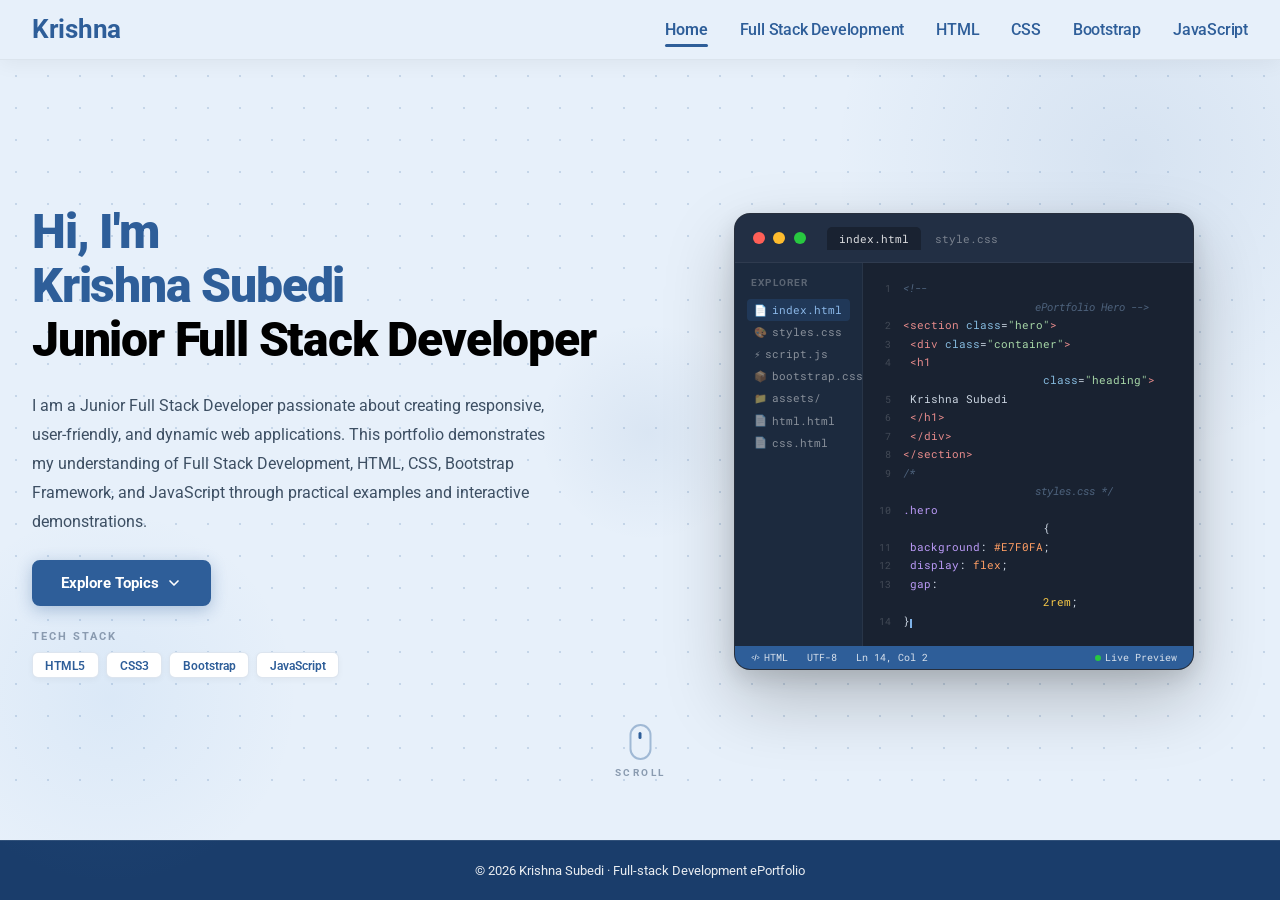
<file: index.html>
<!DOCTYPE html>
<html lang="en">

<head>
  <meta charset="UTF-8">
  <meta name="viewport" content="width=device-width, initial-scale=1.0, user-scalable=yes">
  <title>Krishna Subedi | Full Stack Developer Portfolio</title>

  <link rel="preconnect" href="https://fonts.googleapis.com">
  <link rel="preconnect" href="https://fonts.gstatic.com" crossorigin>
  <link
    href="https://fonts.googleapis.com/css2?family=Roboto:wght@300;400;500;700;900&family=Roboto+Mono:wght@400;500&display=swap"
    rel="stylesheet">
  <link rel="stylesheet" href="styles.css">
</head>

<body>

  <header class="navbar">
    <div class="nav-container">
      <a href="index.html" class="logo">Krishna</a>

      <button class="menu-toggle" id="mobileMenuBtn" aria-label="Open navigation menu" aria-expanded="false">
        <div class="bar"></div>
        <div class="bar"></div>
        <div class="bar"></div>
      </button>

      <ul class="nav-menu" id="navMenu">
        <li><a href="index.html" class="nav-link active">Home</a></li>
        <li><a href="full_stack.html" class="nav-link">Full Stack Development</a></li>
        <li><a href="html.html" class="nav-link">HTML</a></li>
        <li><a href="css.html" class="nav-link">CSS</a></li>
        <li><a href="bootstrap.html" class="nav-link">Bootstrap</a></li>
        <li><a href="js.html" class="nav-link">JavaScript</a></li>
      </ul>
    </div>
    <div class="menu-overlay" id="overlay"></div>
  </header>

  <main class="main-content">
    <section class="hero-section" id="hero">

      <div class="bg-blob bg-blob-1"></div>
      <div class="bg-blob bg-blob-2"></div>
      <div class="bg-blob bg-blob-3"></div>

      <div class="hero-container">

        <div class="hero-left">

          <h1 class="hero-heading">
            <span class="heading-accent">Hi, I'm<br>Krishna Subedi</span><br>
            Junior Full Stack Developer
          </h1>

          <p class="hero-subheading">
            I am a Junior Full Stack Developer passionate about creating responsive, user-friendly, and dynamic web
            applications. This portfolio demonstrates my understanding of Full Stack Development, HTML, CSS, Bootstrap
            Framework, and JavaScript through practical examples and interactive demonstrations.
          </p>

          <div class="hero-buttons">
            <div class="explore-dropdown" id="exploreDropdown">
              <button class="btn-primary explore-btn" id="exploreBtn" aria-haspopup="true" aria-expanded="false">
                Explore Topics
                <svg class="btn-icon explore-chevron" width="16" height="16" viewBox="0 0 24 24" fill="none"
                  stroke="currentColor" stroke-width="2.5" stroke-linecap="round" stroke-linejoin="round">
                  <path d="M6 9l6 6 6-6" />
                </svg>
              </button>
              <div class="explore-menu" id="exploreMenu" role="menu">
                <a href="full_stack.html" class="explore-item" role="menuitem">
                  <span class="explore-text">
                    <span class="explore-title">Full Stack</span>
                    <span class="explore-desc">Frontend &amp; Backend</span>
                  </span>
                </a>
                <a href="html.html" class="explore-item" role="menuitem">
                  <span class="explore-text">
                    <span class="explore-title">HTML</span>
                    <span class="explore-desc">Structure &amp; Semantics</span>
                  </span>
                </a>
                <a href="css.html" class="explore-item" role="menuitem">
                  <span class="explore-text">
                    <span class="explore-title">CSS</span>
                    <span class="explore-desc">Styling &amp; Animations</span>
                  </span>
                </a>
                <a href="js.html" class="explore-item" role="menuitem">
                  <span class="explore-text">
                    <span class="explore-title">JavaScript</span>
                    <span class="explore-desc">Interactivity &amp; Logic</span>
                  </span>
                </a>
                <a href="bootstrap.html" class="explore-item" role="menuitem">
                  <span class="explore-text">
                    <span class="explore-title">Bootstrap</span>
                    <span class="explore-desc">UI Framework</span>
                  </span>
                </a>
              </div>
            </div>

          </div>

          <p class="skills-label">Tech Stack</p>

          <div class="skills-row">
            <a style="text-decoration: none;" href="html.html" class="skill-tag">HTML5</a>
            <a style="text-decoration: none;" href="css.html" class="skill-tag">CSS3</a>
            <a style="text-decoration: none;" href="bootstrap.html" class="skill-tag">Bootstrap</a>
            <a style="text-decoration: none;" href="js.html" class="skill-tag">JavaScript</a>
          </div>

        </div>
        <div class="hero-right">

          <div class="code-editor" role="img" aria-label="Code editor illustration showing portfolio HTML and CSS code">

            <div class="editor-titlebar">
              <span class="traffic-dot td-red" title="Close"></span>
              <span class="traffic-dot td-yellow" title="Minimise"></span>
              <span class="traffic-dot td-green" title="Maximise"></span>
              <div class="editor-tabs">
                <div class="editor-tab active">index.html</div>
                <div class="editor-tab">style.css</div>
              </div>
            </div>

            <div class="editor-body">

              <div class="file-tree">
                <div class="tree-title">Explorer</div>
                <div class="tree-item active"><span class="tree-icon">📄</span>index.html</div>
                <div class="tree-item"><span class="tree-icon">🎨</span>styles.css</div>
                <div class="tree-item"><span class="tree-icon">⚡</span>script.js</div>
                <div class="tree-item"><span class="tree-icon">📦</span>bootstrap.css</div>
                <div class="tree-item"><span class="tree-icon">📁</span>assets/</div>
                <div class="tree-item"><span class="tree-icon">📄</span>html.html</div>
                <div class="tree-item"><span class="tree-icon">📄</span>css.html</div>
              </div>

              <div class="code-pane">
                <div class="code-line"><span class="ln">1</span><span class="code-text"><span class="t-comment">&lt;!--
                      ePortfolio Hero --&gt;</span></span></div>
                <div class="code-line"><span class="ln">2</span><span class="code-text"><span
                      class="t-tag">&lt;section</span> <span class="t-attr">class</span>=<span
                      class="t-str">"hero"</span><span class="t-tag">&gt;</span></span></div>
                <div class="code-line"><span class="ln">3</span><span class="code-text"> <span
                      class="t-tag">&lt;div</span> <span class="t-attr">class</span>=<span
                      class="t-str">"container"</span><span class="t-tag">&gt;</span></span></div>
                <div class="code-line"><span class="ln">4</span><span class="code-text"> <span
                      class="t-tag">&lt;h1</span>
                    <span class="t-attr">class</span>=<span class="t-str">"heading"</span><span
                      class="t-tag">&gt;</span></span></div>
                <div class="code-line"><span class="ln">5</span><span class="code-text"> Krishna Subedi</span></div>
                <div class="code-line"><span class="ln">6</span><span class="code-text"> <span
                      class="t-tag">&lt;/h1&gt;</span></span></div>
                <div class="code-line"><span class="ln">7</span><span class="code-text"> <span
                      class="t-tag">&lt;/div&gt;</span></span></div>
                <div class="code-line"><span class="ln">8</span><span class="code-text"><span
                      class="t-tag">&lt;/section&gt;</span></span></div>
                <div class="code-line"><span class="ln">9</span><span class="code-text"><span class="t-comment">/*
                      styles.css */</span></span></div>
                <div class="code-line"><span class="ln">10</span><span class="code-text"><span
                      class="t-prop">.hero</span>
                    {</span></div>
                <div class="code-line"><span class="ln">11</span><span class="code-text"> <span
                      class="t-prop">background</span>: <span class="t-val">#E7F0FA</span>;</span></div>
                <div class="code-line"><span class="ln">12</span><span class="code-text"> <span
                      class="t-prop">display</span>: <span class="t-val">flex</span>;</span></div>
                <div class="code-line"><span class="ln">13</span><span class="code-text"> <span
                      class="t-prop">gap</span>:
                    <span class="t-num">2rem</span>;</span></div>
                <div class="code-line"><span class="ln">14</span><span class="code-text">}<span
                      class="cursor"></span></span></div>
              </div>

            </div>
            <div class="editor-statusbar">
              <span class="status-item">
                <svg width="9" height="9" viewBox="0 0 24 24" fill="none" stroke="currentColor" stroke-width="2.5">
                  <path d="M7 8l-4 4 4 4M17 8l4 4-4 4M14 4l-4 16" />
                </svg>
                HTML
              </span>
              <span class="status-item">UTF-8</span>
              <span class="status-item">Ln 14, Col 2</span>
              <span class="status-item status-live">
                <span class="live-dot"></span>
                Live Preview
              </span>
            </div>

          </div>
        </div>
      </div><a href="#next-section" class="scroll-indicator" aria-label="Scroll down">
        <div class="scroll-mouse">
          <div class="scroll-wheel"></div>
        </div>
        <span class="scroll-label">Scroll</span>
      </a>

    </section>

    <div id="next-section"></div>

  </main>

  <footer class="site-footer" role="contentinfo">
    <div class="footer-bottom">
      <p>© 2026 Krishna Subedi · Full-stack Development ePortfolio</p>
    </div>
  </footer>

  <script>
    (function () {
      const menuToggle = document.getElementById('mobileMenuBtn');
      const navMenu = document.getElementById('navMenu');
      const overlay = document.getElementById('overlay');
      const navLinks = document.querySelectorAll('.nav-link');
      let isMenuOpen = false;

      function openMenu() {
        if (!navMenu || !menuToggle) return;
        navMenu.classList.add('active');
        menuToggle.classList.add('active');
        if (overlay) overlay.classList.add('active');
        menuToggle.setAttribute('aria-expanded', 'true');
        isMenuOpen = true;
        document.body.style.overflow = 'hidden';
      }

      function closeMenu() {
        if (!navMenu || !menuToggle) return;
        navMenu.classList.remove('active');
        menuToggle.classList.remove('active');
        if (overlay) overlay.classList.remove('active');
        menuToggle.setAttribute('aria-expanded', 'false');
        isMenuOpen = false;
        document.body.style.overflow = '';
      }

      if (menuToggle) {
        menuToggle.addEventListener('click', (e) => {
          e.stopPropagation();
          isMenuOpen ? closeMenu() : openMenu();
        });
      }

      navLinks.forEach(link => {
        link.addEventListener('click', () => {
          if (window.innerWidth <= 768 && isMenuOpen) closeMenu();
          navLinks.forEach(l => l.classList.remove('active'));
          link.classList.add('active');
        });
      });

      if (overlay) overlay.addEventListener('click', () => { if (isMenuOpen) closeMenu(); });

      window.addEventListener('resize', () => {
        if (window.innerWidth > 768 && isMenuOpen) closeMenu();
        if (window.innerWidth > 768 && navMenu && navMenu.classList.contains('active')) {
          navMenu.classList.remove('active');
          if (menuToggle) menuToggle.classList.remove('active');
          if (overlay) overlay.classList.remove('active');
          document.body.style.overflow = '';
          isMenuOpen = false;
        }
      });

      document.addEventListener('keydown', (e) => {
        if (e.key === 'Escape' && isMenuOpen) closeMenu();
      });

      if (window.innerWidth > 768 && navMenu) {
        navMenu.classList.remove('active');
        if (menuToggle) menuToggle.classList.remove('active');
        if (overlay) overlay.classList.remove('active');
        isMenuOpen = false;
        document.body.style.overflow = '';
      }
    })();

    // ---- Explore Portfolio Dropdown ----
    (function () {
      const wrapper = document.getElementById('exploreDropdown');
      const btn = document.getElementById('exploreBtn');
      const menu = document.getElementById('exploreMenu');
      if (!wrapper || !btn || !menu) return;

      let closeTimer;

      function openMenu() {
        clearTimeout(closeTimer);
        menu.classList.add('open');
        btn.setAttribute('aria-expanded', 'true');
      }

      function scheduleClose() {
        closeTimer = setTimeout(() => {
          menu.classList.remove('open');
          btn.setAttribute('aria-expanded', 'false');
        }, 120);
      }

      wrapper.addEventListener('mouseenter', openMenu);
      wrapper.addEventListener('mouseleave', scheduleClose);

      btn.addEventListener('click', () => {
        const isOpen = menu.classList.contains('open');
        isOpen ? scheduleClose() : openMenu();
      });

      document.addEventListener('click', (e) => {
        if (!wrapper.contains(e.target)) {
          menu.classList.remove('open');
          btn.setAttribute('aria-expanded', 'false');
        }
      });

      document.addEventListener('keydown', (e) => {
        if (e.key === 'Escape') {
          menu.classList.remove('open');
          btn.setAttribute('aria-expanded', 'false');
        }
      });
    })();
  </script>
</body>

</html>
</file>
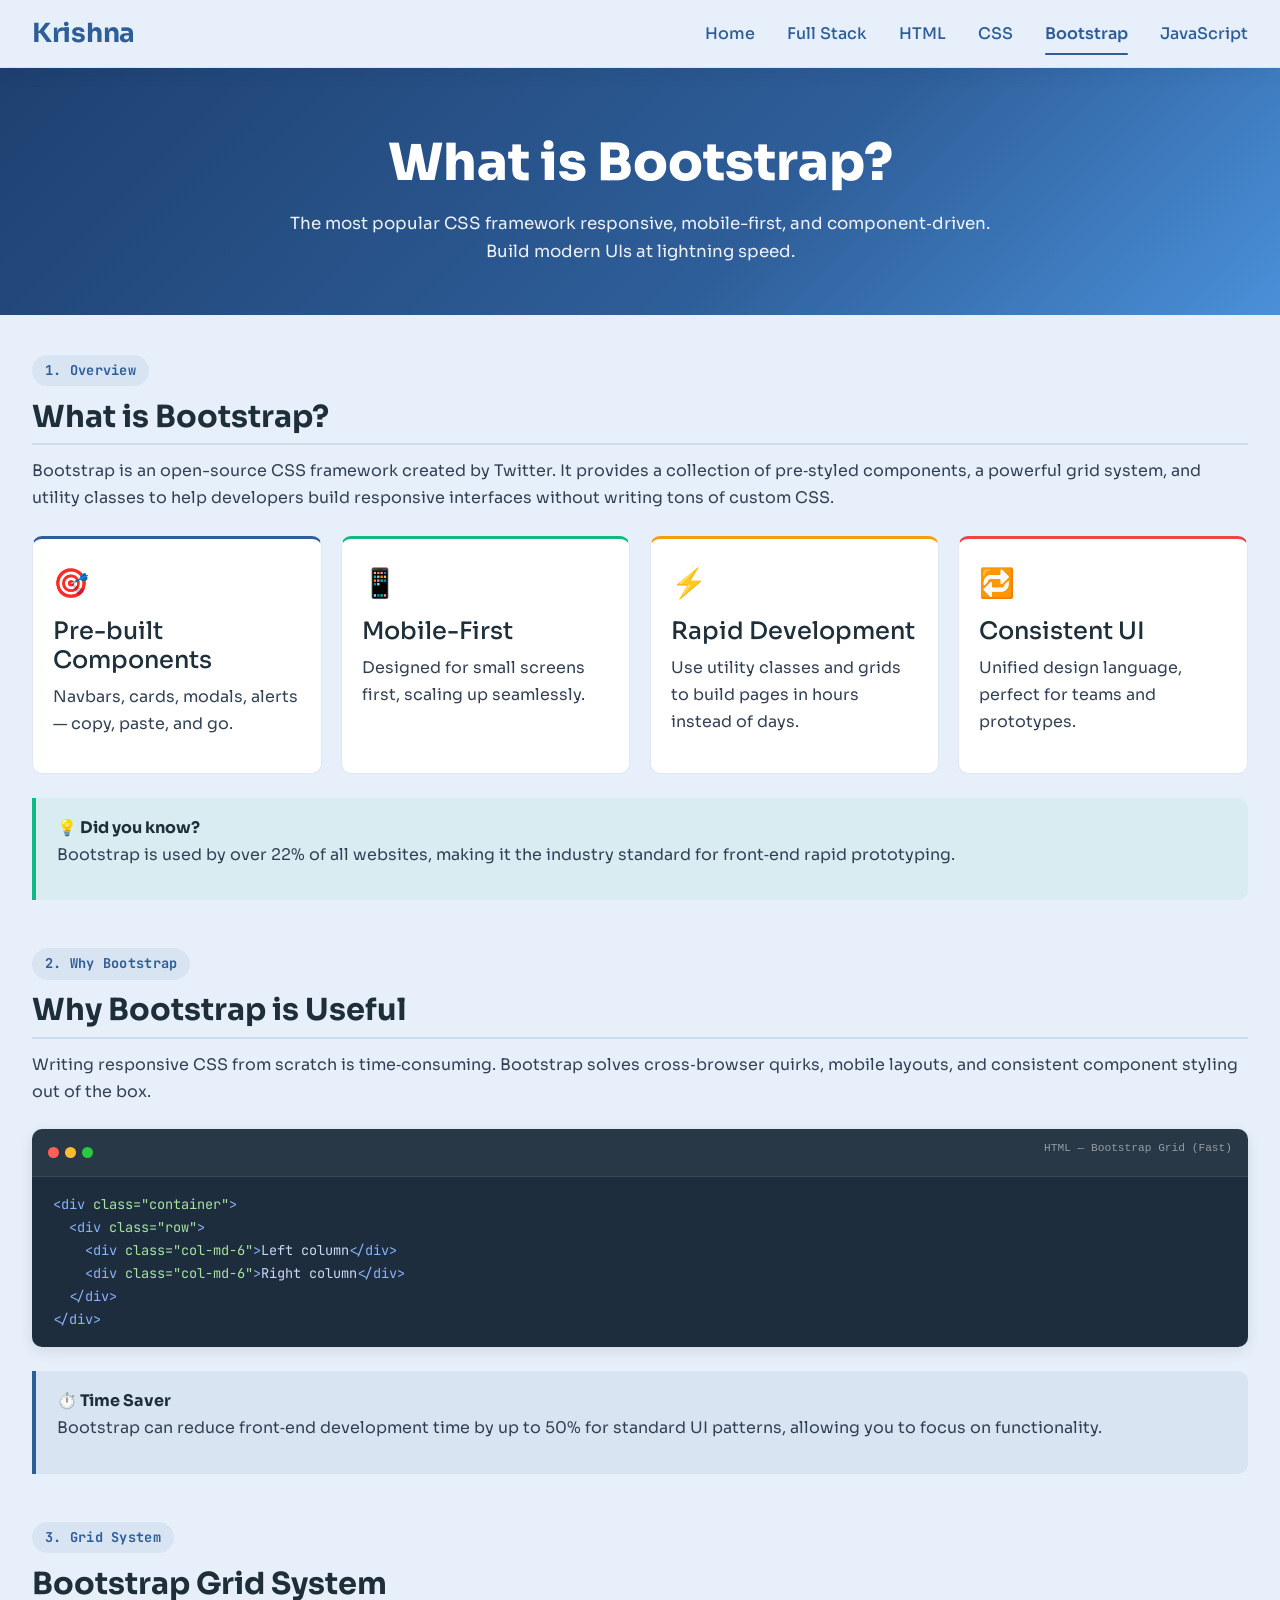
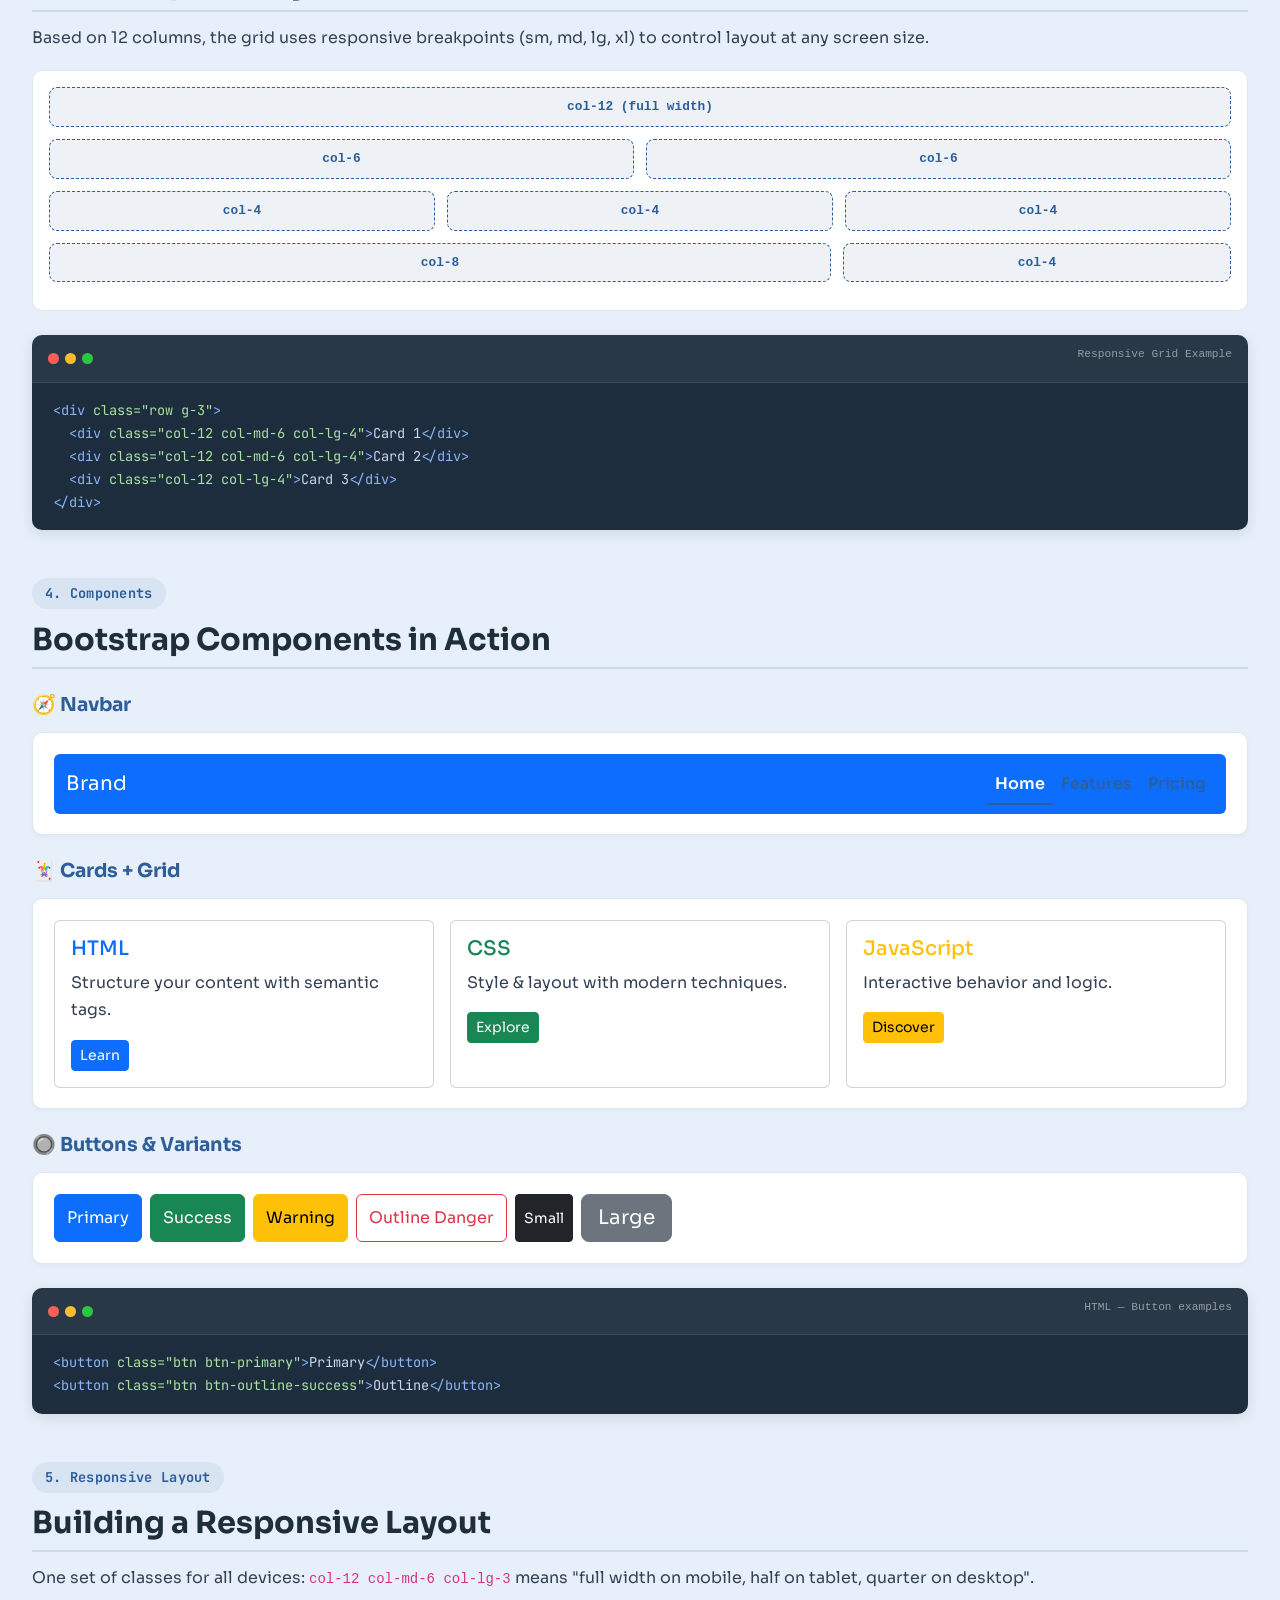
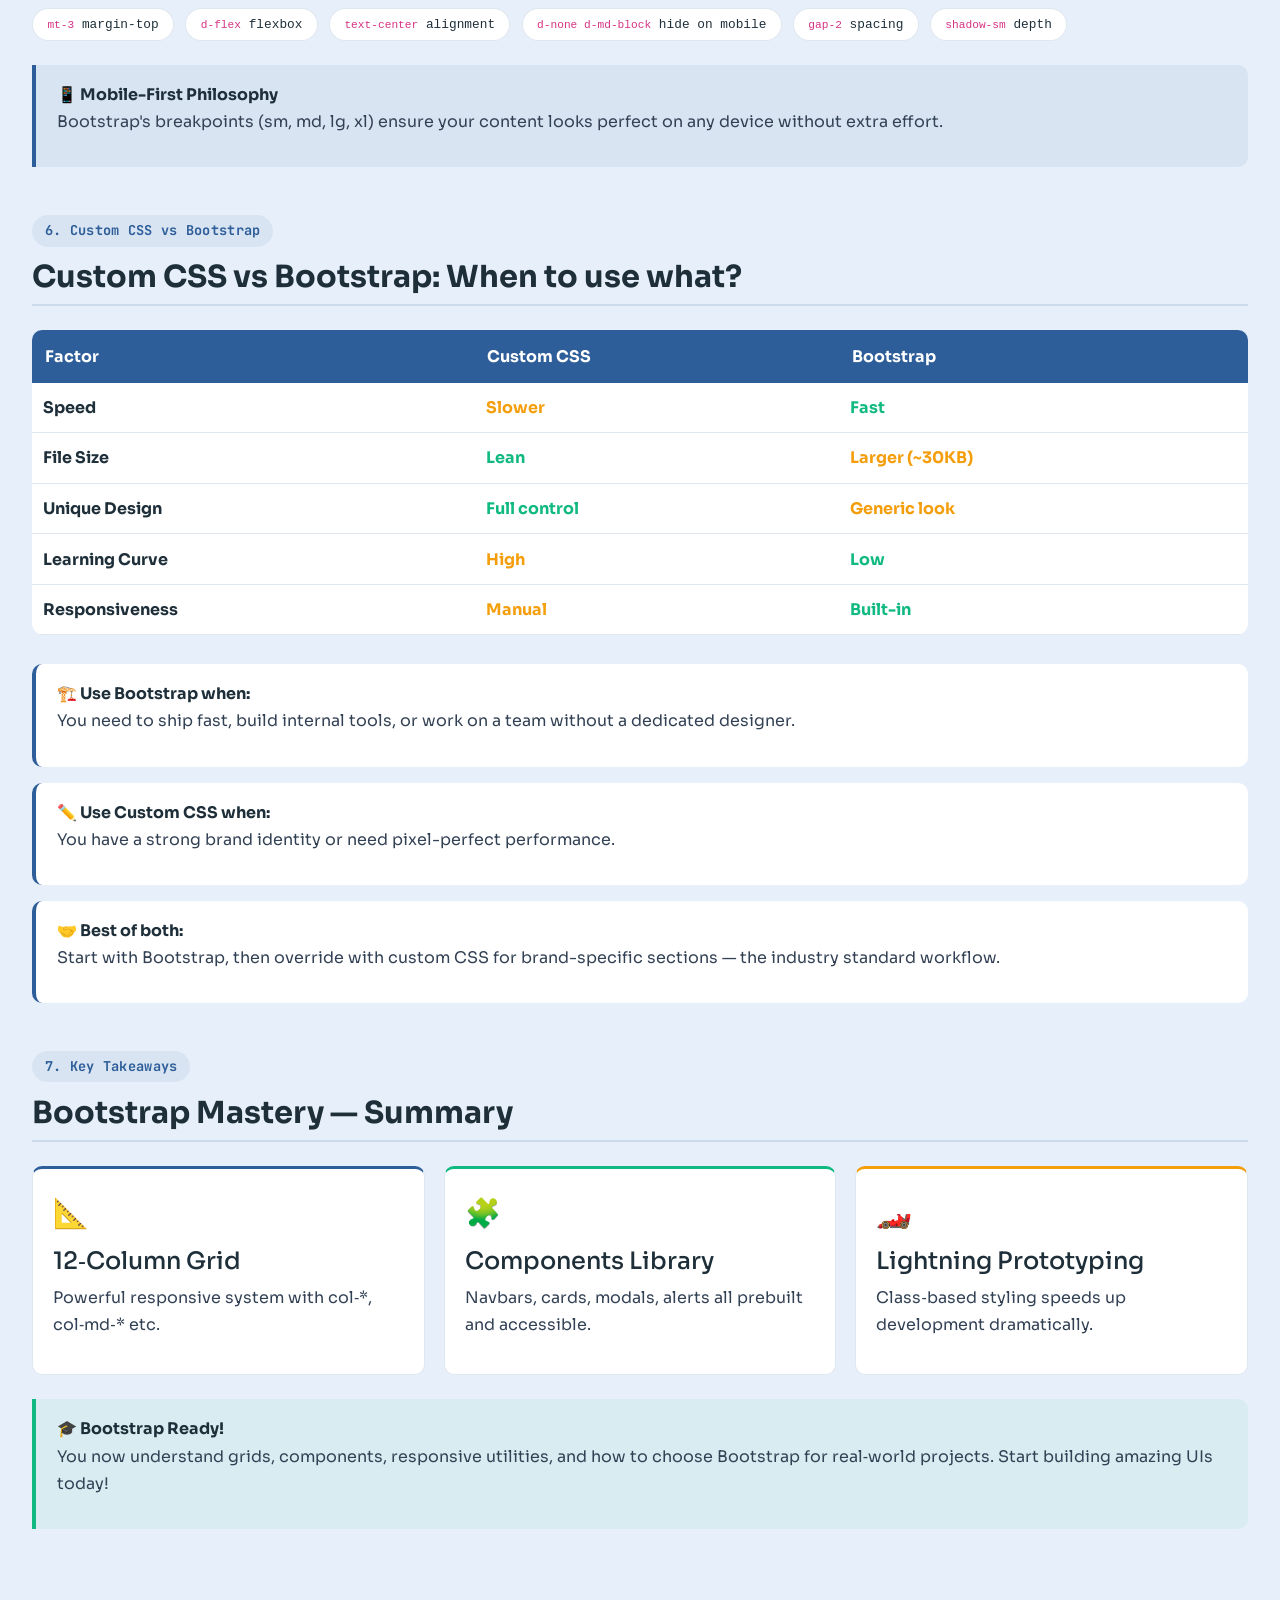
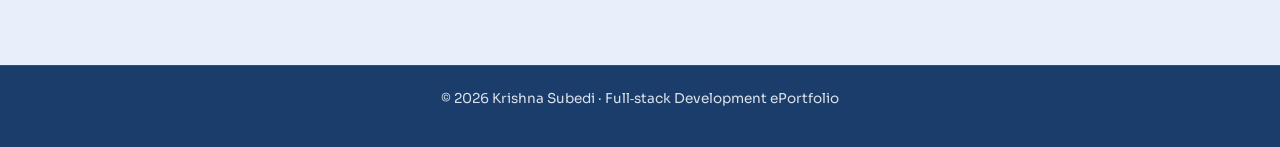
<file: bootstrap.html>
<!DOCTYPE html>
<html lang="en">

<head>
  <meta charset="UTF-8">
  <meta name="viewport" content="width=device-width, initial-scale=1.0, viewport-fit=cover, user-scalable=yes">
  <meta name="theme-color" content="#2E5E99">
  <meta name="apple-mobile-web-app-capable" content="yes">
  <title>Bootstrap In-Depth | Full Stack </title>

  <!-- Google Fonts + Bootstrap Icons (optional) -->
  <link rel="preconnect" href="https://fonts.googleapis.com">
  <link
    href="https://fonts.googleapis.com/css2?family=Sora:wght@400;600;700&family=JetBrains+Mono:wght@400;600&display=swap"
    rel="stylesheet">

  <!-- Bootstrap 5 Official CSS + JS (global for all components) -->
  <link href="https://cdn.jsdelivr.net/npm/bootstrap@5.3.0/dist/css/bootstrap.min.css" rel="stylesheet">
  <script src="https://cdn.jsdelivr.net/npm/bootstrap@5.3.0/dist/js/bootstrap.bundle.min.js" defer></script>
  <link rel="stylesheet" href="bootstrap.css">

</head>

<body>

  <div class="menu-overlay" id="overlay"></div>

  <header class="navbar-custom">
    <div class="nav-container">
      <a href="#" class="logo"> Krishna</a>
      <button class="menu-toggle" id="mobileMenuBtn" aria-label="Menu" aria-expanded="false">
        <div class="bar"></div>
        <div class="bar"></div>
        <div class="bar"></div>
      </button>
      <ul class="nav-menu" id="navMenu">
        <li><a href="index.html" class="nav-link">Home</a></li>
        <li><a href="fullstack.html" class="nav-link">Full Stack</a></li>
        <li><a href="html.html" class="nav-link">HTML</a></li>
        <li><a href="css.html" class="nav-link">CSS</a></li>
        <li><a href="bootstrap.html" class="nav-link active">Bootstrap</a></li>
        <li><a href="js.html" class="nav-link">JavaScript</a></li>
      </ul>
    </div>
  </header>

  <section class="hero">
    <h1>What is Bootstrap?</h1>
    <p>The most popular CSS framework responsive, mobile-first, and component‑driven. Build modern UIs at lightning
      speed.</p>
  </section>

  <div class="layout-container">
    <main class="doc-content">
      <!-- 1. Overview -->
      <div class="doc-section">
        <span class="section-number">1. Overview</span>
        <h2>What is Bootstrap?</h2>
        <p>Bootstrap is an open-source CSS framework created by Twitter. It provides a collection of pre‑styled
          components, a powerful grid system, and utility classes to help developers build responsive interfaces without
          writing tons of custom CSS.</p>
        <div class="card-grid">
          <div class="info-card">
            <div class="card-icon">🎯</div>
            <h4>Pre-built Components</h4>
            <p>Navbars, cards, modals, alerts — copy, paste, and go.</p>
          </div>
          <div class="info-card green">
            <div class="card-icon">📱</div>
            <h4>Mobile-First</h4>
            <p>Designed for small screens first, scaling up seamlessly.</p>
          </div>
          <div class="info-card orange">
            <div class="card-icon">⚡</div>
            <h4>Rapid Development</h4>
            <p>Use utility classes and grids to build pages in hours instead of days.</p>
          </div>
          <div class="info-card red">
            <div class="card-icon">🔁</div>
            <h4>Consistent UI</h4>
            <p>Unified design language, perfect for teams and prototypes.</p>
          </div>
        </div>
        <div class="callout success"><strong>💡 Did you know?</strong>
          <p>Bootstrap is used by over 22% of all websites, making it the industry standard for front‑end rapid
            prototyping.</p>
        </div>
      </div>

      <!-- 2. Why Bootstrap -->
      <div class="doc-section">
        <span class="section-number">2. Why Bootstrap</span>
        <h2>Why Bootstrap is Useful</h2>
        <p>Writing responsive CSS from scratch is time‑consuming. Bootstrap solves cross‑browser quirks, mobile layouts,
          and consistent component styling out of the box.</p>
        <div class="code-block">
          <div class="code-block-header">
            <div class="code-dots"><span></span><span></span><span></span></div><span class="code-lang">HTML — Bootstrap
              Grid (Fast)</span>
          </div>
          <pre><span class="op">&lt;div</span> <span class="str">class=</span><span class="str">"container"</span><span class="op">&gt;</span>
  <span class="op">&lt;div</span> <span class="str">class=</span><span class="str">"row"</span><span class="op">&gt;</span>
    <span class="op">&lt;div</span> <span class="str">class=</span><span class="str">"col-md-6"</span><span class="op">&gt;</span>Left column<span class="op">&lt;/div&gt;</span>
    <span class="op">&lt;div</span> <span class="str">class=</span><span class="str">"col-md-6"</span><span class="op">&gt;</span>Right column<span class="op">&lt;/div&gt;</span>
  <span class="op">&lt;/div&gt;</span>
<span class="op">&lt;/div&gt;</span></pre>
        </div>
        <div class="callout"><strong>⏱️ Time Saver</strong>
          <p>Bootstrap can reduce front‑end development time by up to 50% for standard UI patterns, allowing you to
            focus on functionality.</p>
        </div>
      </div>

      <!-- 3. Grid System -->
      <div class="doc-section">
        <span class="section-number">3. Grid System</span>
        <h2>Bootstrap Grid System</h2>
        <p>Based on 12 columns, the grid uses responsive breakpoints (sm, md, lg, xl) to control layout at any screen
          size.</p>
        <div class="grid-demo">
          <div class="grid-demo-row">
            <div class="grid-col full">col-12 (full width)</div>
          </div>
          <div class="grid-demo-row">
            <div class="grid-col half">col-6</div>
            <div class="grid-col half">col-6</div>
          </div>
          <div class="grid-demo-row">
            <div class="grid-col third">col-4</div>
            <div class="grid-col third">col-4</div>
            <div class="grid-col third">col-4</div>
          </div>
          <div class="grid-demo-row">
            <div class="grid-col wide">col-8</div>
            <div class="grid-col narrow">col-4</div>
          </div>
        </div>
        <div class="code-block">
          <div class="code-block-header">
            <div class="code-dots"><span></span><span></span><span></span></div><span class="code-lang">Responsive Grid
              Example</span>
          </div>
          <pre><span class="op">&lt;div</span> <span class="str">class=</span><span class="str">"row g-3"</span><span class="op">&gt;</span>
  <span class="op">&lt;div</span> <span class="str">class=</span><span class="str">"col-12 col-md-6 col-lg-4"</span><span class="op">&gt;</span>Card 1<span class="op">&lt;/div&gt;</span>
  <span class="op">&lt;div</span> <span class="str">class=</span><span class="str">"col-12 col-md-6 col-lg-4"</span><span class="op">&gt;</span>Card 2<span class="op">&lt;/div&gt;</span>
  <span class="op">&lt;div</span> <span class="str">class=</span><span class="str">"col-12 col-lg-4"</span><span class="op">&gt;</span>Card 3<span class="op">&lt;/div&gt;</span>
<span class="op">&lt;/div&gt;</span></pre>
        </div>
      </div>

      <!-- 4. Components (Live examples) -->
      <div class="doc-section">
        <span class="section-number">4. Components</span>
        <h2>Bootstrap Components in Action</h2>
        <h3>🧭 Navbar</h3>
        <div class="bs-live-demo">
          <nav class="navbar navbar-expand-lg navbar-dark bg-primary rounded">
            <div class="container-fluid"><a class="navbar-brand" href="#">Brand</a>
              <button class="navbar-toggler" type="button" data-bs-toggle="collapse" data-bs-target="#demoNavbar"><span
                  class="navbar-toggler-icon"></span></button>
              <div class="collapse navbar-collapse" id="demoNavbar">
                <ul class="navbar-nav ms-auto">
                  <li class="nav-item"><a class="nav-link active" href="#">Home</a></li>
                  <li class="nav-item"><a class="nav-link" href="#">Features</a></li>
                  <li class="nav-item"><a class="nav-link" href="#">Pricing</a></li>
                </ul>
              </div>
            </div>
          </nav>
        </div>
        <h3>🃏 Cards + Grid</h3>
        <div class="bs-live-demo">
          <div class="row g-3">
            <div class="col-md-4">
              <div class="card h-100">
                <div class="card-body">
                  <h5 class="card-title text-primary">HTML</h5>
                  <p class="card-text">Structure your content with semantic tags.</p><a href="#"
                    class="btn btn-sm btn-primary">Learn</a>
                </div>
              </div>
            </div>
            <div class="col-md-4">
              <div class="card h-100">
                <div class="card-body">
                  <h5 class="card-title text-success">CSS</h5>
                  <p class="card-text">Style & layout with modern techniques.</p><a href="#"
                    class="btn btn-sm btn-success">Explore</a>
                </div>
              </div>
            </div>
            <div class="col-md-4">
              <div class="card h-100">
                <div class="card-body">
                  <h5 class="card-title text-warning">JavaScript</h5>
                  <p class="card-text">Interactive behavior and logic.</p><a href="#"
                    class="btn btn-sm btn-warning">Discover</a>
                </div>
              </div>
            </div>
          </div>
        </div>
        <h3>🔘 Buttons & Variants</h3>
        <div class="bs-live-demo d-flex flex-wrap gap-2">
          <button class="btn btn-primary">Primary</button>
          <button class="btn btn-success">Success</button>
          <button class="btn btn-warning">Warning</button>
          <button class="btn btn-outline-danger">Outline Danger</button>
          <button class="btn btn-dark btn-sm">Small</button>
          <button class="btn btn-secondary btn-lg">Large</button>
        </div>
        <div class="code-block">
          <div class="code-block-header">
            <div class="code-dots"><span></span><span></span><span></span></div><span class="code-lang">HTML — Button
              examples</span>
          </div>
          <pre><span class="op">&lt;button</span> <span class="str">class=</span><span class="str">"btn btn-primary"</span><span class="op">&gt;</span>Primary<span class="op">&lt;/button&gt;</span>
<span class="op">&lt;button</span> <span class="str">class=</span><span class="str">"btn btn-outline-success"</span><span class="op">&gt;</span>Outline<span class="op">&lt;/button&gt;</span></pre>
        </div>
      </div>

      <!-- 5. Responsive Layout -->
      <div class="doc-section">
        <span class="section-number">5. Responsive Layout</span>
        <h2>Building a Responsive Layout</h2>
        <p>One set of classes for all devices: <code>col-12 col-md-6 col-lg-3</code> means "full width on mobile, half
          on tablet, quarter on desktop".</p>
        <div class="utility-grid">
          <div class="utility-chip"><code>mt-3</code> margin-top</div>
          <div class="utility-chip"><code>d-flex</code> flexbox</div>
          <div class="utility-chip"><code>text-center</code> alignment</div>
          <div class="utility-chip"><code>d-none d-md-block</code> hide on mobile</div>
          <div class="utility-chip"><code>gap-2</code> spacing</div>
          <div class="utility-chip"><code>shadow-sm</code> depth</div>
        </div>
        <div class="callout"><strong>📱 Mobile-First Philosophy</strong>
          <p>Bootstrap's breakpoints (sm, md, lg, xl) ensure your content looks perfect on any device without extra
            effort.</p>
        </div>
      </div>

      <!-- 6. Comparison -->
      <div class="doc-section">
        <span class="section-number">6. Custom CSS vs Bootstrap</span>
        <h2>Custom CSS vs Bootstrap: When to use what?</h2>
        <div class="table-wrapper">
          <table class="compare-table">
            <thead>
              <tr>
                <th>Factor</th>
                <th>Custom CSS</th>
                <th>Bootstrap</th>
              </tr>
            </thead>
            <tbody>
              <tr>
                <td><strong>Speed</strong></td>
                <td><span class="tag-warn">Slower</span></td>
                <td><span class="tag-yes">Fast</span></td>
              </tr>
              <tr>
                <td><strong>File Size</strong></td>
                <td><span class="tag-yes">Lean</span></td>
                <td><span class="tag-warn">Larger (~30KB)</span></td>
              </tr>
              <tr>
                <td><strong>Unique Design</strong></td>
                <td><span class="tag-yes">Full control</span></td>
                <td><span class="tag-warn">Generic look</span></td>
              </tr>
              <tr>
                <td><strong>Learning Curve</strong></td>
                <td><span class="tag-warn">High</span></td>
                <td><span class="tag-yes">Low</span></td>
              </tr>
              <tr>
                <td><strong>Responsiveness</strong></td>
                <td><span class="tag-warn">Manual</span></td>
                <td><span class="tag-yes">Built-in</span></td>
              </tr>
            </tbody>
          </table>
        </div>
        <div class="verdict-box">
          <div class="verdict-item"><strong>🏗️ Use Bootstrap when:</strong>
            <p>You need to ship fast, build internal tools, or work on a team without a dedicated designer.</p>
          </div>
          <div class="verdict-item"><strong>✏️ Use Custom CSS when:</strong>
            <p>You have a strong brand identity or need pixel-perfect performance.</p>
          </div>
          <div class="verdict-item"><strong>🤝 Best of both:</strong>
            <p>Start with Bootstrap, then override with custom CSS for brand-specific sections — the industry standard
              workflow.</p>
          </div>
        </div>
      </div>

      <!-- 7. Summary -->
      <div class="doc-section">
        <span class="section-number">7. Key Takeaways</span>
        <h2>Bootstrap Mastery — Summary</h2>
        <div class="card-grid">
          <div class="info-card">
            <div class="card-icon">📐</div>
            <h4>12‑Column Grid</h4>
            <p>Powerful responsive system with col‑*, col‑md‑* etc.</p>
          </div>
          <div class="info-card green">
            <div class="card-icon">🧩</div>
            <h4>Components Library</h4>
            <p>Navbars, cards, modals, alerts all prebuilt and accessible.</p>
          </div>
          <div class="info-card orange">
            <div class="card-icon">🏎️</div>
            <h4>Lightning Prototyping</h4>
            <p>Class‑based styling speeds up development dramatically.</p>
          </div>
        </div>
        <div class="callout success"><strong>🎓 Bootstrap Ready!</strong>
          <p>You now understand grids, components, responsive utilities, and how to choose Bootstrap for real‑world
            projects. Start building amazing UIs today!</p>
        </div>
      </div>
    </main>
  </div>

  <footer class="site-footer">
    <div class="footer-bottom">
      <p>© 2026 Krishna Subedi · Full‑stack Development ePortfolio</p>
    </div>
  </footer>

  <script>
    // Navbar toggle & overlay (fully responsive)
    (function () {
      const toggle = document.getElementById('mobileMenuBtn');
      const menu = document.getElementById('navMenu');
      const overlay = document.getElementById('overlay');
      let isOpen = false;

      function open() {
        if (!menu) return;
        menu.classList.add('active');
        toggle?.classList.add('active');
        overlay?.classList.add('active');
        toggle?.setAttribute('aria-expanded', 'true');
        document.body.style.overflow = 'hidden';
        isOpen = true;
      }
      function close() {
        if (!menu) return;
        menu.classList.remove('active');
        toggle?.classList.remove('active');
        overlay?.classList.remove('active');
        toggle?.setAttribute('aria-expanded', 'false');
        document.body.style.overflow = '';
        isOpen = false;
      }
      if (toggle) toggle.addEventListener('click', (e) => { e.stopPropagation(); isOpen ? close() : open(); });
      if (overlay) overlay.addEventListener('click', close);
      window.addEventListener('resize', () => { if (window.innerWidth > 1024 && isOpen) close(); });
      document.querySelectorAll('.nav-link').forEach(link => link.addEventListener('click', () => { if (window.innerWidth <= 1024 && isOpen) close(); }));
    })();

    // Section reveal animation
    (function () {
      const sections = document.querySelectorAll('.doc-section');
      const observer = new IntersectionObserver((entries) => {
        entries.forEach(entry => { if (entry.isIntersecting) entry.target.classList.add('visible'); });
      }, { threshold: 0.1 });
      sections.forEach((sec, idx) => { sec.style.transitionDelay = `${idx * 0.05}s`; observer.observe(sec); });
    })();
  </script>
</body>

</html>
</file>
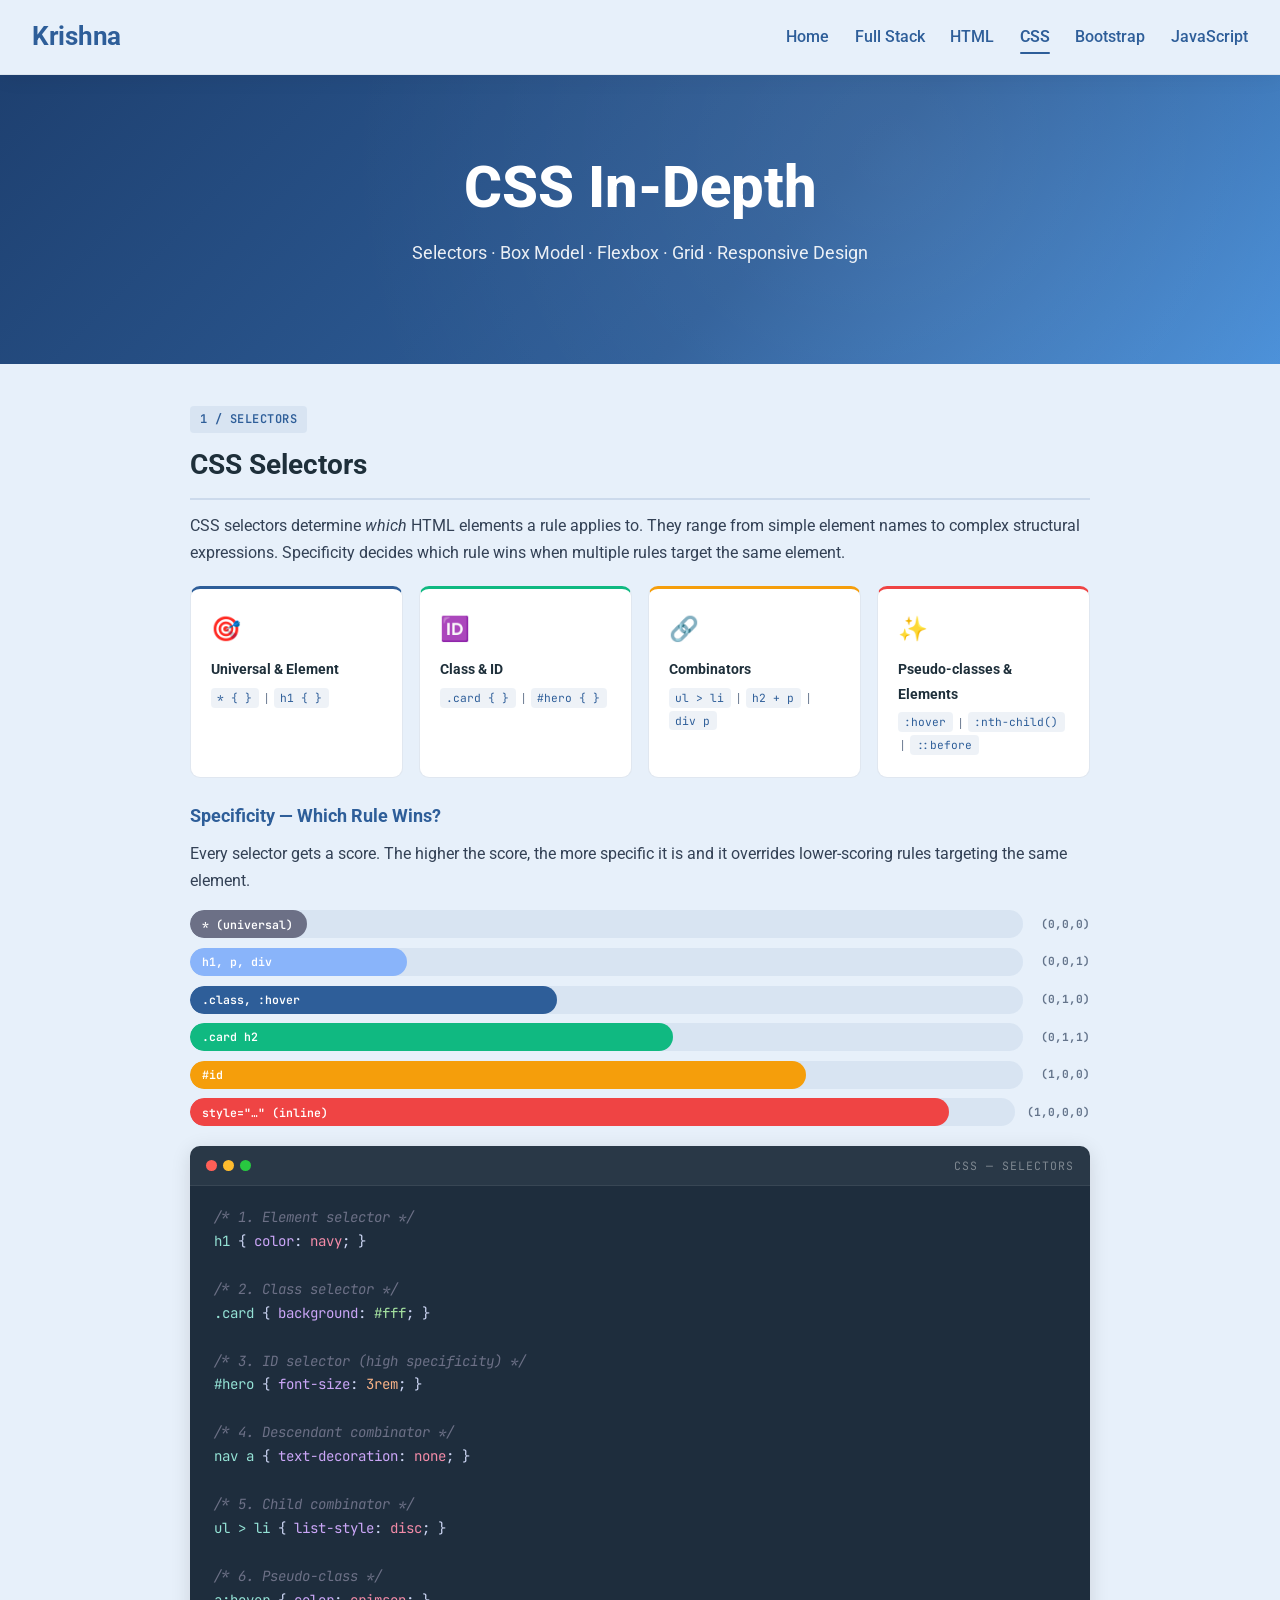
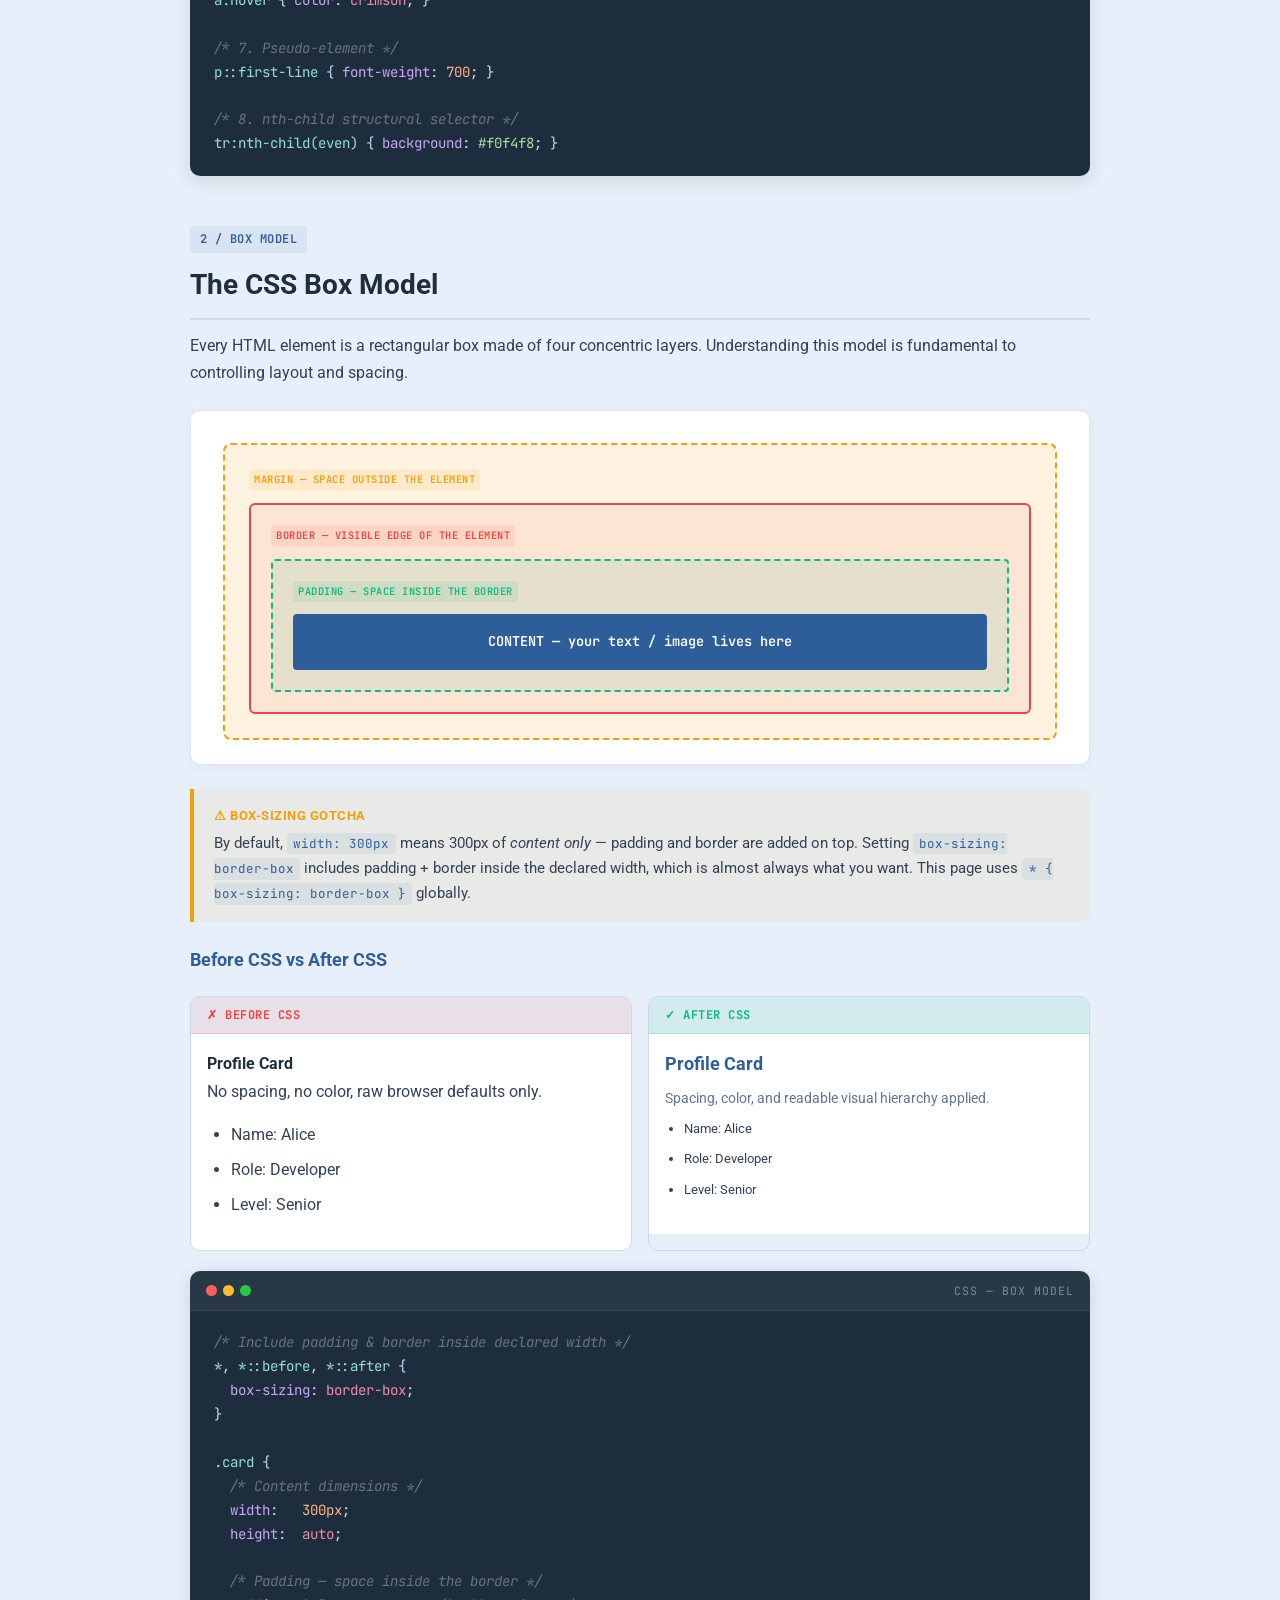
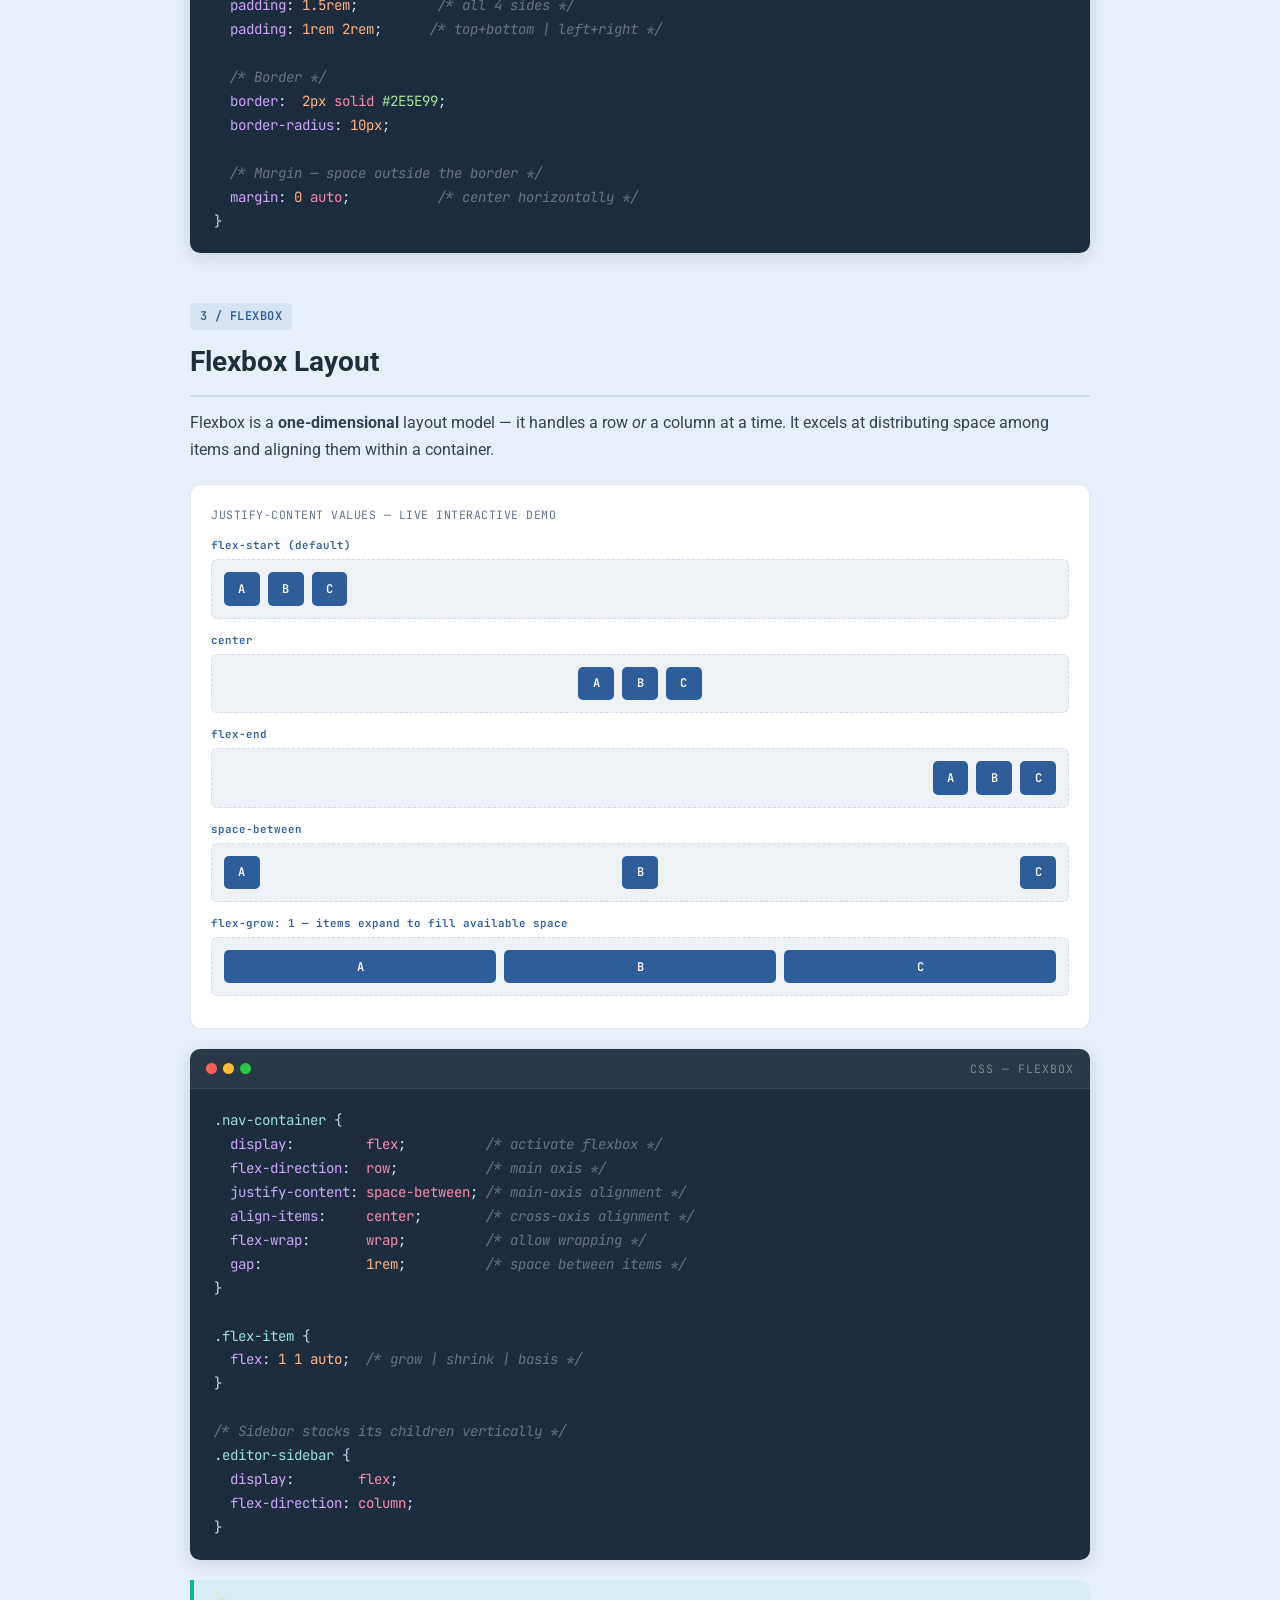
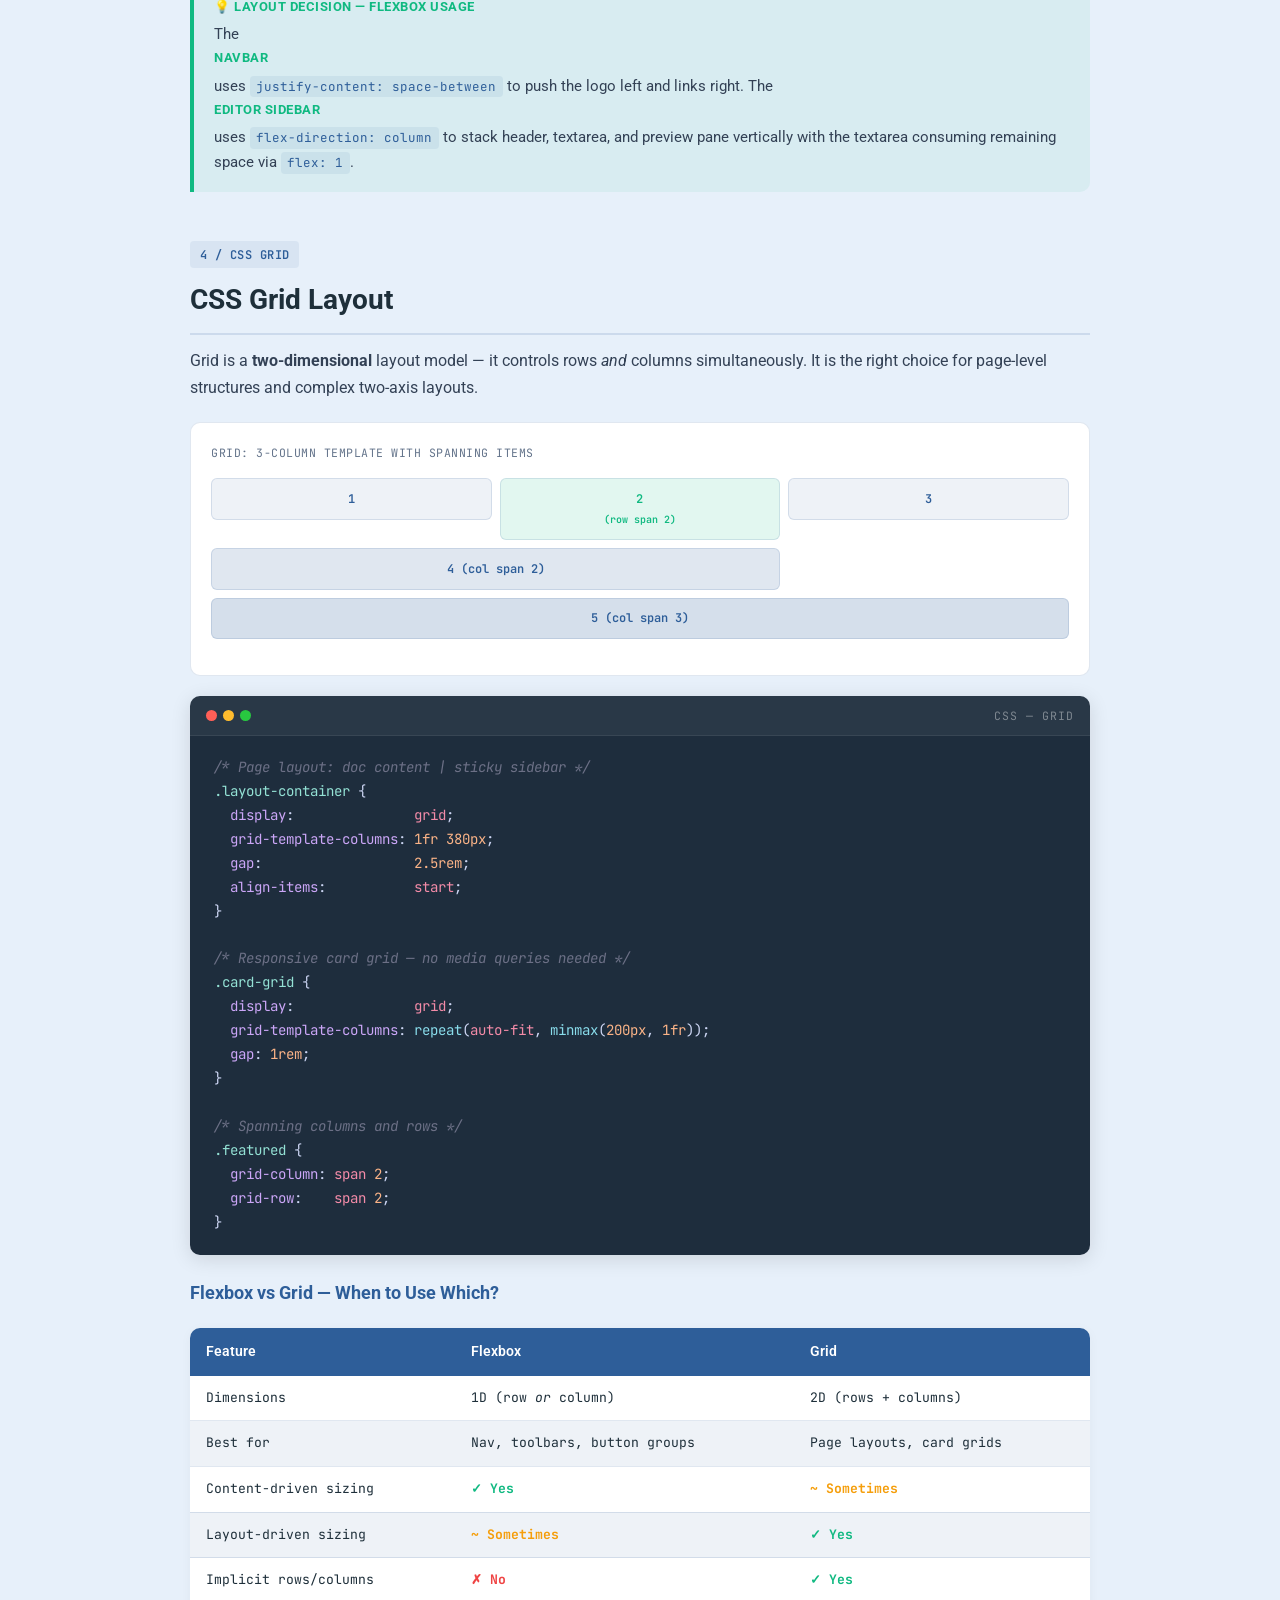
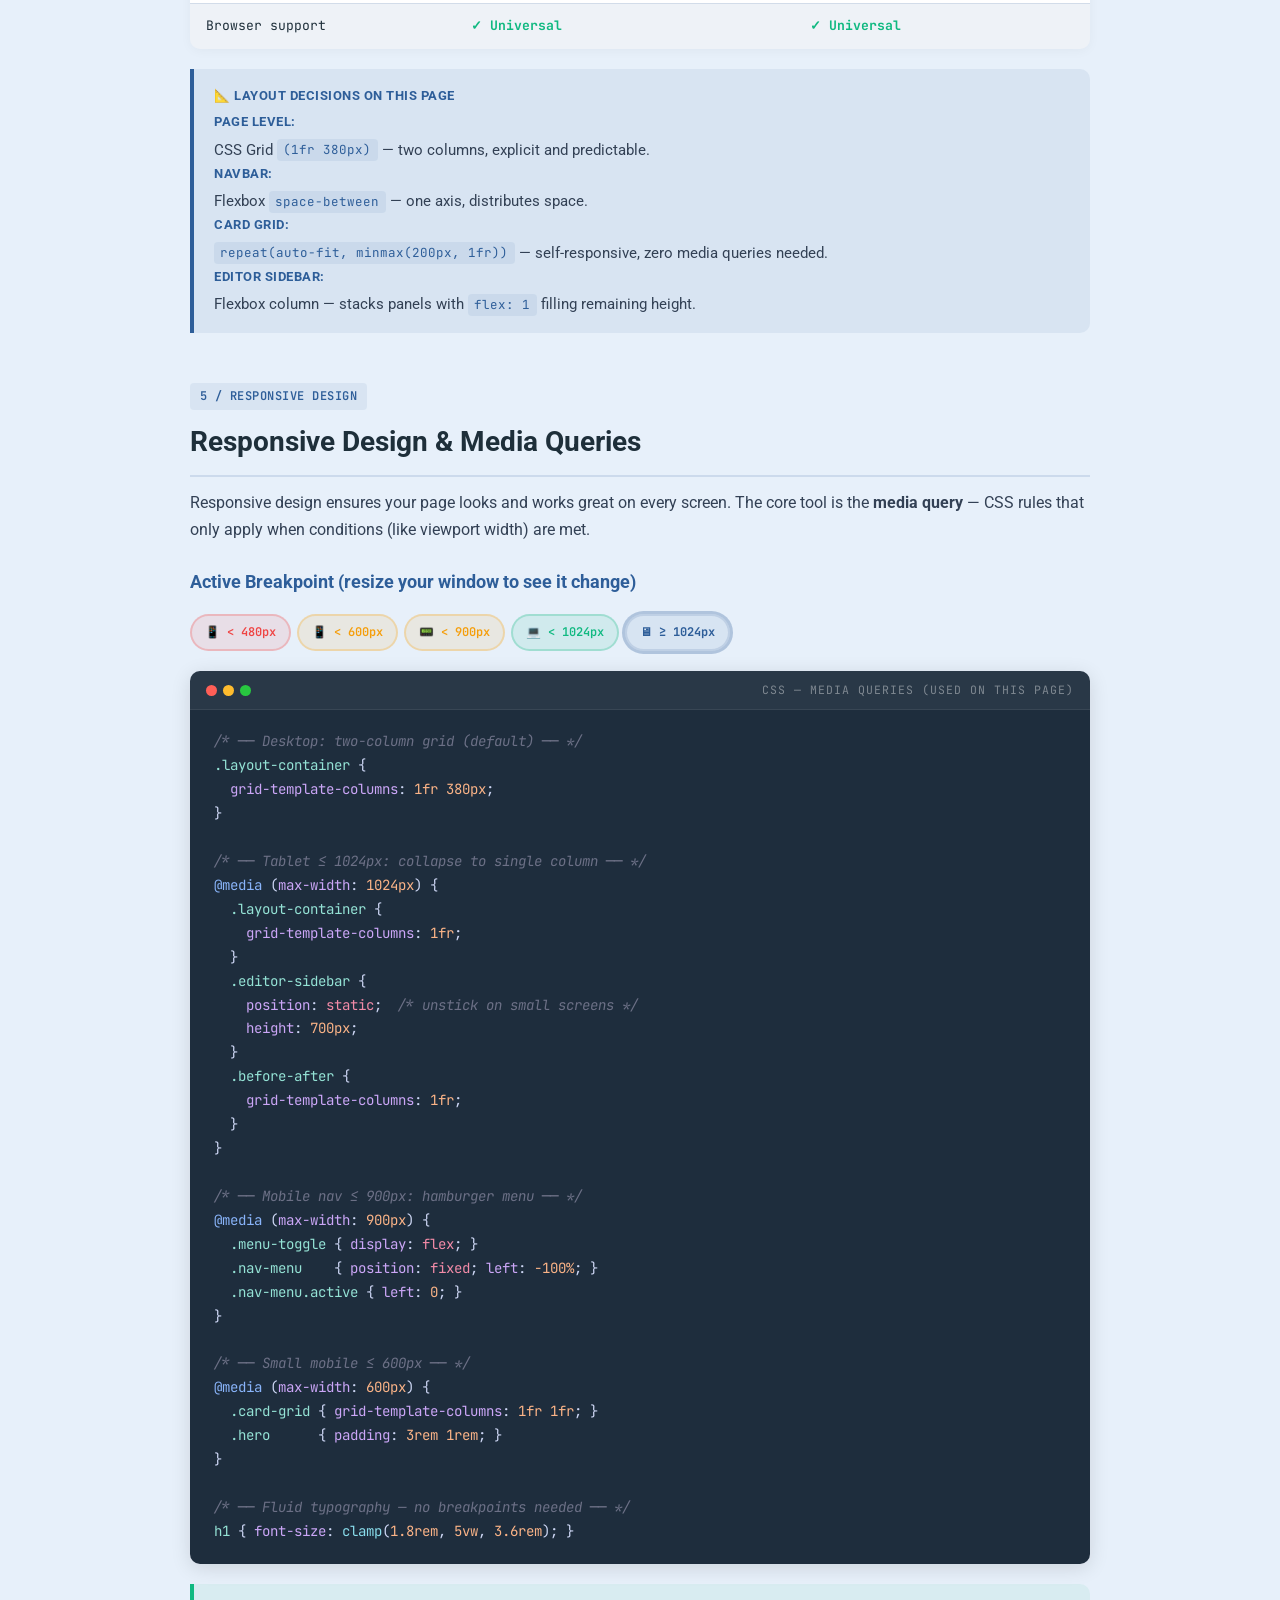
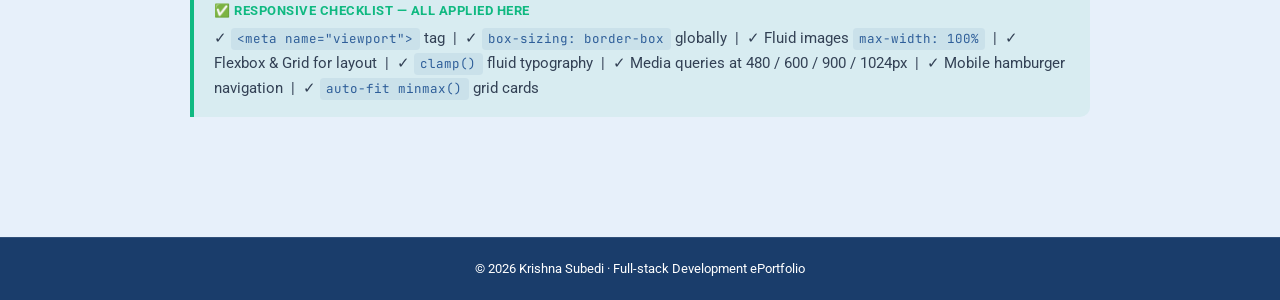
<file: css.html>
<!DOCTYPE html>
<html lang="en">
<head>
  <meta charset="UTF-8">
  <meta name="viewport" content="width=device-width, initial-scale=1.0, user-scalable=yes">
  <title>CSS In-Depth | Full Stack Development</title>
  <link rel="preconnect" href="https://fonts.googleapis.com">
  <link rel="stylesheet" href="css.css">
  <link href="https://fonts.googleapis.com/css2?family=Roboto:wght@400;500;700;800&family=JetBrains+Mono:wght@400;600&display=swap" rel="stylesheet">
</head>
<body>

<!-- NAVBAR -->
<header class="navbar">
  <div class="nav-container">
    <a href="index.html" class="logo">Krishna</a>
    <button class="menu-toggle" id="mobileMenuBtn" aria-label="Open navigation menu" aria-expanded="false">
      <div class="bar"></div><div class="bar"></div><div class="bar"></div>
    </button>
    <ul class="nav-menu" id="navMenu">
      <li><a href="index.html"      class="nav-link">Home</a></li>
      <li><a href="full_stack.html" class="nav-link">Full Stack</a></li>
      <li><a href="html.html"       class="nav-link">HTML</a></li>
      <li><a href="css.html"        class="nav-link active">CSS</a></li>
      <li><a href="bootstrap.html"  class="nav-link">Bootstrap</a></li>
      <li><a href="js.html"         class="nav-link">JavaScript</a></li>
    </ul>
  </div>
  <div class="menu-overlay" id="overlay"></div>
</header>

<!-- HERO -->
<section class="hero">
  <h1>CSS In-Depth</h1>
  <p>Selectors · Box Model · Flexbox · Grid · Responsive Design</p>
</section>

<!-- MAIN LAYOUT -->
<div class="layout-container">
  <main class="doc-content">

    <!-- 01 SELECTORS -->
    <div class="doc-section">
      <span class="section-number">1 / SELECTORS</span>
      <h2>CSS Selectors</h2>
      <p>CSS selectors determine <em>which</em> HTML elements a rule applies to. They range from simple element names to complex structural expressions. Specificity decides which rule wins when multiple rules target the same element.</p>

      <div class="card-grid">
        <div class="info-card">
          <div class="card-icon">🎯</div>
          <h4>Universal &amp; Element</h4>
          <p><code>* { }</code> &nbsp;|&nbsp; <code>h1 { }</code></p>
        </div>
        <div class="info-card green">
          <div class="card-icon">🆔</div>
          <h4>Class &amp; ID</h4>
          <p><code>.card { }</code> &nbsp;|&nbsp; <code>#hero { }</code></p>
        </div>
        <div class="info-card orange">
          <div class="card-icon">🔗</div>
          <h4>Combinators</h4>
          <p><code>ul &gt; li</code> &nbsp;|&nbsp; <code>h2 + p</code> &nbsp;|&nbsp; <code>div p</code></p>
        </div>
        <div class="info-card red">
          <div class="card-icon">✨</div>
          <h4>Pseudo-classes &amp; Elements</h4>
          <p><code>:hover</code> &nbsp;|&nbsp; <code>:nth-child()</code> &nbsp;|&nbsp; <code>::before</code></p>
        </div>
      </div>

      <h3>Specificity — Which Rule Wins?</h3>
      <p>Every selector gets a score. The higher the score, the more specific it is and it overrides lower-scoring rules targeting the same element.</p>

      <div class="specificity-ladder" id="specLadder">
        <div class="spec-row">
          <div class="spec-bar-wrap"><div class="spec-bar" data-w="14" style="background:#6c7086;">* (universal)</div></div>
          <span class="spec-badge">(0,0,0)</span>
        </div>
        <div class="spec-row">
          <div class="spec-bar-wrap"><div class="spec-bar" data-w="26" style="background:#89b4fa;">h1, p, div</div></div>
          <span class="spec-badge">(0,0,1)</span>
        </div>
        <div class="spec-row">
          <div class="spec-bar-wrap"><div class="spec-bar" data-w="44" style="background:#2E5E99;">.class, :hover</div></div>
          <span class="spec-badge">(0,1,0)</span>
        </div>
        <div class="spec-row">
          <div class="spec-bar-wrap"><div class="spec-bar" data-w="58" style="background:#10b981;">.card h2</div></div>
          <span class="spec-badge">(0,1,1)</span>
        </div>
        <div class="spec-row">
          <div class="spec-bar-wrap"><div class="spec-bar" data-w="74" style="background:#f59e0b;">#id</div></div>
          <span class="spec-badge">(1,0,0)</span>
        </div>
        <div class="spec-row">
          <div class="spec-bar-wrap"><div class="spec-bar" data-w="92" style="background:#ef4444;">style="…" (inline)</div></div>
          <span class="spec-badge">(1,0,0,0)</span>
        </div>
      </div>

      <div class="code-block">
        <div class="code-block-header">
          <div class="code-dots"><span></span><span></span><span></span></div>
          <span class="code-lang">CSS — Selectors</span>
        </div>
        <pre><span class="cm">/* 1. Element selector */</span>
<span class="prop">h1</span> { <span class="kw">color</span>: <span class="cn">navy</span>; }

<span class="cm">/* 2. Class selector */</span>
<span class="prop">.card</span> { <span class="kw">background</span>: <span class="str">#fff</span>; }

<span class="cm">/* 3. ID selector (high specificity) */</span>
<span class="prop">#hero</span> { <span class="kw">font-size</span>: <span class="num">3rem</span>; }

<span class="cm">/* 4. Descendant combinator */</span>
<span class="prop">nav a</span> { <span class="kw">text-decoration</span>: <span class="cn">none</span>; }

<span class="cm">/* 5. Child combinator */</span>
<span class="prop">ul > li</span> { <span class="kw">list-style</span>: <span class="cn">disc</span>; }

<span class="cm">/* 6. Pseudo-class */</span>
<span class="prop">a:hover</span> { <span class="kw">color</span>: <span class="cn">crimson</span>; }

<span class="cm">/* 7. Pseudo-element */</span>
<span class="prop">p::first-line</span> { <span class="kw">font-weight</span>: <span class="num">700</span>; }

<span class="cm">/* 8. nth-child structural selector */</span>
<span class="prop">tr:nth-child(even)</span> { <span class="kw">background</span>: <span class="str">#f0f4f8</span>; }</pre>
      </div>
    </div>

    <!-- 02 BOX MODEL -->
    <div class="doc-section">
      <span class="section-number">2 / BOX MODEL</span>
      <h2>The CSS Box Model</h2>
      <p>Every HTML element is a rectangular box made of four concentric layers. Understanding this model is fundamental to controlling layout and spacing.</p>

      <div class="box-model-demo">
        <div style="padding:1rem 1rem 0.5rem;">
          <div class="bm-outer">
            <span class="bm-label">MARGIN — space outside the element</span>
            <div class="bm-border">
              <span class="bm-label">BORDER — visible edge of the element</span>
              <div class="bm-padding">
                <span class="bm-label">PADDING — space inside the border</span>
                <div class="bm-content">CONTENT — your text / image lives here</div>
              </div>
            </div>
          </div>
        </div>
      </div>

      <div class="callout warning">
        <strong>⚠ box-sizing Gotcha</strong>
        <p>By default, <code>width: 300px</code> means 300px of <em>content only</em> — padding and border are added on top. Setting <code>box-sizing: border-box</code> includes padding + border inside the declared width, which is almost always what you want. This page uses <code>* { box-sizing: border-box }</code> globally.</p>
      </div>

      <h3>Before CSS vs After CSS</h3>

      <div class="before-after">
        <div class="ba-panel before">
          <div class="ba-header">✗ Before CSS</div>
          <div class="ba-body">
            <div class="ba-before-content">
              <h4>Profile Card</h4>
              <p>No spacing, no color, raw browser defaults only.</p>
              <ul><li>Name: Alice</li><li>Role: Developer</li><li>Level: Senior</li></ul>
            </div>
          </div>
        </div>
        <div class="ba-panel after">
          <div class="ba-header">✓ After CSS</div>
          <div class="ba-body">
            <div class="ba-after-content">
              <h4>Profile Card</h4>
              <p>Spacing, color, and readable visual hierarchy applied.</p>
              <ul><li>Name: Alice</li><li>Role: Developer</li><li>Level: Senior</li></ul>
            </div>
          </div>
        </div>
      </div>

      <div class="code-block">
        <div class="code-block-header">
          <div class="code-dots"><span></span><span></span><span></span></div>
          <span class="code-lang">CSS — Box Model</span>
        </div>
        <pre><span class="cm">/* Include padding & border inside declared width */</span>
<span class="prop">*</span>, <span class="prop">*::before</span>, <span class="prop">*::after</span> {
  <span class="kw">box-sizing</span>: <span class="cn">border-box</span>;
}

<span class="prop">.card</span> {
  <span class="cm">/* Content dimensions */</span>
  <span class="kw">width</span>:   <span class="num">300px</span>;
  <span class="kw">height</span>:  <span class="cn">auto</span>;

  <span class="cm">/* Padding — space inside the border */</span>
  <span class="kw">padding</span>: <span class="num">1.5rem</span>;          <span class="cm">/* all 4 sides */</span>
  <span class="kw">padding</span>: <span class="num">1rem</span> <span class="num">2rem</span>;      <span class="cm">/* top+bottom | left+right */</span>

  <span class="cm">/* Border */</span>
  <span class="kw">border</span>:  <span class="num">2px</span> <span class="cn">solid</span> <span class="str">#2E5E99</span>;
  <span class="kw">border-radius</span>: <span class="num">10px</span>;

  <span class="cm">/* Margin — space outside the border */</span>
  <span class="kw">margin</span>: <span class="num">0</span> <span class="cn">auto</span>;           <span class="cm">/* center horizontally */</span>
}</pre>
      </div>
    </div>

    <!-- 03 FLEXBOX -->
    <div class="doc-section">
      <span class="section-number">3 / FLEXBOX</span>
      <h2>Flexbox Layout</h2>
      <p>Flexbox is a <strong>one-dimensional</strong> layout model — it handles a row <em>or</em> a column at a time. It excels at distributing space among items and aligning them within a container.</p>

      <div class="flex-demo-area">
        <div class="flex-demo-title">justify-content values — live interactive demo</div>

        <div class="flex-label">flex-start (default)</div>
        <div class="flex-row jc-start">
          <div class="flex-item">A</div><div class="flex-item">B</div><div class="flex-item">C</div>
        </div>

        <div class="flex-label">center</div>
        <div class="flex-row jc-center">
          <div class="flex-item">A</div><div class="flex-item">B</div><div class="flex-item">C</div>
        </div>

        <div class="flex-label">flex-end</div>
        <div class="flex-row jc-end">
          <div class="flex-item">A</div><div class="flex-item">B</div><div class="flex-item">C</div>
        </div>

        <div class="flex-label">space-between</div>
        <div class="flex-row jc-between">
          <div class="flex-item">A</div><div class="flex-item">B</div><div class="flex-item">C</div>
        </div>

        <div class="flex-label">flex-grow: 1 — items expand to fill available space</div>
        <div class="flex-row">
          <div class="flex-item grow">A</div><div class="flex-item grow">B</div><div class="flex-item grow">C</div>
        </div>
      </div>

      <div class="code-block">
        <div class="code-block-header">
          <div class="code-dots"><span></span><span></span><span></span></div>
          <span class="code-lang">CSS — Flexbox</span>
        </div>
        <pre><span class="prop">.nav-container</span> {
  <span class="kw">display</span>:         <span class="cn">flex</span>;          <span class="cm">/* activate flexbox */</span>
  <span class="kw">flex-direction</span>:  <span class="cn">row</span>;           <span class="cm">/* main axis */</span>
  <span class="kw">justify-content</span>: <span class="cn">space-between</span>; <span class="cm">/* main-axis alignment */</span>
  <span class="kw">align-items</span>:     <span class="cn">center</span>;        <span class="cm">/* cross-axis alignment */</span>
  <span class="kw">flex-wrap</span>:       <span class="cn">wrap</span>;          <span class="cm">/* allow wrapping */</span>
  <span class="kw">gap</span>:             <span class="num">1rem</span>;          <span class="cm">/* space between items */</span>
}

<span class="prop">.flex-item</span> {
  <span class="kw">flex</span>: <span class="num">1 1 auto</span>;  <span class="cm">/* grow | shrink | basis */</span>
}

<span class="cm">/* Sidebar stacks its children vertically */</span>
<span class="prop">.editor-sidebar</span> {
  <span class="kw">display</span>:        <span class="cn">flex</span>;
  <span class="kw">flex-direction</span>: <span class="cn">column</span>;
}</pre>
      </div>

      <div class="callout success">
        <strong>💡 Layout Decision — Flexbox Usage</strong>
        <p>The <strong>navbar</strong> uses <code>justify-content: space-between</code> to push the logo left and links right. The <strong>editor sidebar</strong> uses <code>flex-direction: column</code> to stack header, textarea, and preview pane vertically with the textarea consuming remaining space via <code>flex: 1</code>.</p>
      </div>
    </div>

    <!-- 04 GRID -->
    <div class="doc-section">
      <span class="section-number">4 / CSS GRID</span>
      <h2>CSS Grid Layout</h2>
      <p>Grid is a <strong>two-dimensional</strong> layout model — it controls rows <em>and</em> columns simultaneously. It is the right choice for page-level structures and complex two-axis layouts.</p>

      <div class="flex-demo-area">
        <div class="flex-demo-title">Grid: 3-column template with spanning items</div>
        <div class="grid-demo">
          <div class="g-item">1</div>
          <div class="g-item row2">2<br><small>(row span 2)</small></div>
          <div class="g-item">3</div>
          <div class="g-item span2">4 (col span 2)</div>
          <div class="g-item span3">5 (col span 3)</div>
        </div>
      </div>

      <div class="code-block">
        <div class="code-block-header">
          <div class="code-dots"><span></span><span></span><span></span></div>
          <span class="code-lang">CSS — Grid</span>
        </div>
        <pre><span class="cm">/* Page layout: doc content | sticky sidebar */</span>
<span class="prop">.layout-container</span> {
  <span class="kw">display</span>:               <span class="cn">grid</span>;
  <span class="kw">grid-template-columns</span>: <span class="num">1fr</span> <span class="num">380px</span>;
  <span class="kw">gap</span>:                   <span class="num">2.5rem</span>;
  <span class="kw">align-items</span>:           <span class="cn">start</span>;
}

<span class="cm">/* Responsive card grid — no media queries needed */</span>
<span class="prop">.card-grid</span> {
  <span class="kw">display</span>:               <span class="cn">grid</span>;
  <span class="kw">grid-template-columns</span>: <span class="fn">repeat</span>(<span class="cn">auto-fit</span>, <span class="fn">minmax</span>(<span class="num">200px</span>, <span class="num">1fr</span>));
  <span class="kw">gap</span>: <span class="num">1rem</span>;
}

<span class="cm">/* Spanning columns and rows */</span>
<span class="prop">.featured</span> {
  <span class="kw">grid-column</span>: <span class="cn">span</span> <span class="num">2</span>;
  <span class="kw">grid-row</span>:    <span class="cn">span</span> <span class="num">2</span>;
}</pre>
      </div>

      <h3>Flexbox vs Grid — When to Use Which?</h3>
      <table class="compare-table">
        <thead>
          <tr><th>Feature</th><th>Flexbox</th><th>Grid</th></tr>
        </thead>
        <tbody>
          <tr><td>Dimensions</td><td>1D (row <em>or</em> column)</td><td>2D (rows + columns)</td></tr>
          <tr><td>Best for</td><td>Nav, toolbars, button groups</td><td>Page layouts, card grids</td></tr>
          <tr><td>Content-driven sizing</td><td class="tag-yes">✓ Yes</td><td class="tag-warn">~ Sometimes</td></tr>
          <tr><td>Layout-driven sizing</td><td class="tag-warn">~ Sometimes</td><td class="tag-yes">✓ Yes</td></tr>
          <tr><td>Implicit rows/columns</td><td class="tag-no">✗ No</td><td class="tag-yes">✓ Yes</td></tr>
          <tr><td>Browser support</td><td class="tag-yes">✓ Universal</td><td class="tag-yes">✓ Universal</td></tr>
        </tbody>
      </table>

      <div class="callout">
        <strong>📐 Layout Decisions on This Page</strong>
        <p>
          <strong>Page level:</strong> CSS Grid <code>(1fr 380px)</code> — two columns, explicit and predictable.<br>
          <strong>Navbar:</strong> Flexbox <code>space-between</code> — one axis, distributes space.<br>
          <strong>Card grid:</strong> <code>repeat(auto-fit, minmax(200px, 1fr))</code> — self-responsive, zero media queries needed.<br>
          <strong>Editor sidebar:</strong> Flexbox column — stacks panels with <code>flex: 1</code> filling remaining height.
        </p>
      </div>
    </div>

    <!-- 05 RESPONSIVE -->
    <div class="doc-section">
      <span class="section-number">5 / RESPONSIVE DESIGN</span>
      <h2>Responsive Design &amp; Media Queries</h2>
      <p>Responsive design ensures your page looks and works great on every screen. The core tool is the <strong>media query</strong> — CSS rules that only apply when conditions (like viewport width) are met.</p>

      <h3>Active Breakpoint (resize your window to see it change)</h3>
      <div class="mq-bar" id="mqBar">
        <div class="mq-chip mobile"  data-max="480">📱 &lt; 480px</div>
        <div class="mq-chip tablet"  data-max="600">📱 &lt; 600px</div>
        <div class="mq-chip tablet"  data-max="900">📟 &lt; 900px</div>
        <div class="mq-chip desktop" data-max="1024">💻 &lt; 1024px</div>
        <div class="mq-chip wide"    data-max="99999">🖥 ≥ 1024px</div>
      </div>

      <div class="code-block">
        <div class="code-block-header">
          <div class="code-dots"><span></span><span></span><span></span></div>
          <span class="code-lang">CSS — Media Queries (used on this page)</span>
        </div>
        <pre><span class="cm">/* ── Desktop: two-column grid (default) ── */</span>
<span class="prop">.layout-container</span> {
  <span class="kw">grid-template-columns</span>: <span class="num">1fr</span> <span class="num">380px</span>;
}

<span class="cm">/* ── Tablet ≤ 1024px: collapse to single column ── */</span>
<span class="op">@media</span> (<span class="kw">max-width</span>: <span class="num">1024px</span>) {
  <span class="prop">.layout-container</span> {
    <span class="kw">grid-template-columns</span>: <span class="num">1fr</span>;
  }
  <span class="prop">.editor-sidebar</span> {
    <span class="kw">position</span>: <span class="cn">static</span>;  <span class="cm">/* unstick on small screens */</span>
    <span class="kw">height</span>: <span class="num">700px</span>;
  }
  <span class="prop">.before-after</span> {
    <span class="kw">grid-template-columns</span>: <span class="num">1fr</span>;
  }
}

<span class="cm">/* ── Mobile nav ≤ 900px: hamburger menu ── */</span>
<span class="op">@media</span> (<span class="kw">max-width</span>: <span class="num">900px</span>) {
  <span class="prop">.menu-toggle</span> { <span class="kw">display</span>: <span class="cn">flex</span>; }
  <span class="prop">.nav-menu</span>    { <span class="kw">position</span>: <span class="cn">fixed</span>; <span class="kw">left</span>: <span class="num">-100%</span>; }
  <span class="prop">.nav-menu.active</span> { <span class="kw">left</span>: <span class="num">0</span>; }
}

<span class="cm">/* ── Small mobile ≤ 600px ── */</span>
<span class="op">@media</span> (<span class="kw">max-width</span>: <span class="num">600px</span>) {
  <span class="prop">.card-grid</span> { <span class="kw">grid-template-columns</span>: <span class="num">1fr 1fr</span>; }
  <span class="prop">.hero</span>      { <span class="kw">padding</span>: <span class="num">3rem 1rem</span>; }
}

<span class="cm">/* ── Fluid typography — no breakpoints needed ── */</span>
<span class="prop">h1</span> { <span class="kw">font-size</span>: <span class="fn">clamp</span>(<span class="num">1.8rem</span>, <span class="num">5vw</span>, <span class="num">3.6rem</span>); }</pre>
      </div>

      <div class="callout success">
        <strong>✅ Responsive Checklist — All Applied Here</strong>
        <p>
          ✓ <code>&lt;meta name="viewport"&gt;</code> tag &nbsp;|&nbsp;
          ✓ <code>box-sizing: border-box</code> globally &nbsp;|&nbsp;
          ✓ Fluid images <code>max-width: 100%</code> &nbsp;|&nbsp;
          ✓ Flexbox &amp; Grid for layout &nbsp;|&nbsp;
          ✓ <code>clamp()</code> fluid typography &nbsp;|&nbsp;
          ✓ Media queries at 480 / 600 / 900 / 1024px &nbsp;|&nbsp;
          ✓ Mobile hamburger navigation &nbsp;|&nbsp;
          ✓ <code>auto-fit minmax()</code> grid cards
        </p>
      </div>
    </div>

  </main><!-- /doc-content -->

</div><!-- /layout-container -->

<script>
  /* ── NAVBAR ── */
  (function () {
    const btn = document.getElementById('mobileMenuBtn');
    const menu = document.getElementById('navMenu');
    const overlay = document.getElementById('overlay');
    let open = false;
    const openMenu  = () => { menu.classList.add('active'); btn.classList.add('active'); overlay.classList.add('active'); btn.setAttribute('aria-expanded','true');  open=true;  document.body.style.overflow='hidden'; };
    const closeMenu = () => { menu.classList.remove('active'); btn.classList.remove('active'); overlay.classList.remove('active'); btn.setAttribute('aria-expanded','false'); open=false; document.body.style.overflow=''; };
    btn.addEventListener('click', e => { e.stopPropagation(); open ? closeMenu() : openMenu(); });
    overlay.addEventListener('click', closeMenu);
    document.querySelectorAll('.nav-link').forEach(l => l.addEventListener('click', () => { if (window.innerWidth <= 900) closeMenu(); }));
    window.addEventListener('resize', () => { if (window.innerWidth > 900 && open) closeMenu(); });
    document.addEventListener('keydown', e => { if (e.key === 'Escape' && open) closeMenu(); });
  })();

  /* ── SCROLL REVEAL ── */
  (function () {
    const obs = new IntersectionObserver(entries => {
      entries.forEach(e => { if (e.isIntersecting) { e.target.classList.add('visible'); obs.unobserve(e.target); } });
    }, { threshold: 0.08 });
    document.querySelectorAll('.doc-section').forEach((s, i) => { s.style.transitionDelay = `${i * 0.04}s`; obs.observe(s); });
  })();

  /* ── SPECIFICITY BARS ── */
  (function () {
    const ladder = document.getElementById('specLadder');
    if (!ladder) return;
    const obs = new IntersectionObserver(([e]) => {
      if (e.isIntersecting) {
        ladder.querySelectorAll('.spec-bar').forEach(bar => { bar.style.width = bar.dataset.w + '%'; });
        obs.unobserve(ladder);
      }
    }, { threshold: 0.3 });
    obs.observe(ladder);
  })();

  /* ── ACTIVE BREAKPOINT CHIP ── */
  (function () {
    const chips = Array.from(document.querySelectorAll('.mq-chip'));
    function highlight() {
      const w = window.innerWidth;
      let found = false;
      chips.forEach(c => {
        const max = parseInt(c.dataset.max, 10);
        if (!found && w <= max) { c.classList.add('active-breakpoint'); found = true; }
        else { c.classList.remove('active-breakpoint'); }
      });
      if (!found && chips.length) chips[chips.length - 1].classList.add('active-breakpoint');
    }
    highlight();
    window.addEventListener('resize', highlight);
  })();
</script>

<footer class="site-footer" role="contentinfo">
  <div class="footer-bottom">
    <p>© 2026 Krishna Subedi · Full-stack Development ePortfolio</p>
  </div>
</footer>

</body>
</html>
</file>
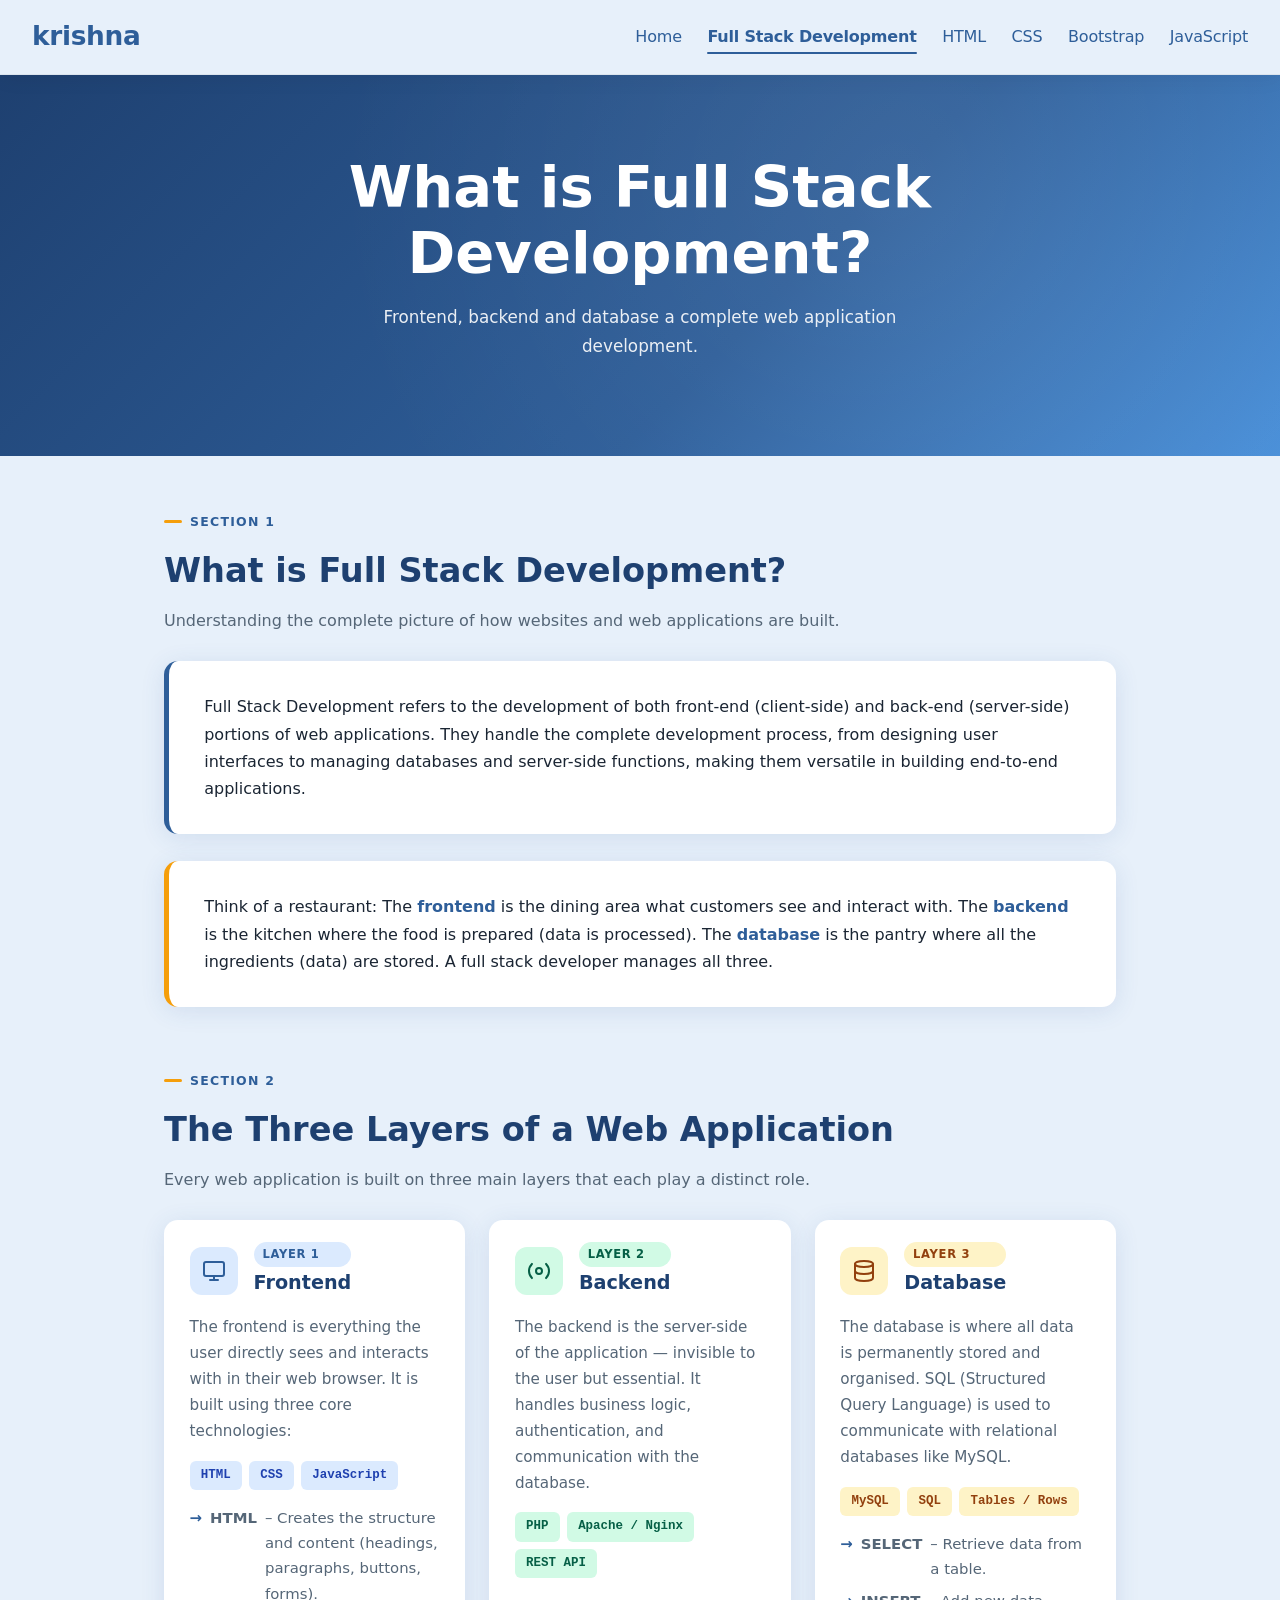
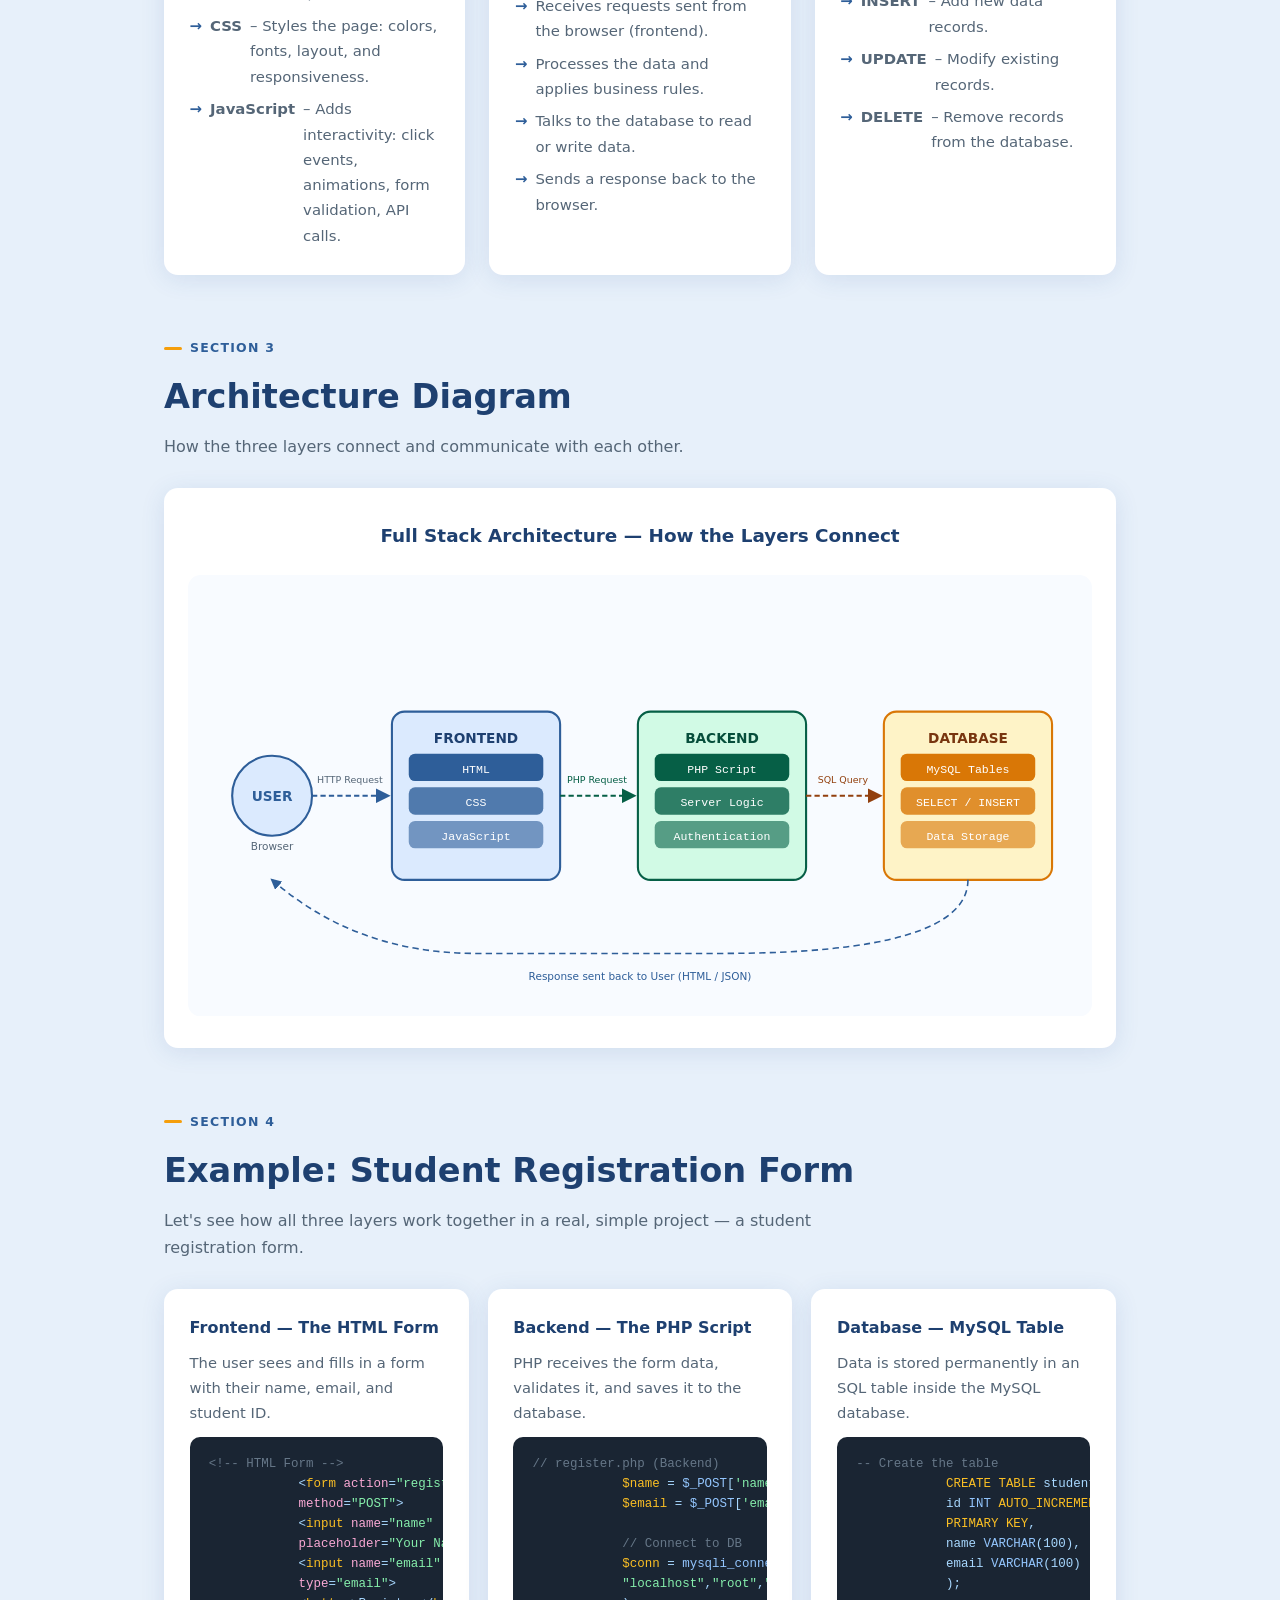
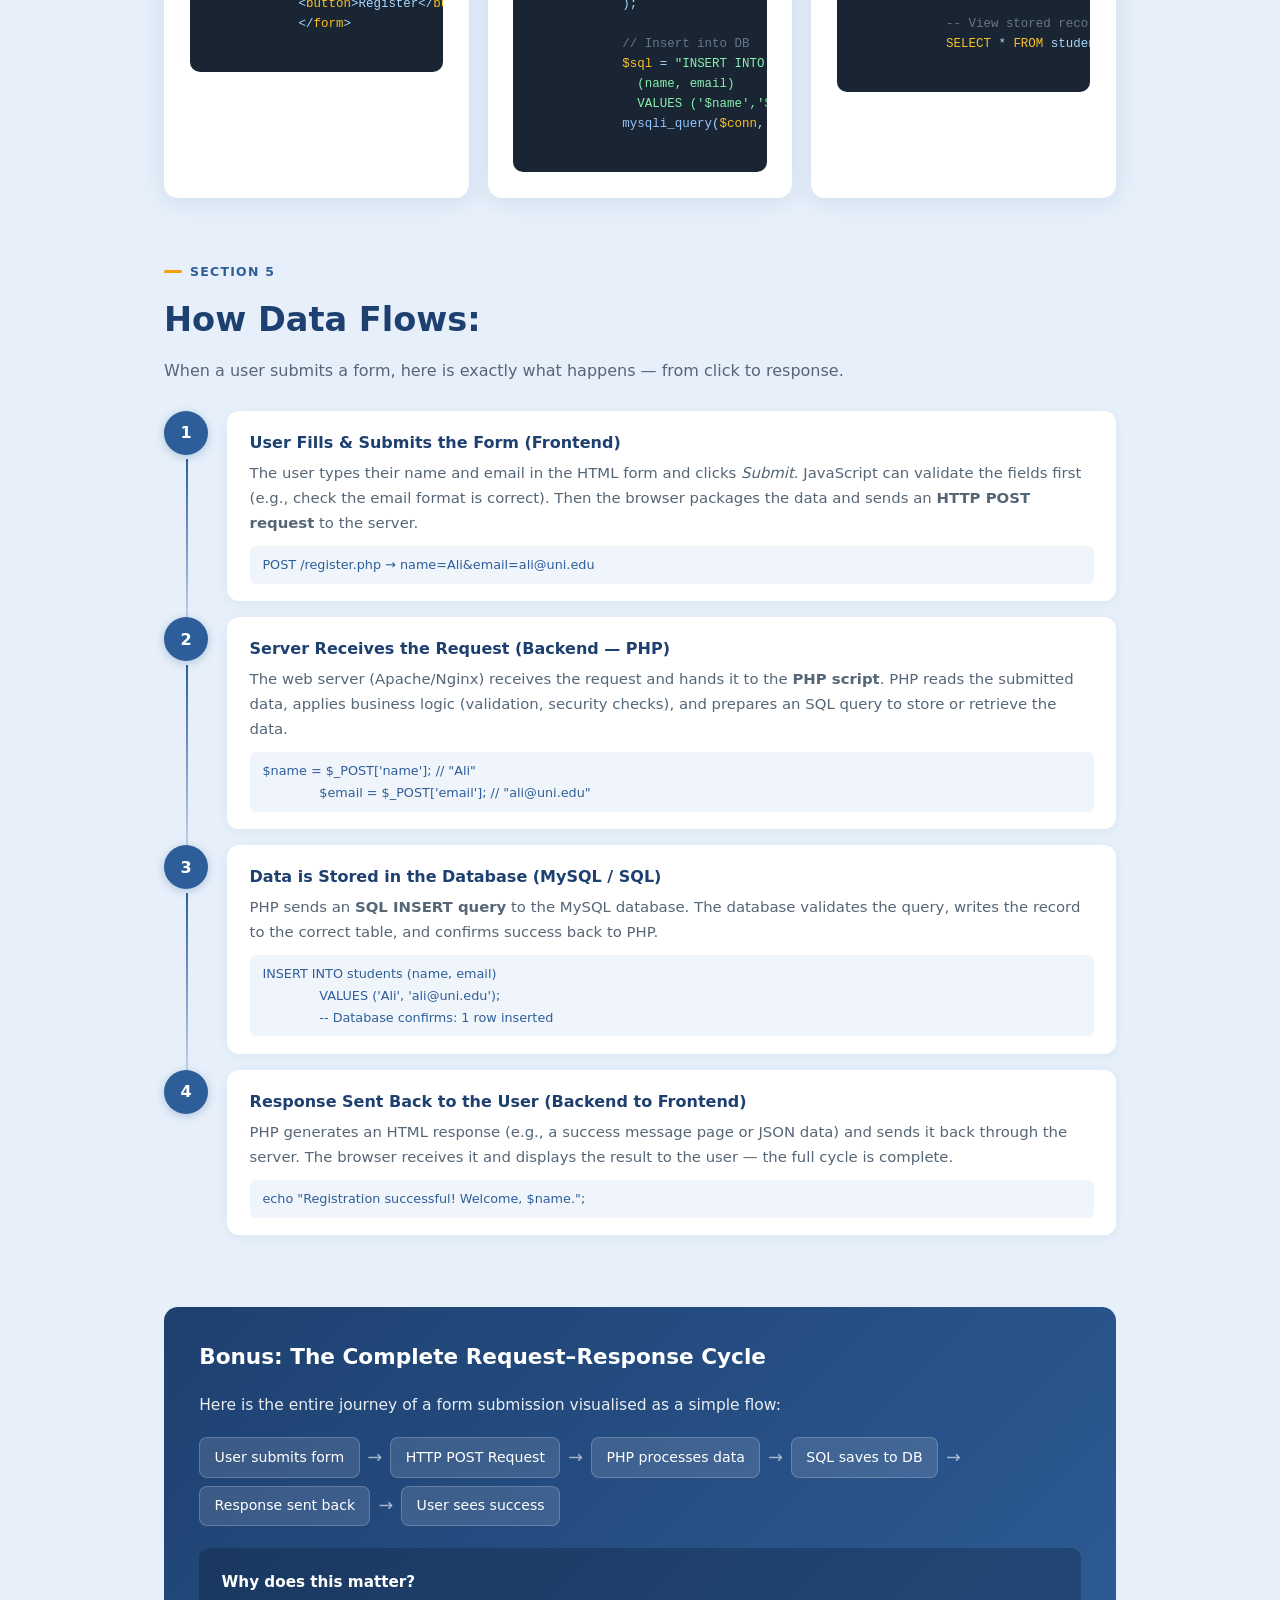
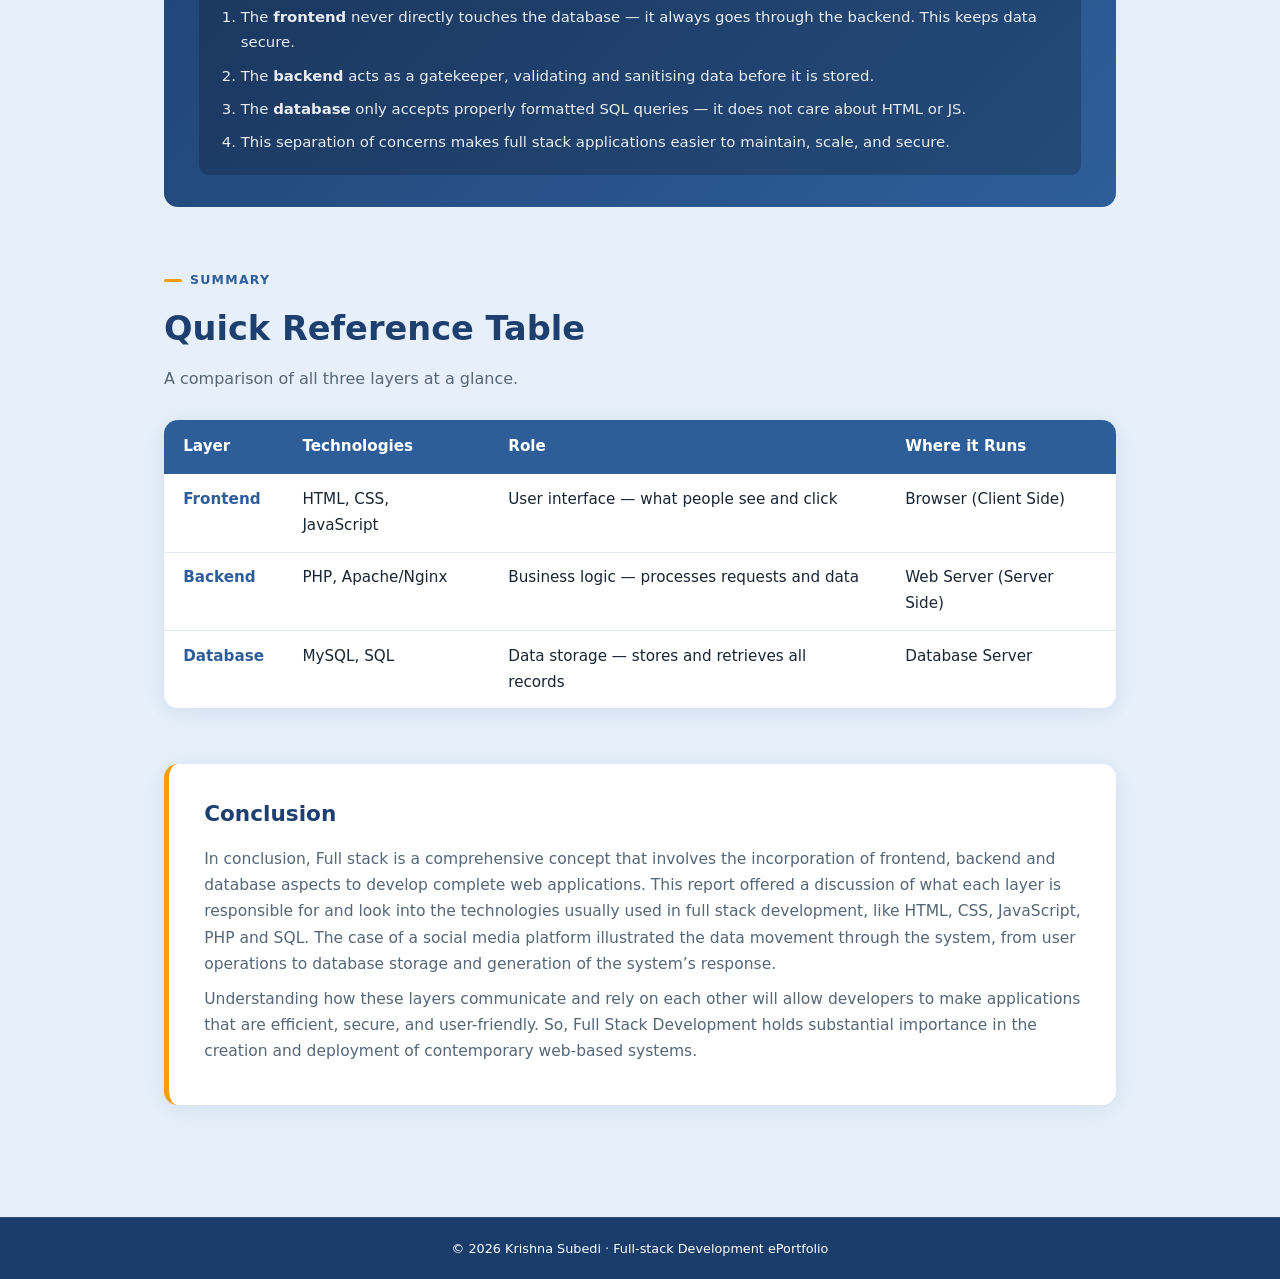
<file: full_stack.html>
<!DOCTYPE html>
<html lang="en">

<head>
  <meta charset="UTF-8">
  <meta name="viewport" content="width=device-width, initial-scale=1.0, user-scalable=yes">
  <title>Full Stack Development</title>
  <link rel="stylesheet" href="full_stack.css">
</head>

<body>

  <!-- ══════════════════ NAVBAR ══════════════════════════════════ -->
  <header class="navbar">
    <div class="nav-container">
      <a href="index.html" class="logo">krishna</a>

      <button class="menu-toggle" id="mobileMenuBtn" aria-label="Open navigation menu" aria-expanded="false">
        <div class="bar"></div>
        <div class="bar"></div>
        <div class="bar"></div>
      </button>

      <ul class="nav-menu" id="navMenu">
        <li><a href="index.html" class="nav-link">Home</a></li>
        <li><a href="full_stack.html" class="nav-link active">Full Stack Development</a></li>
        <li><a href="html.html" class="nav-link">HTML</a></li>
        <li><a href="css.html" class="nav-link">CSS</a></li>
        <li><a href="bootstrap.html" class="nav-link">Bootstrap</a></li>
        <li><a href="js.html" class="nav-link">JavaScript</a></li>
      </ul>
    </div>
    <div class="menu-overlay" id="overlay"></div>
  </header>

  <!-- ══════════════════ HERO ══════════════════════════════════════ -->
  <section class="hero">
    <!-- <div class="hero-badge">Assignment</div> -->
    <h1>What is Full Stack <br>Development?</h1>
    <p>Frontend, backend and database a complete web application development.</p>
    <!-- <div class="hero-meta">
    <span>Subject: Full Stack Development</span>
    <span>Topics: HTML · CSS · JS · PHP · SQL</span>
  </div> -->
  </section>

  <!-- ══════════════════ PAGE CONTENT ══════════════════════════════ -->
  <main class="page-wrapper">

    <!-- 1. DEFINITION -->
    <section id="what">
      <div class="sec-label">Section 1</div>
      <h2 class="sec-title">What is Full Stack Development?</h2>
      <p class="sec-desc">Understanding the complete picture of how websites and web applications are built.</p>

      <br>
      <div class="definition-card">
        <p>
          Full Stack Development refers to the development of both front-end (client-side) and back-end (server-side)
          portions of web applications. They handle the complete development process, from designing user interfaces to
          managing databases and server-side functions, making them versatile in building end-to-end applications.
        </p>
      </div>

      <br>
      <div class="definition-card" style="border-color: var(--accent); margin-top:0;">
        <p>
          Think of a restaurant: The <strong>frontend</strong> is the dining area what customers see and interact
          with.
          The <strong>backend</strong> is the kitchen where the food is prepared (data is processed).
          The <strong>database</strong> is the pantry where all the ingredients (data) are stored.
          A full stack developer manages all three.
        </p>
      </div>
    </section>

    <!-- 2. THREE LAYERS -->
    <section id="frontend">
      <div class="sec-label">Section 2</div>
      <h2 class="sec-title">The Three Layers of a Web Application</h2>
      <p class="sec-desc">Every web application is built on three main layers that each play a distinct role.</p>
      <br>
      <div class="layers-grid">

        <!-- Frontend -->
        <div class="layer-card">
          <div class="layer-header">
            <div class="layer-icon fe">
              <svg width="24" height="24" viewBox="0 0 24 24" fill="none" stroke="#2E5E99" stroke-width="2"
                stroke-linecap="round" stroke-linejoin="round">
                <rect x="2" y="3" width="20" height="14" rx="2" />
                <line x1="8" y1="21" x2="16" y2="21" />
                <line x1="12" y1="17" x2="12" y2="21" />
              </svg>
            </div>
            <div>
              <div class="tag fe">Layer 1</div>
              <h3>Frontend</h3>
            </div>
          </div>
          <div class="layer-body">
            <p>The frontend is everything the user directly sees and interacts with in their web browser. It is built
              using three core technologies:</p>
            <div class="tech-chips">
              <span class="chip fe">HTML</span>
              <span class="chip fe">CSS</span>
              <span class="chip fe">JavaScript</span>
            </div>
            <ul class="layer-list" style="margin-top:1rem;">
              <li><strong>HTML</strong> – Creates the structure and content (headings, paragraphs, buttons, forms).</li>
              <li><strong>CSS</strong> – Styles the page: colors, fonts, layout, and responsiveness.</li>
              <li><strong>JavaScript</strong> – Adds interactivity: click events, animations, form validation, API
                calls.</li>
            </ul>
          </div>
        </div>

        <!-- Backend -->
        <div class="layer-card" id="backend">
          <div class="layer-header">
            <div class="layer-icon be">
              <svg width="24" height="24" viewBox="0 0 24 24" fill="none" stroke="#065f46" stroke-width="2"
                stroke-linecap="round" stroke-linejoin="round">
                <circle cx="12" cy="12" r="3" />
                <path d="M19.07 4.93a10 10 0 0 1 0 14.14" />
                <path d="M4.93 4.93a10 10 0 0 0 0 14.14" />
              </svg>
            </div>
            <div>
              <div class="tag be">Layer 2</div>
              <h3>Backend</h3>
            </div>
          </div>
          <div class="layer-body">
            <p>The backend is the server-side of the application — invisible to the user but essential. It handles
              business logic, authentication, and communication with the database.</p>
            <div class="tech-chips">
              <span class="chip be">PHP</span>
              <span class="chip be">Apache / Nginx</span>
              <span class="chip be">REST API</span>
            </div>
            <ul class="layer-list" style="margin-top:1rem;">
              <li>Receives requests sent from the browser (frontend).</li>
              <li>Processes the data and applies business rules.</li>
              <li>Talks to the database to read or write data.</li>
              <li>Sends a response back to the browser.</li>
            </ul>
          </div>
        </div>

        <!-- Database -->
        <div class="layer-card" id="database">
          <div class="layer-header">
            <div class="layer-icon db">
              <svg width="24" height="24" viewBox="0 0 24 24" fill="none" stroke="#92400e" stroke-width="2"
                stroke-linecap="round" stroke-linejoin="round">
                <ellipse cx="12" cy="5" rx="9" ry="3" />
                <path d="M21 12c0 1.66-4 3-9 3s-9-1.34-9-3" />
                <path d="M3 5v14c0 1.66 4 3 9 3s9-1.34 9-3V5" />
              </svg>
            </div>
            <div>
              <div class="tag db">Layer 3</div>
              <h3>Database</h3>
            </div>
          </div>
          <div class="layer-body">
            <p>The database is where all data is permanently stored and organised. SQL (Structured Query Language) is
              used to communicate with relational databases like MySQL.</p>
            <div class="tech-chips">
              <span class="chip db">MySQL</span>
              <span class="chip db">SQL</span>
              <span class="chip db">Tables / Rows</span>
            </div>
            <ul class="layer-list" style="margin-top:1rem;">
              <li><strong>SELECT</strong> – Retrieve data from a table.</li>
              <li><strong>INSERT</strong> – Add new data records.</li>
              <li><strong>UPDATE</strong> – Modify existing records.</li>
              <li><strong>DELETE</strong> – Remove records from the database.</li>
            </ul>
          </div>
        </div>

      </div>
    </section>

    <!-- 3. ARCHITECTURE DIAGRAM -->
    <section>
      <div class="sec-label">Section 3</div>
      <h2 class="sec-title">Architecture Diagram</h2>
      <p class="sec-desc">How the three layers connect and communicate with each other.</p>
      <br>

      <div class="diagram-wrap">
        <h3>Full Stack Architecture — How the Layers Connect</h3>
        <svg class="arch-svg" viewBox="0 0 860 420" xmlns="http://www.w3.org/2000/svg" role="img"
          aria-label="Full Stack Architecture Diagram">

          <!-- background -->
          <rect width="860" height="420" fill="#f8fbff" rx="12" />

          <!-- USER -->
          <g>
            <circle cx="80" cy="210" r="38" fill="#dbeafe" stroke="#2E5E99" stroke-width="2" />
            <text x="80" y="215" text-anchor="middle" font-family="system-ui,sans-serif" font-size="13" fill="#2E5E99"
              font-weight="700">USER</text>
            <text x="80" y="262" text-anchor="middle" font-family="system-ui,sans-serif" font-size="10"
              fill="#556677">Browser</text>
          </g>

          <!-- arrow user→frontend -->
          <line x1="118" y1="210" x2="190" y2="210" stroke="#2E5E99" stroke-width="2" stroke-dasharray="5,3"
            marker-end="url(#arr)" />
          <text x="154" y="198" text-anchor="middle" font-family="system-ui,sans-serif" font-size="9"
            fill="#556677">HTTP Request</text>

          <!-- FRONTEND BOX -->
          <g>
            <rect x="194" y="130" width="160" height="160" rx="12" fill="#dbeafe" stroke="#2E5E99" stroke-width="2" />
            <text x="274" y="160" text-anchor="middle" font-family="system-ui,sans-serif" font-size="13" fill="#1e4070"
              font-weight="700">FRONTEND</text>
            <rect x="210" y="170" width="128" height="26" rx="6" fill="#2E5E99" />
            <text x="274" y="188" text-anchor="middle" font-family="'Courier New',monospace" font-size="11"
              fill="#fff">HTML</text>
            <rect x="210" y="202" width="128" height="26" rx="6" fill="#2E5E99" opacity=".8" />
            <text x="274" y="220" text-anchor="middle" font-family="'Courier New',monospace" font-size="11"
              fill="#fff">CSS</text>
            <rect x="210" y="234" width="128" height="26" rx="6" fill="#2E5E99" opacity=".6" />
            <text x="274" y="252" text-anchor="middle" font-family="'Courier New',monospace" font-size="11"
              fill="#fff">JavaScript</text>
          </g>

          <!-- arrow frontend→backend -->
          <line x1="354" y1="210" x2="424" y2="210" stroke="#065f46" stroke-width="2" stroke-dasharray="5,3"
            marker-end="url(#arr2)" />
          <text x="389" y="198" text-anchor="middle" font-family="system-ui,sans-serif" font-size="9" fill="#065f46">PHP
            Request</text>

          <!-- BACKEND BOX -->
          <g>
            <rect x="428" y="130" width="160" height="160" rx="12" fill="#d1fae5" stroke="#065f46" stroke-width="2" />
            <text x="508" y="160" text-anchor="middle" font-family="system-ui,sans-serif" font-size="13" fill="#064e3b"
              font-weight="700">BACKEND</text>
            <rect x="444" y="170" width="128" height="26" rx="6" fill="#065f46" />
            <text x="508" y="188" text-anchor="middle" font-family="'Courier New',monospace" font-size="11"
              fill="#fff">PHP Script</text>
            <rect x="444" y="202" width="128" height="26" rx="6" fill="#065f46" opacity=".8" />
            <text x="508" y="220" text-anchor="middle" font-family="'Courier New',monospace" font-size="11"
              fill="#fff">Server Logic</text>
            <rect x="444" y="234" width="128" height="26" rx="6" fill="#065f46" opacity=".6" />
            <text x="508" y="252" text-anchor="middle" font-family="'Courier New',monospace" font-size="11"
              fill="#fff">Authentication</text>
          </g>

          <!-- arrow backend→database -->
          <line x1="588" y1="210" x2="658" y2="210" stroke="#92400e" stroke-width="2" stroke-dasharray="5,3"
            marker-end="url(#arr3)" />
          <text x="623" y="198" text-anchor="middle" font-family="system-ui,sans-serif" font-size="9" fill="#92400e">SQL
            Query</text>

          <!-- DATABASE BOX -->
          <g>
            <rect x="662" y="130" width="160" height="160" rx="12" fill="#fef3c7" stroke="#d97706" stroke-width="2" />
            <text x="742" y="160" text-anchor="middle" font-family="system-ui,sans-serif" font-size="13" fill="#78350f"
              font-weight="700">DATABASE</text>
            <rect x="678" y="170" width="128" height="26" rx="6" fill="#d97706" />
            <text x="742" y="188" text-anchor="middle" font-family="'Courier New',monospace" font-size="11"
              fill="#fff">MySQL Tables</text>
            <rect x="678" y="202" width="128" height="26" rx="6" fill="#d97706" opacity=".8" />
            <text x="742" y="220" text-anchor="middle" font-family="'Courier New',monospace" font-size="11"
              fill="#fff">SELECT / INSERT</text>
            <rect x="678" y="234" width="128" height="26" rx="6" fill="#d97706" opacity=".6" />
            <text x="742" y="252" text-anchor="middle" font-family="'Courier New',monospace" font-size="11"
              fill="#fff">Data Storage</text>
          </g>

          <!-- return arrow -->
          <path d="M742 290 Q742 360 508 360 Q390 360 274 360 Q160 360 80 290" fill="none" stroke="#2E5E99"
            stroke-width="1.5" stroke-dasharray="6,4" marker-end="url(#arrR)" />
          <text x="430" y="385" text-anchor="middle" font-family="system-ui,sans-serif" font-size="10"
            fill="#2E5E99">Response sent back to User (HTML / JSON)</text>

          <!-- arrowhead markers -->
          <defs>
            <marker id="arr" viewBox="0 0 10 10" refX="8" refY="5" markerWidth="7" markerHeight="7"
              orient="auto-start-reverse">
              <path d="M0,0 L10,5 L0,10 Z" fill="#2E5E99" />
            </marker>
            <marker id="arr2" viewBox="0 0 10 10" refX="8" refY="5" markerWidth="7" markerHeight="7"
              orient="auto-start-reverse">
              <path d="M0,0 L10,5 L0,10 Z" fill="#065f46" />
            </marker>
            <marker id="arr3" viewBox="0 0 10 10" refX="8" refY="5" markerWidth="7" markerHeight="7"
              orient="auto-start-reverse">
              <path d="M0,0 L10,5 L0,10 Z" fill="#92400e" />
            </marker>
            <marker id="arrR" viewBox="0 0 10 10" refX="8" refY="5" markerWidth="7" markerHeight="7"
              orient="auto-start-reverse">
              <path d="M0,0 L10,5 L0,10 Z" fill="#2E5E99" />
            </marker>
          </defs>
        </svg>
      </div>
    </section>

    <!-- 4. EXAMPLE PROJECT -->
    <section>
      <div class="sec-label">Section 4</div>
      <h2 class="sec-title">Example: Student Registration Form</h2>
      <p class="sec-desc">Let's see how all three layers work together in a real, simple project — a student
        registration form.</p>
      <br>

      <div class="project-grid">

        <div class="project-card">
          <h4>Frontend — The HTML Form</h4>
          <p>The user sees and fills in a form with their name, email, and student ID.</p>
          <div class="code-block"><span class="cm">&lt;!-- HTML Form --&gt;</span>
            &lt;<span class="kw">form</span> <span class="var">action</span>=<span class="str">"register.php"</span>
            <span class="var">method</span>=<span class="str">"POST"</span>&gt;
            &lt;<span class="kw">input</span> <span class="var">name</span>=<span class="str">"name"</span>
            <span class="var">placeholder</span>=<span class="str">"Your Name"</span>&gt;
            &lt;<span class="kw">input</span> <span class="var">name</span>=<span class="str">"email"</span>
            <span class="var">type</span>=<span class="str">"email"</span>&gt;
            &lt;<span class="kw">button</span>&gt;Register&lt;/<span class="kw">button</span>&gt;
            &lt;/<span class="kw">form</span>&gt;
          </div>
        </div>

        <div class="project-card">
          <h4>Backend — The PHP Script</h4>
          <p>PHP receives the form data, validates it, and saves it to the database.</p>
          <div class="code-block"><span class="cm">// register.php (Backend)</span>
            <span class="kw">$name</span> = <span class="fn">$_POST</span>[<span class="str">'name'</span>];
            <span class="kw">$email</span> = <span class="fn">$_POST</span>[<span class="str">'email'</span>];

            <span class="cm">// Connect to DB</span>
            <span class="kw">$conn</span> = <span class="fn">mysqli_connect</span>(
            <span class="str">"localhost"</span>,<span class="str">"root"</span>,<span class="str">""</span>,<span
              class="str">"uni"</span>
            );

            <span class="cm">// Insert into DB</span>
            <span class="kw">$sql</span> = <span class="str">"INSERT INTO students
              (name, email)
              VALUES ('$name','$email')"</span>;
            <span class="fn">mysqli_query</span>(<span class="kw">$conn</span>, <span class="kw">$sql</span>);
          </div>
        </div>

        <div class="project-card">
          <h4>Database — MySQL Table</h4>
          <p>Data is stored permanently in an SQL table inside the MySQL database.</p>
          <div class="code-block"><span class="cm">-- Create the table</span>
            <span class="kw">CREATE TABLE</span> students (
            id <span class="fn">INT</span> <span class="kw">AUTO_INCREMENT</span>
            <span class="kw">PRIMARY KEY</span>,
            name <span class="fn">VARCHAR</span>(100),
            email <span class="fn">VARCHAR</span>(100)
            );

            <span class="cm">-- View stored records</span>
            <span class="kw">SELECT</span> * <span class="kw">FROM</span> students;
          </div>
        </div>

      </div>
    </section>

    <!-- 5. DATA FLOW -->
    <section id="flow">
      <div class="sec-label">Section 5</div>
      <h2 class="sec-title">How Data Flows:</h2>
      <p class="sec-desc">When a user submits a form, here is exactly what happens — from click to response.</p>
      <br>

      <div class="flow-steps">

        <div class="flow-step">
          <div class="step-num">1</div>
          <div class="step-body">
            <h4>User Fills &amp; Submits the Form (Frontend)</h4>
            <p>The user types their name and email in the HTML form and clicks <em>Submit</em>. JavaScript can validate
              the fields first (e.g., check the email format is correct). Then the browser packages the data and sends
              an <strong>HTTP POST request</strong> to the server.</p>
            <div class="step-code">POST /register.php → name=Ali&amp;email=ali@uni.edu</div>
          </div>
        </div>

        <div class="flow-step">
          <div class="step-num">2</div>
          <div class="step-body">
            <h4>Server Receives the Request (Backend — PHP)</h4>
            <p>The web server (Apache/Nginx) receives the request and hands it to the <strong>PHP script</strong>. PHP
              reads the submitted data, applies business logic (validation, security checks), and prepares an SQL query
              to store or retrieve the data.</p>
            <div class="step-code">$name = $_POST['name']; // "Ali"
              $email = $_POST['email']; // "ali@uni.edu"</div>
          </div>
        </div>

        <div class="flow-step">
          <div class="step-num">3</div>
          <div class="step-body">
            <h4>Data is Stored in the Database (MySQL / SQL)</h4>
            <p>PHP sends an <strong>SQL INSERT query</strong> to the MySQL database. The database validates the query,
              writes the record to the correct table, and confirms success back to PHP.</p>
            <div class="step-code">INSERT INTO students (name, email)
              VALUES ('Ali', 'ali@uni.edu');
              -- Database confirms: 1 row inserted</div>
          </div>
        </div>

        <div class="flow-step">
          <div class="step-num">4</div>
          <div class="step-body">
            <h4>Response Sent Back to the User (Backend to Frontend)</h4>
            <p>PHP generates an HTML response (e.g., a success message page or JSON data) and sends it back through the
              server. The browser receives it and displays the result to the user — the full cycle is complete.</p>
            <div class="step-code">echo "Registration successful! Welcome, $name.";</div>
          </div>
        </div>

      </div>
    </section>

    <!-- BONUS BOX -->
    <section>
      <div class="bonus-box">
        <h3>Bonus: The Complete Request–Response Cycle</h3>
        <p>Here is the entire journey of a form submission visualised as a simple flow:</p>
        <div class="bonus-flow">
          <div class="bf-step">User submits form</div>
          <div class="bf-arrow">→</div>
          <div class="bf-step">HTTP POST Request</div>
          <div class="bf-arrow">→</div>
          <div class="bf-step">PHP processes data</div>
          <div class="bf-arrow">→</div>
          <div class="bf-step">SQL saves to DB</div>
          <div class="bf-arrow">→</div>
          <div class="bf-step">Response sent back</div>
          <div class="bf-arrow">→</div>
          <div class="bf-step">User sees success</div>
        </div>
        <div class="bonus-detail">
          <strong style="font-size:.95rem;">Why does this matter?</strong>
          <ol style="margin-top:.6rem;">
            <li>The <strong>frontend</strong> never directly touches the database — it always goes through the backend.
              This keeps data secure.</li>
            <li>The <strong>backend</strong> acts as a gatekeeper, validating and sanitising data before it is stored.
            </li>
            <li>The <strong>database</strong> only accepts properly formatted SQL queries — it does not care about HTML
              or JS.</li>
            <li>This separation of concerns makes full stack applications easier to maintain, scale, and secure.</li>
          </ol>
        </div>
      </div>
    </section>

    <!-- SUMMARY TABLE -->
    <section>
      <div class="sec-label">Summary</div>
      <h2 class="sec-title">Quick Reference Table</h2>
      <p class="sec-desc">A comparison of all three layers at a glance.</p>
      <br>
      <div class="table-wrap">
        <table>
          <thead>
            <tr>
              <th>Layer</th>
              <th>Technologies</th>
              <th>Role</th>
              <th>Where it Runs</th>
            </tr>
          </thead>
          <tbody>
            <tr>
              <td>Frontend</td>
              <td>HTML, CSS, JavaScript</td>
              <td>User interface — what people see and click</td>
              <td>Browser (Client Side)</td>
            </tr>
            <tr>
              <td>Backend</td>
              <td>PHP, Apache/Nginx</td>
              <td>Business logic — processes requests and data</td>
              <td>Web Server (Server Side)</td>
            </tr>
            <tr>
              <td>Database</td>
              <td>MySQL, SQL</td>
              <td>Data storage — stores and retrieves all records</td>
              <td>Database Server</td>
            </tr>
          </tbody>
        </table>
      </div>
    </section>

    <!-- CONCLUSION -->
    <section>
      <div class="conclusion">
        <h3>Conclusion</h3>
        <p>In conclusion, Full stack is a comprehensive concept that involves the incorporation of frontend, backend and
          database aspects to develop complete web applications. This report offered a discussion of what each layer is
          responsible for and look into the technologies usually used in full stack development, like HTML, CSS,
          JavaScript, PHP and SQL. The case of a social media platform illustrated the data movement through the system,
          from user operations to database storage and generation of the system’s response.
        </p>
        <p>Understanding how these layers communicate and rely on each other will allow developers to make applications
          that are efficient, secure, and user-friendly. So, Full Stack Development holds substantial importance in the
          creation and deployment of contemporary web-based systems.</p>
      </div>
    </section>

  </main>

  <!-- ══════════════════ NAVBAR SCRIPT ══════════════════════════ -->
  <script>
    (function () {
      const menuToggle = document.getElementById('mobileMenuBtn');
      const navMenu = document.getElementById('navMenu');
      const overlay = document.getElementById('overlay');
      const navLinks = document.querySelectorAll('.nav-link');
      let isMenuOpen = false;

      function openMenu() {
        if (!navMenu || !menuToggle) return;
        navMenu.classList.add('active');
        menuToggle.classList.add('active');
        if (overlay) overlay.classList.add('active');
        menuToggle.setAttribute('aria-expanded', 'true');
        isMenuOpen = true;
        document.body.style.overflow = 'hidden';
      }
      function closeMenu() {
        if (!navMenu || !menuToggle) return;
        navMenu.classList.remove('active');
        menuToggle.classList.remove('active');
        if (overlay) overlay.classList.remove('active');
        menuToggle.setAttribute('aria-expanded', 'false');
        isMenuOpen = false;
        document.body.style.overflow = '';
      }
      function toggleMenu() { isMenuOpen ? closeMenu() : openMenu(); }

      if (menuToggle) menuToggle.addEventListener('click', e => { e.stopPropagation(); toggleMenu(); });

      navLinks.forEach(link => {
        link.addEventListener('click', () => {
          if (window.innerWidth <= 900 && isMenuOpen) closeMenu();
          navLinks.forEach(l => l.classList.remove('active'));
          link.classList.add('active');
        });
      });

      if (overlay) overlay.addEventListener('click', () => { if (isMenuOpen) closeMenu(); });

      window.addEventListener('resize', () => {
        if (window.innerWidth > 900 && isMenuOpen) closeMenu();
      });

      document.addEventListener('keydown', e => { if (e.key === 'Escape' && isMenuOpen) closeMenu(); });
    })();
  </script>

  <footer class="site-footer" role="contentinfo">
    <div class="footer-bottom">
      <p>© 2026 Krishna Subedi · Full-stack Development ePortfolio</p>
    </div>
  </footer>

</body>

</html>
</file>
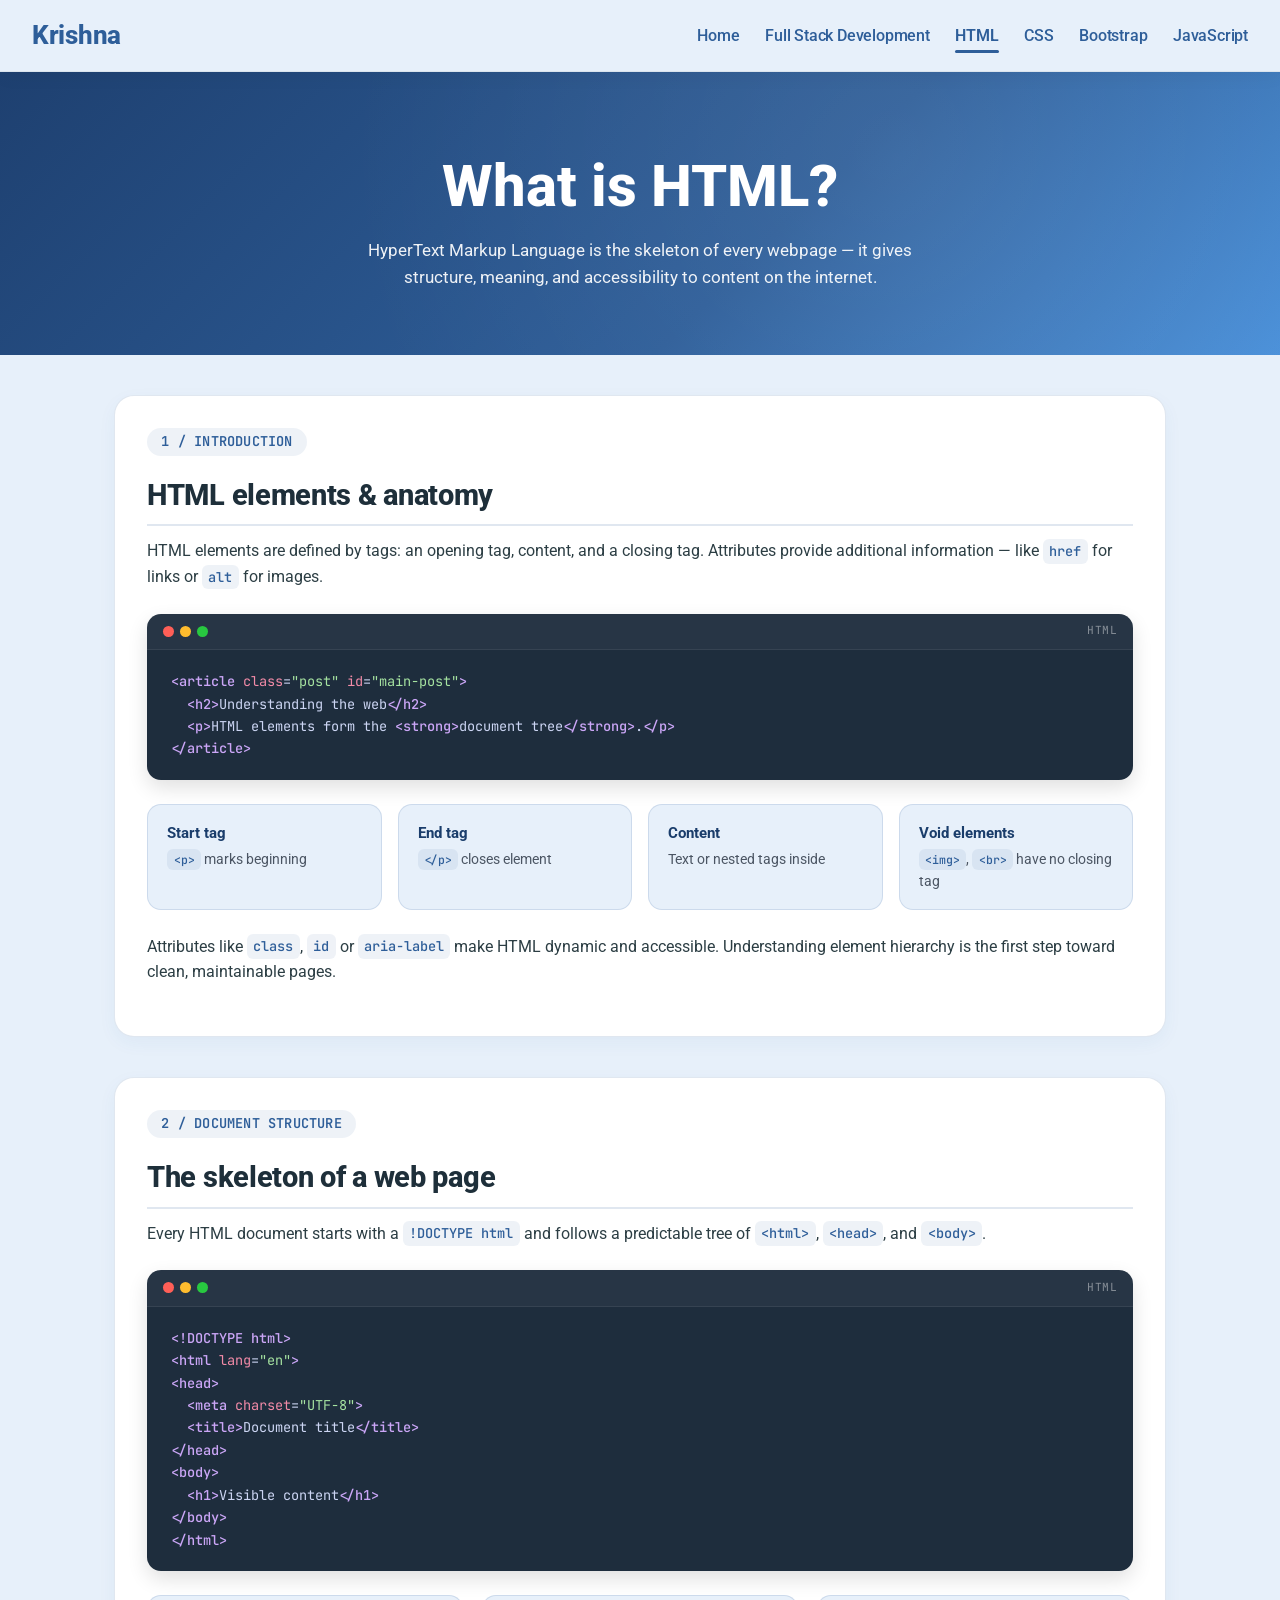
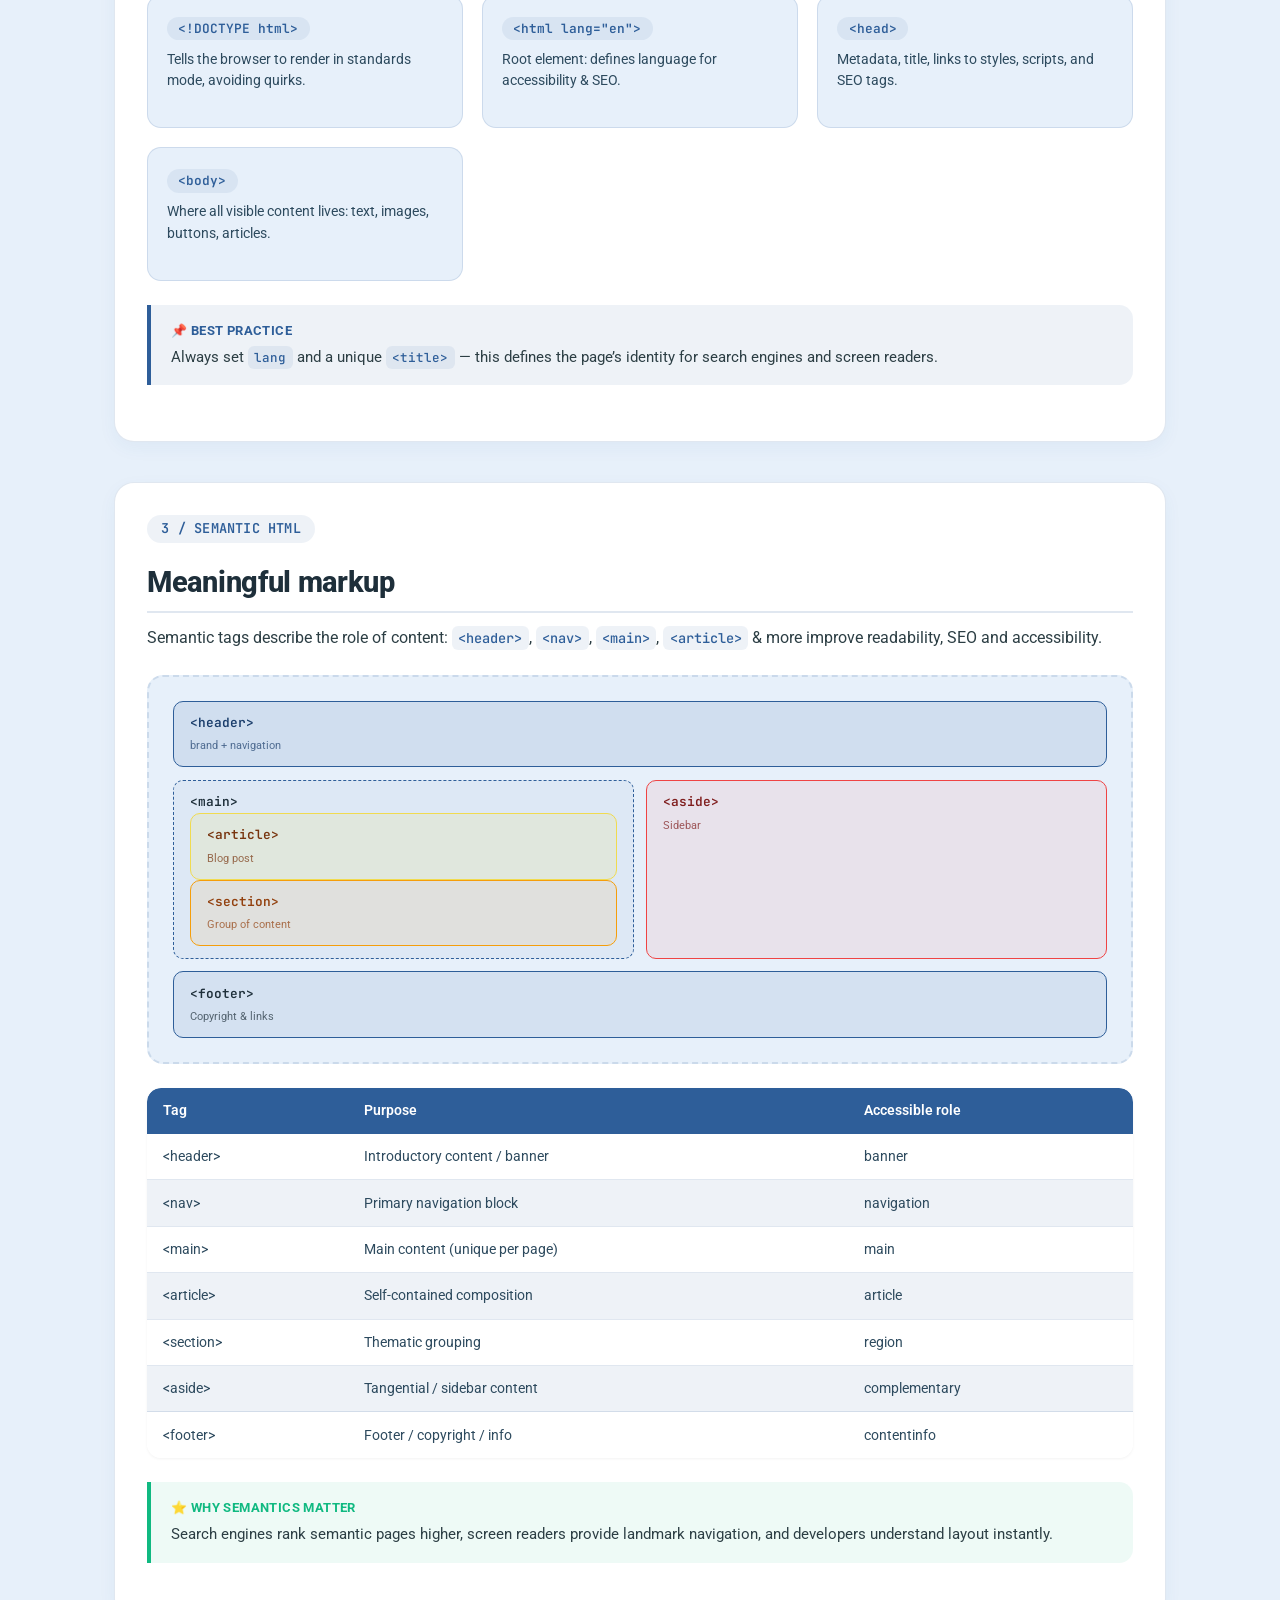
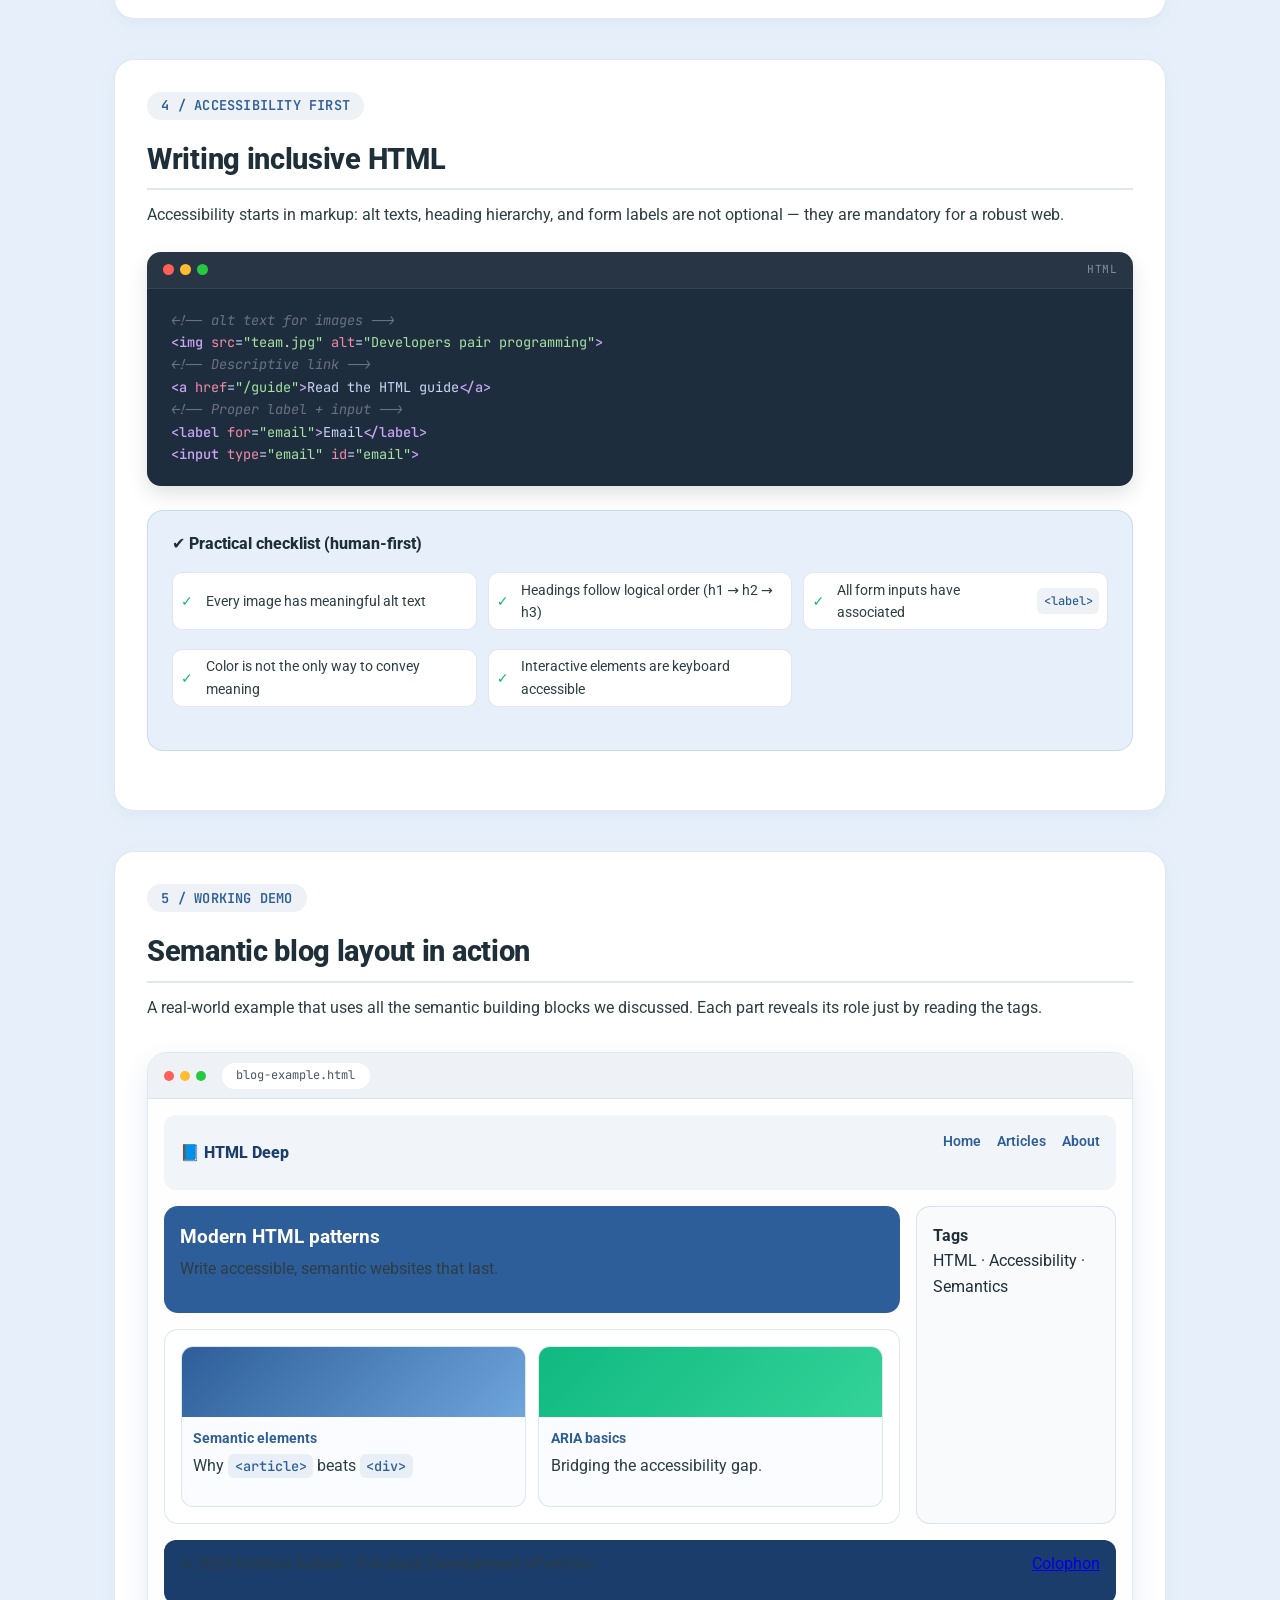
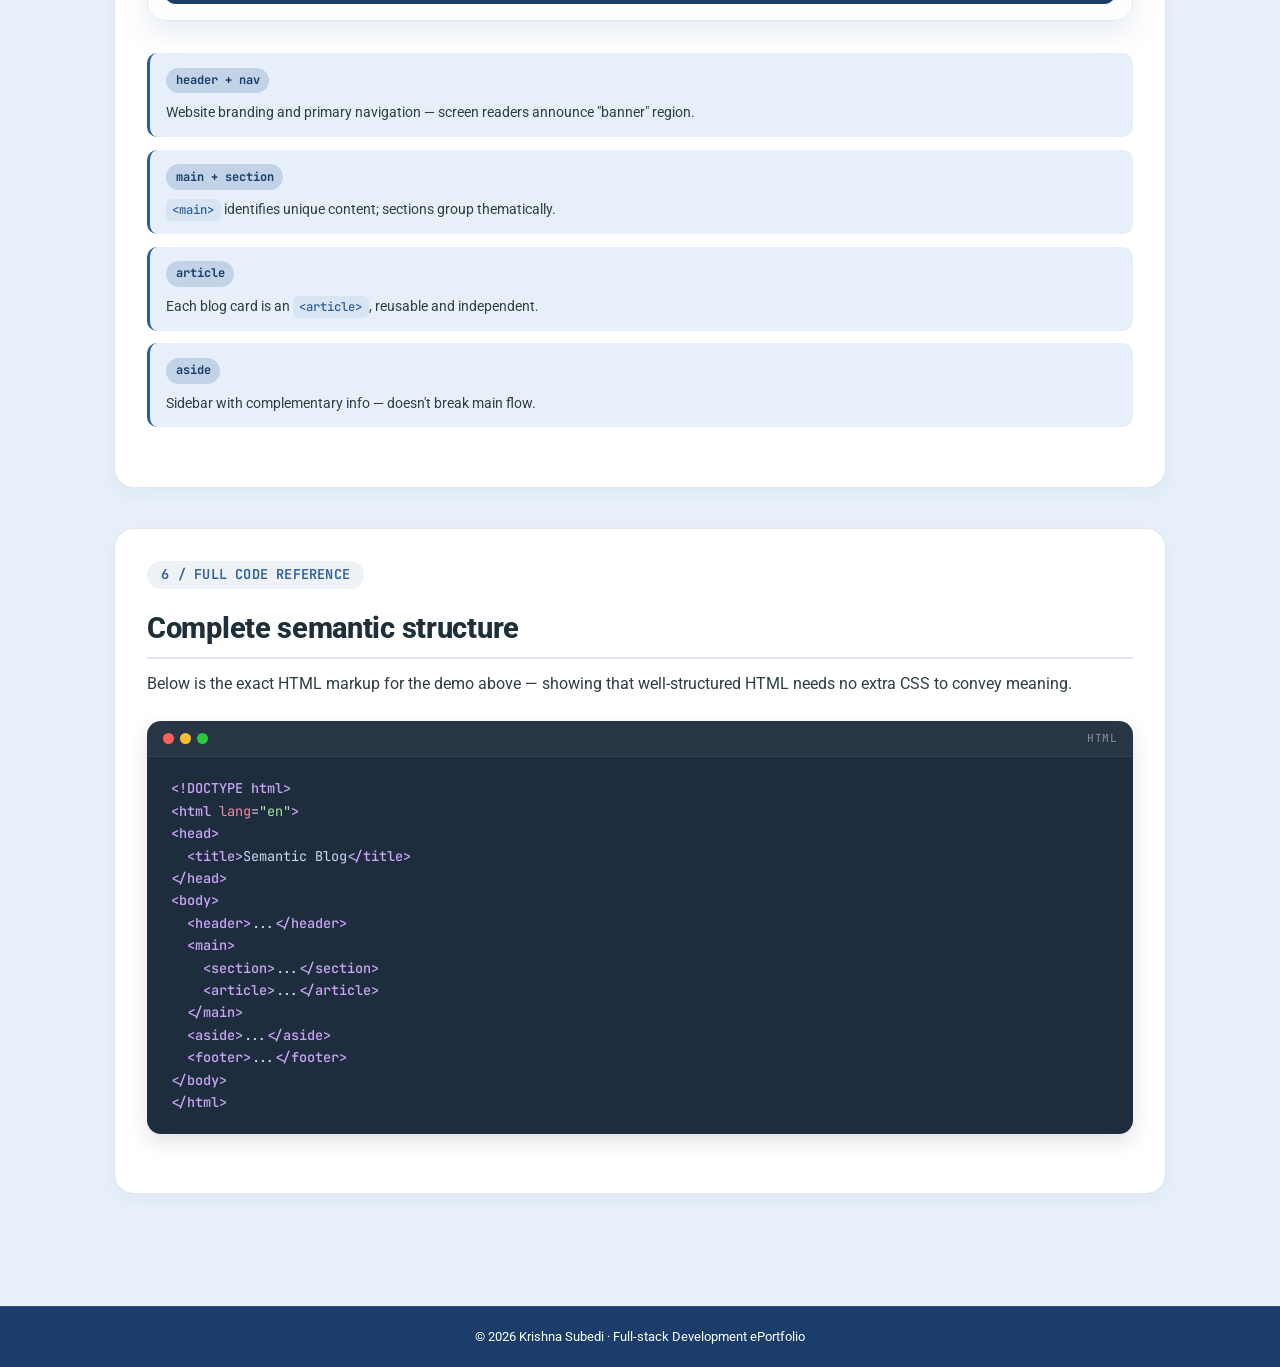
<file: html.html>
<!DOCTYPE html>
<html lang="en">

<head>
  <meta charset="UTF-8">
  <meta name="viewport" content="width=device-width, initial-scale=1.0, user-scalable=yes">
  <title>HTML In-Depth | Full Stack Development</title>
  <link rel="preconnect" href="https://fonts.googleapis.com">
  <link rel="preconnect" href="https://fonts.gstatic.com" crossorigin>
  <link
    href="https://fonts.googleapis.com/css2?family=Roboto:wght@400;500;700;900&family=JetBrains+Mono:wght@400;500&display=swap"
    rel="stylesheet">
  <link rel="stylesheet" href="html.css">
</head>

<body>

  <div class="menu-overlay" id="overlay" aria-hidden="true"></div>

  <header class="navbar" role="banner">
    <div class="nav-container">
      <a href="index.html" class="logo" aria-label="Full Stack Dev - Home">Krishna</a>
      <button class="menu-toggle" id="mobileMenuBtn" aria-label="Open navigation menu" aria-expanded="false">
        <div class="bar"></div>
        <div class="bar"></div>
        <div class="bar"></div>
      </button>
      <ul class="nav-menu" id="navMenu">
        <li><a href="index.html" class="nav-link">Home</a></li>
        <li><a href="full_stack.html" class="nav-link">Full Stack Development</a></li>
        <li><a href="html.html" class="nav-link active" aria-current="page">HTML</a></li>
        <li><a href="css.html" class="nav-link">CSS</a></li>
        <li><a href="bootstrap.html" class="nav-link">Bootstrap</a></li>
        <li><a href="js.html" class="nav-link">JavaScript</a></li>
      </ul>
    </div>
  </header>

  <section class="hero" aria-labelledby="hero-heading">
    <div class="hero-inner">
      <h1 id="hero-heading">What is HTML?</h1>
      <p>HyperText Markup Language is the skeleton of every webpage — it gives structure, meaning, and accessibility to
        content on the internet.</p>
    </div>
  </section>

  <div class="layout-container">
    <main class="doc-content" id="main-content" role="main">

      <article class="doc-section">
        <div class="section-number">1 / INTRODUCTION</div>
        <h2>HTML elements &amp; anatomy</h2>
        <p>HTML elements are defined by tags: an opening tag, content, and a closing tag. Attributes provide additional
          information — like <code>href</code> for links or <code>alt</code> for images.</p>
        <div class="code-block">
          <div class="code-block-header">
            <div class="code-dots"><span></span><span></span><span></span></div><span class="code-lang">HTML</span>
          </div>
          <pre><span class="kw">&lt;article</span> <span class="cn">class</span>=<span class="str">"post"</span> <span class="cn">id</span>=<span class="str">"main-post"</span><span class="kw">&gt;</span>
  <span class="kw">&lt;h2&gt;</span>Understanding the web<span class="kw">&lt;/h2&gt;</span>
  <span class="kw">&lt;p&gt;</span>HTML elements form the <span class="kw">&lt;strong&gt;</span>document tree<span class="kw">&lt;/strong&gt;</span>.<span class="kw">&lt;/p&gt;</span>
<span class="kw">&lt;/article&gt;</span></pre>
        </div>
        <div class="feature-grid">
          <div class="feature-card">
            <h4>Start tag</h4>
            <p><code>&lt;p&gt;</code> marks beginning</p>
          </div>
          <div class="feature-card">
            <h4>End tag</h4>
            <p><code>&lt;/p&gt;</code> closes element</p>
          </div>
          <div class="feature-card">
            <h4>Content</h4>
            <p>Text or nested tags inside</p>
          </div>
          <div class="feature-card">
            <h4>Void elements</h4>
            <p><code>&lt;img&gt;</code>, <code>&lt;br&gt;</code> have no closing tag</p>
          </div>
        </div>
        <p>Attributes like <code>class</code>, <code>id</code> or <code>aria-label</code> make HTML dynamic and
          accessible. Understanding element hierarchy is the first step toward clean, maintainable pages.</p>
      </article>

      <article class="doc-section">
        <div class="section-number">2 / DOCUMENT STRUCTURE</div>
        <h2>The skeleton of a web page</h2>
        <p>Every HTML document starts with a <code>!DOCTYPE html</code> and follows a predictable tree of
          <code>&lt;html&gt;</code>, <code>&lt;head&gt;</code>, and <code>&lt;body&gt;</code>.
        </p>
        <div class="code-block">
          <div class="code-block-header">
            <div class="code-dots"><span></span><span></span><span></span></div><span class="code-lang">HTML</span>
          </div>
          <pre><span class="kw">&lt;!DOCTYPE html&gt;</span>
<span class="kw">&lt;html</span> <span class="cn">lang</span>=<span class="str">"en"</span><span class="kw">&gt;</span>
<span class="kw">&lt;head&gt;</span>
  <span class="kw">&lt;meta</span> <span class="cn">charset</span>=<span class="str">"UTF-8"</span><span class="kw">&gt;</span>
  <span class="kw">&lt;title&gt;</span>Document title<span class="kw">&lt;/title&gt;</span>
<span class="kw">&lt;/head&gt;</span>
<span class="kw">&lt;body&gt;</span>
  <span class="kw">&lt;h1&gt;</span>Visible content<span class="kw">&lt;/h1&gt;</span>
<span class="kw">&lt;/body&gt;</span>
<span class="kw">&lt;/html&gt;</span></pre>
        </div>
        <div class="explain-grid">
          <div class="explain-card">
            <div class="explain-tag"><code>&lt;!DOCTYPE html&gt;</code></div>
            <p>Tells the browser to render in standards mode, avoiding quirks.</p>
          </div>
          <div class="explain-card">
            <div class="explain-tag"><code>&lt;html lang="en"&gt;</code></div>
            <p>Root element: defines language for accessibility & SEO.</p>
          </div>
          <div class="explain-card">
            <div class="explain-tag"><code>&lt;head&gt;</code></div>
            <p>Metadata, title, links to styles, scripts, and SEO tags.</p>
          </div>
          <div class="explain-card">
            <div class="explain-tag"><code>&lt;body&gt;</code></div>
            <p>Where all visible content lives: text, images, buttons, articles.</p>
          </div>
        </div>
        <div class="callout"><strong>📌 Best practice</strong>
          <p>Always set <code>lang</code> and a unique <code>&lt;title&gt;</code> — this defines the page’s identity for
            search engines and screen readers.</p>
        </div>
      </article>

      <article class="doc-section">
        <div class="section-number">3 / SEMANTIC HTML</div>
        <h2>Meaningful markup</h2>
        <p>Semantic tags describe the role of content: <code>&lt;header&gt;</code>, <code>&lt;nav&gt;</code>,
          <code>&lt;main&gt;</code>, <code>&lt;article&gt;</code> &amp; more improve readability, SEO and accessibility.
        </p>
        <div class="semantic-visual">
          <div class="sem-block header-block">&lt;header&gt;<span>brand + navigation</span></div>
          <div class="sem-row">
            <div class="sem-block main-block">&lt;main&gt;<div class="sem-block article-block">&lt;article&gt;<span>Blog
                  post</span></div>
              <div class="sem-block section-block">&lt;section&gt;<span>Group of content</span></div>
            </div>
            <div class="sem-block aside-block">&lt;aside&gt;<span>Sidebar</span></div>
          </div>
          <div class="sem-block footer-block">&lt;footer&gt;<span>Copyright & links</span></div>
        </div>
        <div class="table-wrapper">
          <table class="compare-table">
            <thead>
              <tr>
                <th>Tag</th>
                <th>Purpose</th>
                <th>Accessible role</th>
              </tr>
            </thead>
            <tbody>
              <tr>
                <td>&lt;header&gt;</td>
                <td>Introductory content / banner</td>
                <td>banner</td>
              </tr>
              <tr>
                <td>&lt;nav&gt;</td>
                <td>Primary navigation block</td>
                <td>navigation</td>
              </tr>
              <tr>
                <td>&lt;main&gt;</td>
                <td>Main content (unique per page)</td>
                <td>main</td>
              </tr>
              <tr>
                <td>&lt;article&gt;</td>
                <td>Self-contained composition</td>
                <td>article</td>
              </tr>
              <tr>
                <td>&lt;section&gt;</td>
                <td>Thematic grouping</td>
                <td>region</td>
              </tr>
              <tr>
                <td>&lt;aside&gt;</td>
                <td>Tangential / sidebar content</td>
                <td>complementary</td>
              </tr>
              <tr>
                <td>&lt;footer&gt;</td>
                <td>Footer / copyright / info</td>
                <td>contentinfo</td>
              </tr>
            </tbody>
          </table>
        </div>
        <div class="callout success"><strong>⭐ Why semantics matter</strong>
          <p>Search engines rank semantic pages higher, screen readers provide landmark navigation, and developers
            understand layout instantly.</p>
        </div>
      </article>

      <article class="doc-section">
        <div class="section-number">4 / ACCESSIBILITY FIRST</div>
        <h2>Writing inclusive HTML</h2>
        <p>Accessibility starts in markup: alt texts, heading hierarchy, and form labels are not optional — they are
          mandatory for a robust web.</p>
        <div class="code-block">
          <div class="code-block-header">
            <div class="code-dots"><span></span><span></span><span></span></div><span class="code-lang">HTML</span>
          </div>
          <pre><span class="cm">&lt;!-- alt text for images --&gt;</span>
<span class="kw">&lt;img</span> <span class="cn">src</span>=<span class="str">"team.jpg"</span> <span class="cn">alt</span>=<span class="str">"Developers pair programming"</span><span class="kw">&gt;</span>
<span class="cm">&lt;!-- Descriptive link --&gt;</span>
<span class="kw">&lt;a</span> <span class="cn">href</span>=<span class="str">"/guide"</span><span class="kw">&gt;</span>Read the HTML guide<span class="kw">&lt;/a&gt;</span>
<span class="cm">&lt;!-- Proper label + input --&gt;</span>
<span class="kw">&lt;label</span> <span class="cn">for</span>=<span class="str">"email"</span><span class="kw">&gt;</span>Email<span class="kw">&lt;/label&gt;</span>
<span class="kw">&lt;input</span> <span class="cn">type</span>=<span class="str">"email"</span> <span class="cn">id</span>=<span class="str">"email"</span><span class="kw">&gt;</span></pre>
        </div>
        <div class="a11y-checklist">
          <h4>✔️ Practical checklist (human-first)</h4>
          <ul>
            <li><span class="chk">✓</span> Every image has meaningful alt text</li>
            <li><span class="chk">✓</span> Headings follow logical order (h1 → h2 → h3)</li>
            <li><span class="chk">✓</span> All form inputs have associated <code>&lt;label&gt;</code></li>
            <li><span class="chk">✓</span> Color is not the only way to convey meaning</li>
            <li><span class="chk">✓</span> Interactive elements are keyboard accessible</li>
          </ul>
        </div>
      </article>

      <article class="doc-section">
        <div class="section-number">5 / WORKING DEMO</div>
        <h2>Semantic blog layout in action</h2>
        <p>A real-world example that uses all the semantic building blocks we discussed. Each part reveals its role just
          by reading the tags.</p>
        <div class="demo-preview">
          <div class="demo-chrome-bar">
            <div class="demo-dots"><span></span><span></span><span></span></div>
            <div class="demo-url">blog-example.html</div>
          </div>
          <div class="demo-body">
            <header class="demo-header">
              <div class="demo-logo">📘 HTML Deep</div>
              <nav>
                <ul>
                  <li><a href="#">Home</a></li>
                  <li><a href="#">Articles</a></li>
                  <li><a href="#">About</a></li>
                </ul>
              </nav>
            </header>
            <main class="demo-main">
              <section class="demo-hero-section">
                <h1>Modern HTML patterns</h1>
                <p>Write accessible, semantic websites that last.</p>
              </section>
              <section class="demo-posts-section">
                <div class="demo-posts-grid">
                  <article class="demo-post-card">
                    <div class="demo-img"></div>
                    <div class="demo-post-body">
                      <h3>Semantic elements</h3>
                      <p>Why <code>&lt;article&gt;</code> beats <code>&lt;div&gt;</code></p>
                    </div>
                  </article>
                  <article class="demo-post-card">
                    <div class="demo-img demo-img-2"></div>
                    <div class="demo-post-body">
                      <h3>ARIA basics</h3>
                      <p>Bridging the accessibility gap.</p>
                    </div>
                  </article>
                </div>
              </section>
            </main>
            <aside class="demo-aside">
              <h4>Tags</h4>
              <div>HTML · Accessibility · Semantics</div>
            </aside>
            <footer class="demo-footer">
              <p>© 2026 Krishna Subedi · Full-stack Development ePortfolio</p>
              <nav><a href="#">Colophon</a></nav>
            </footer>
          </div>
        </div>
        <div class="annotation-list">
          <div class="annotation"><span class="ann-tag">header + nav</span>
            <p>Website branding and primary navigation — screen readers announce "banner" region.</p>
          </div>
          <div class="annotation"><span class="ann-tag">main + section</span>
            <p><code>&lt;main&gt;</code> identifies unique content; sections group thematically.</p>
          </div>
          <div class="annotation"><span class="ann-tag">article</span>
            <p>Each blog card is an <code>&lt;article&gt;</code>, reusable and independent.</p>
          </div>
          <div class="annotation"><span class="ann-tag">aside</span>
            <p>Sidebar with complementary info — doesn't break main flow.</p>
          </div>
        </div>
      </article>

      <article class="doc-section">
        <div class="section-number">6 / FULL CODE REFERENCE</div>
        <h2>Complete semantic structure</h2>
        <p>Below is the exact HTML markup for the demo above — showing that well-structured HTML needs no extra CSS to
          convey meaning.</p>
        <div class="code-block">
          <div class="code-block-header">
            <div class="code-dots"><span></span><span></span><span></span></div><span class="code-lang">HTML</span>
          </div>
          <pre><span class="kw">&lt;!DOCTYPE html&gt;</span>
<span class="kw">&lt;html</span> <span class="cn">lang</span>=<span class="str">"en"</span><span class="kw">&gt;</span>
<span class="kw">&lt;head&gt;</span>
  <span class="kw">&lt;title&gt;</span>Semantic Blog<span class="kw">&lt;/title&gt;</span>
<span class="kw">&lt;/head&gt;</span>
<span class="kw">&lt;body&gt;</span>
  <span class="kw">&lt;header&gt;</span>...<span class="kw">&lt;/header&gt;</span>
  <span class="kw">&lt;main&gt;</span>
    <span class="kw">&lt;section&gt;</span>...<span class="kw">&lt;/section&gt;</span>
    <span class="kw">&lt;article&gt;</span>...<span class="kw">&lt;/article&gt;</span>
  <span class="kw">&lt;/main&gt;</span>
  <span class="kw">&lt;aside&gt;</span>...<span class="kw">&lt;/aside&gt;</span>
  <span class="kw">&lt;footer&gt;</span>...<span class="kw">&lt;/footer&gt;</span>
<span class="kw">&lt;/body&gt;</span>
<span class="kw">&lt;/html&gt;</span></pre>
        </div>
      </article>
    </main>
  </div>

  <footer class="site-footer" role="contentinfo">
    <div class="footer-bottom">
      <p>© 2026 Krishna Subedi · Full-stack Development ePortfolio</p>
    </div>
  </footer>

  <script>
    (function () {
      const menuToggle = document.getElementById('mobileMenuBtn');
      const navMenu = document.getElementById('navMenu');
      const overlay = document.getElementById('overlay');
      let isMenuOpen = false;

      function openMenu() { if (!navMenu) return; navMenu.classList.add('active'); menuToggle.classList.add('active'); if (overlay) overlay.classList.add('active'); menuToggle.setAttribute('aria-expanded', 'true'); isMenuOpen = true; document.body.style.overflow = 'hidden'; }
      function closeMenu() { if (!navMenu) return; navMenu.classList.remove('active'); menuToggle.classList.remove('active'); if (overlay) overlay.classList.remove('active'); menuToggle.setAttribute('aria-expanded', 'false'); isMenuOpen = false; document.body.style.overflow = ''; }
      if (menuToggle) menuToggle.addEventListener('click', (e) => { e.stopPropagation(); isMenuOpen ? closeMenu() : openMenu(); });
      if (overlay) overlay.addEventListener('click', () => { if (isMenuOpen) closeMenu(); });
      window.addEventListener('resize', () => { if (window.innerWidth > 1024 && isMenuOpen) closeMenu(); });
      document.addEventListener('keydown', (e) => { if (e.key === 'Escape' && isMenuOpen) closeMenu(); });
      const sections = document.querySelectorAll('.doc-section');
      const observer = new IntersectionObserver((entries) => { entries.forEach(entry => { if (entry.isIntersecting) { entry.target.style.opacity = '1'; entry.target.style.transform = 'translateY(0)'; observer.unobserve(entry.target); } }); }, { threshold: 0.1 });
      sections.forEach(s => { s.style.opacity = '0'; s.style.transform = 'translateY(18px)'; s.style.transition = 'opacity 0.5s ease, transform 0.5s ease'; observer.observe(s); });
    })();
  </script>
</body>

</html>
</file>
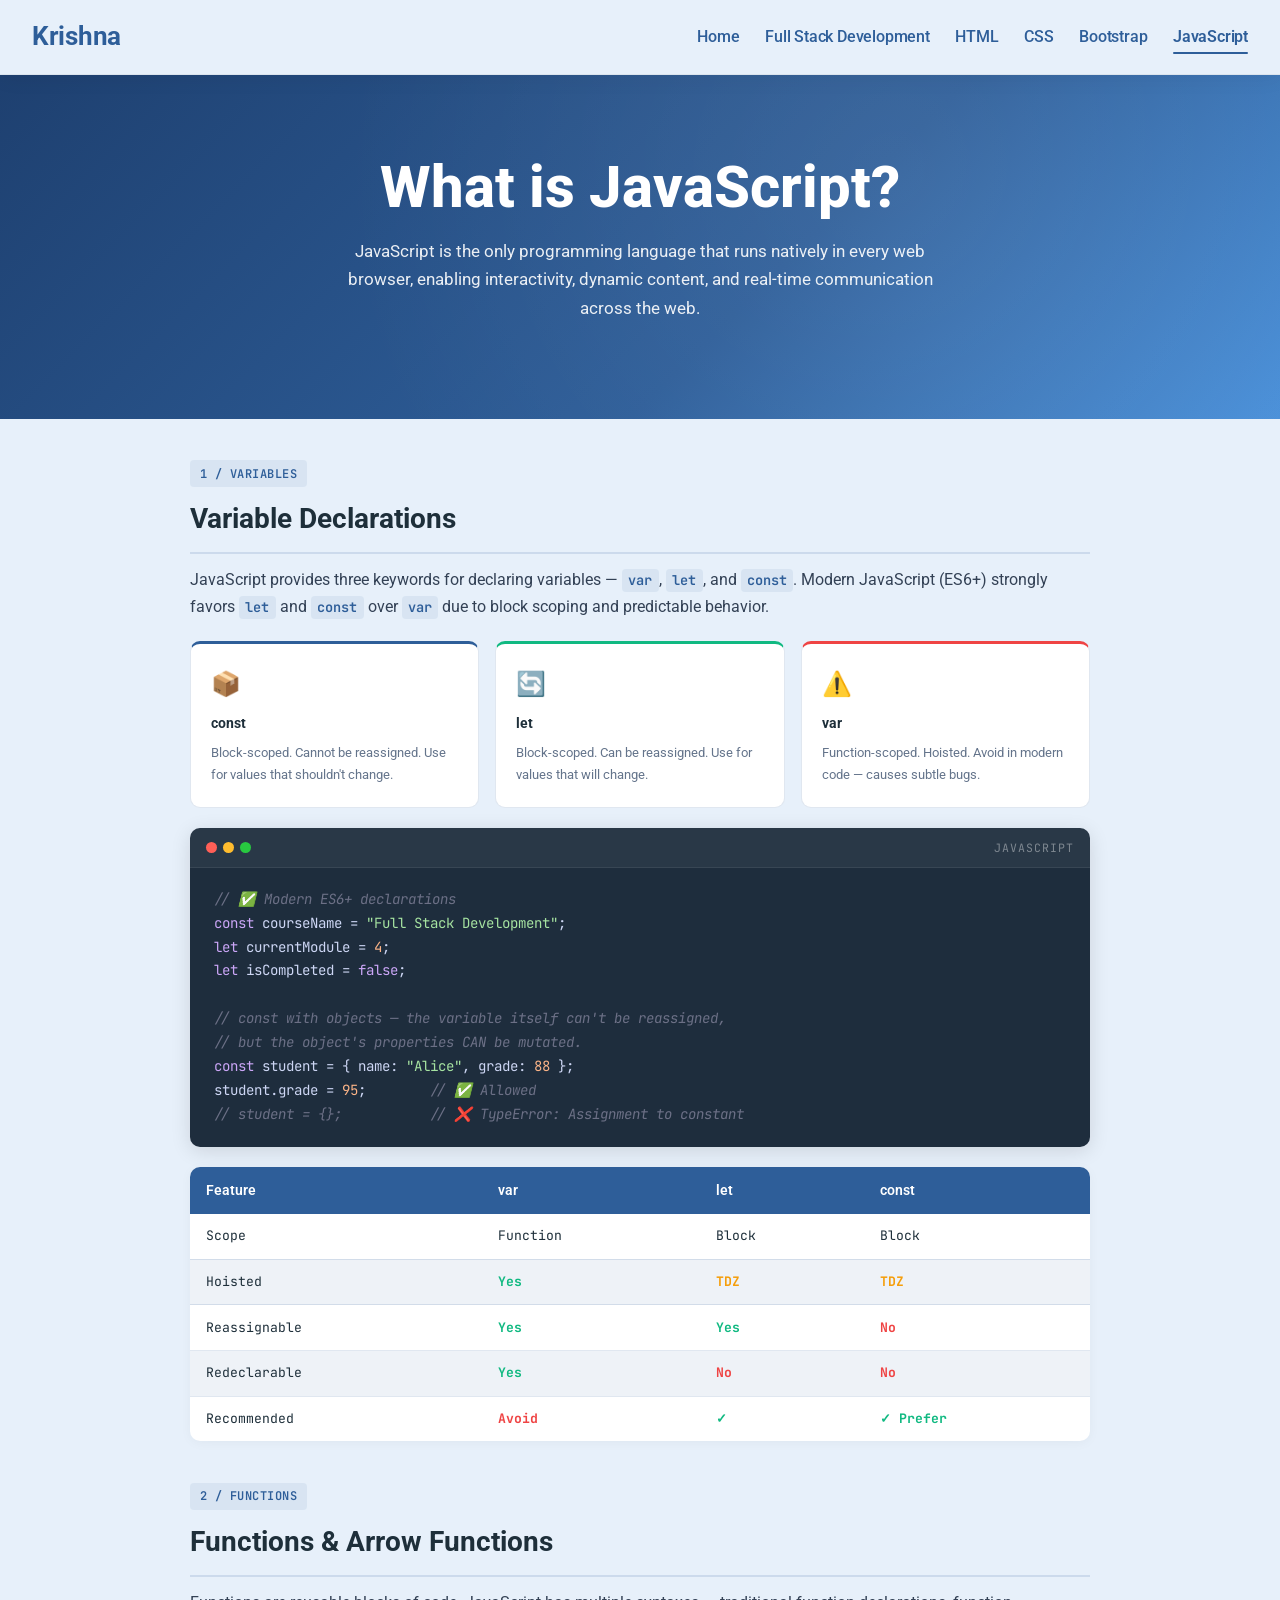
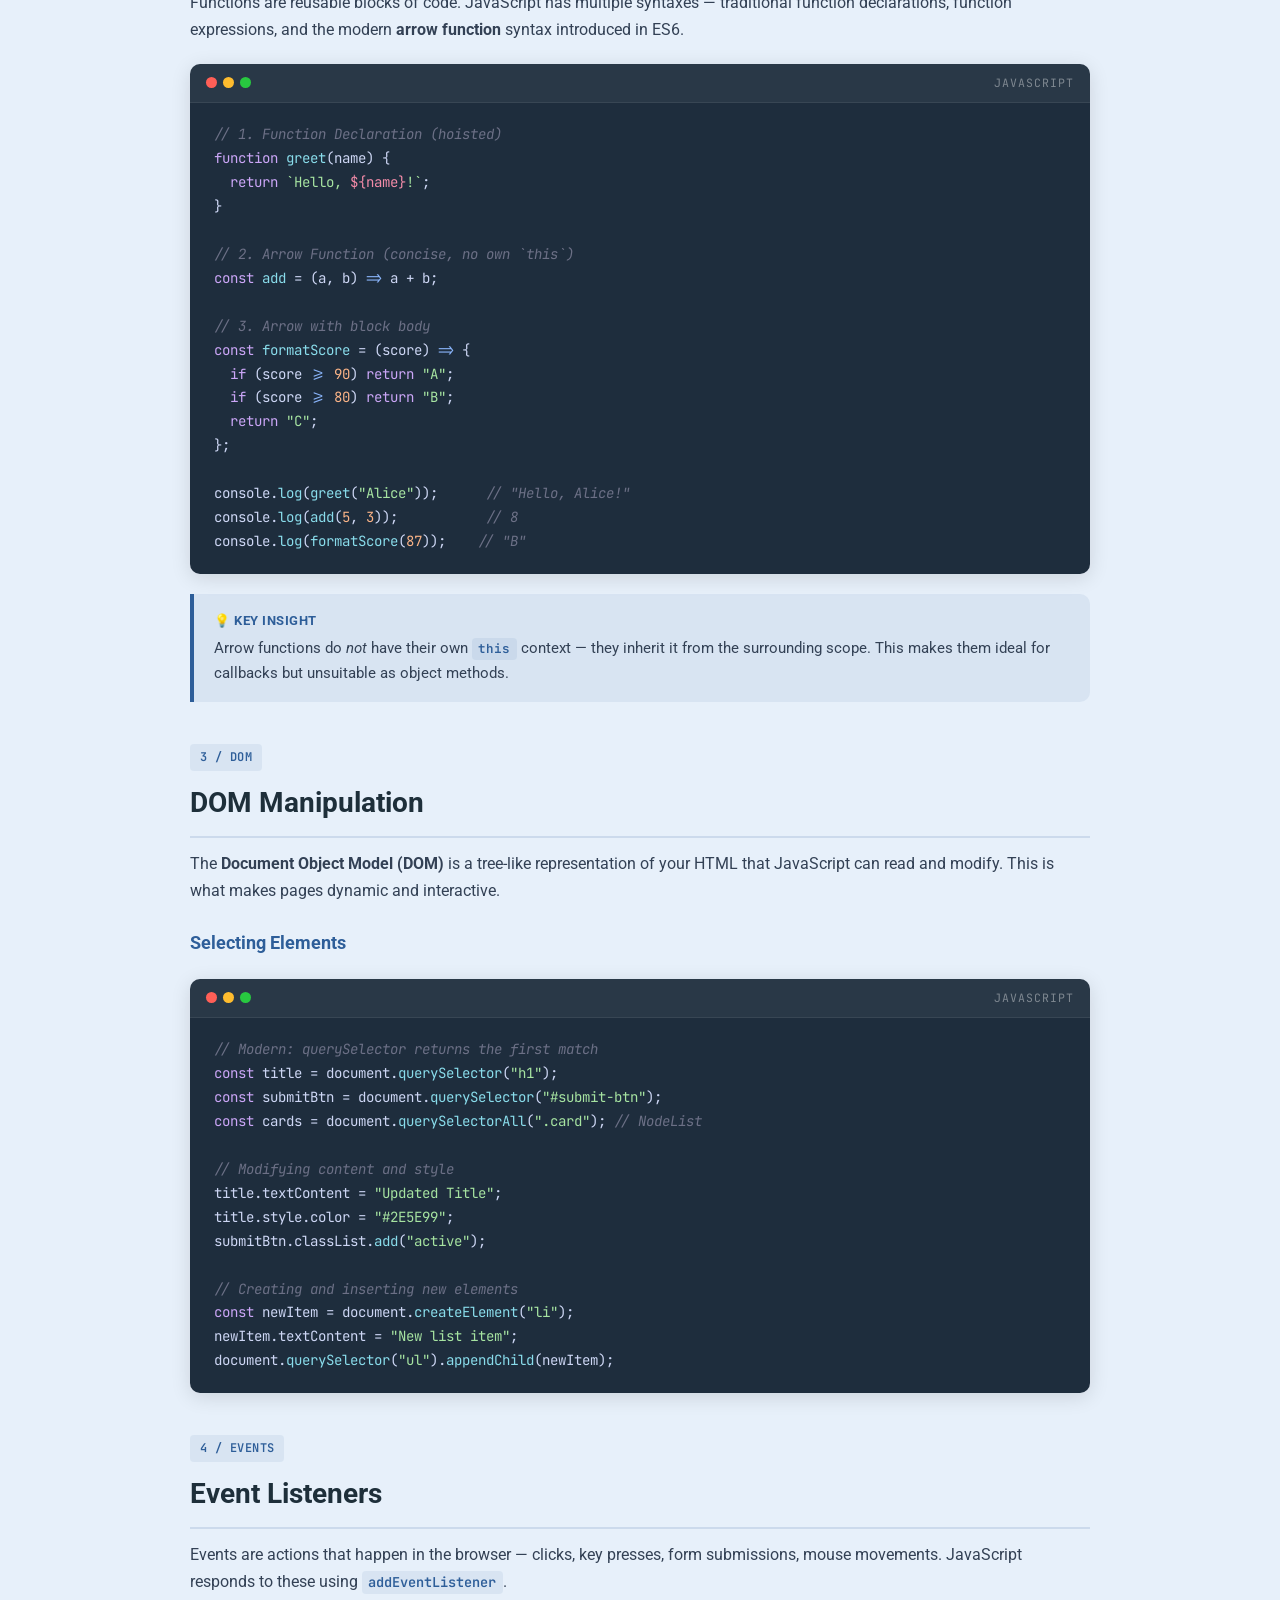
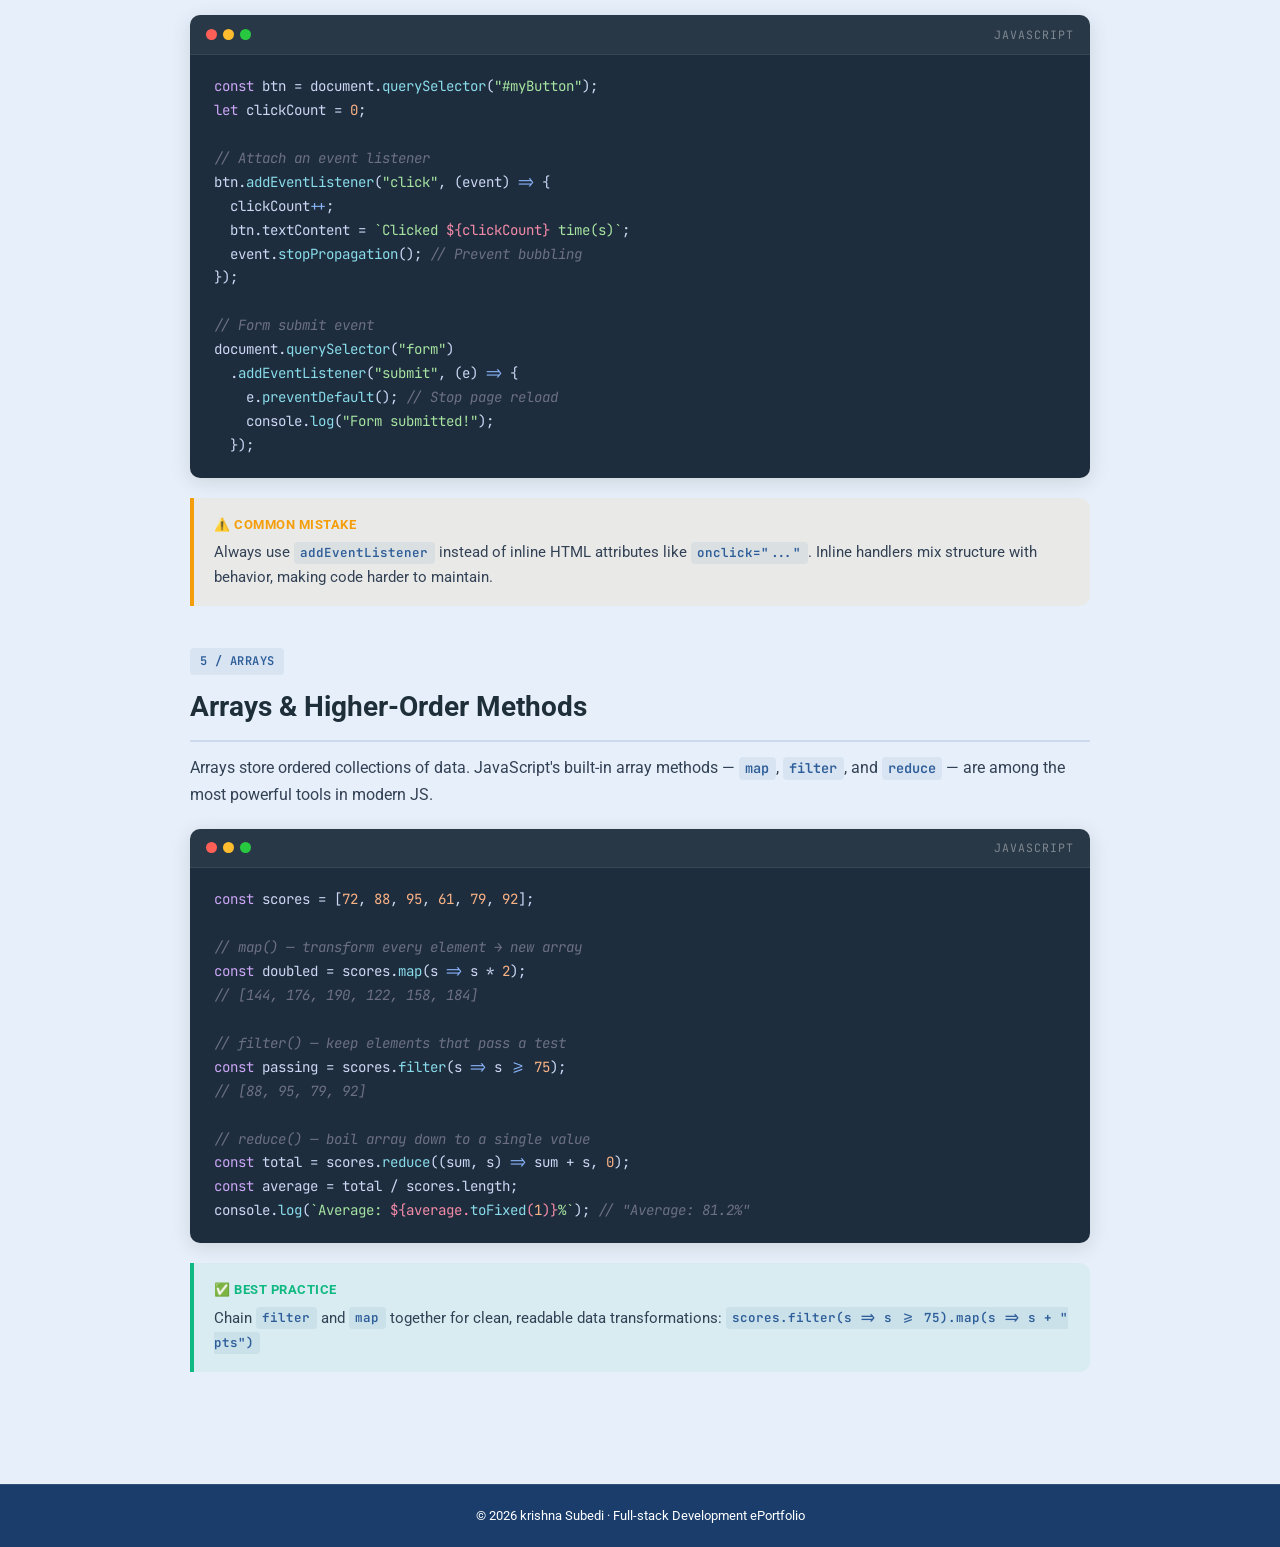
<file: js.html>
<!DOCTYPE html>
<html lang="en">
<head>
  <meta charset="UTF-8">
  <meta name="viewport" content="width=device-width, initial-scale=1.0, user-scalable=yes">
  <title>JavaScript In-Depth | Full Stack Development</title>
  <link rel="stylesheet" href="js.css">
  <link rel="preconnect" href="https://fonts.googleapis.com">
  <link href="https://fonts.googleapis.com/css2?family=Roboto:wght@400;500;700&family=JetBrains+Mono:wght@400;600&display=swap" rel="stylesheet">

</head>
<body>

<!-- ===== NAVBAR ===== -->
<header class="navbar">
  <div class="nav-container">
    <a href="index.html" class="logo">Krishna</a>

    <button class="menu-toggle" id="mobileMenuBtn" aria-label="Open navigation menu" aria-expanded="false">
      <div class="bar"></div>
      <div class="bar"></div>
      <div class="bar"></div>
    </button>

    <ul class="nav-menu" id="navMenu">
      <li><a href="index.html" class="nav-link">Home</a></li>
      <li><a href="full_stack.html" class="nav-link">Full Stack Development</a></li>
      <li><a href="html.html" class="nav-link">HTML</a></li>
      <li><a href="css.html" class="nav-link">CSS</a></li>
      <li><a href="bootstrap.html" class="nav-link">Bootstrap</a></li>
      <li><a href="js.html" class="nav-link active">JavaScript</a></li>
    </ul>
  </div>
  <div class="menu-overlay" id="overlay"></div>
</header>

<!-- ===== HERO ===== -->



<!-- Hero -->
<section class="hero">
  <h1>What is JavaScript?</h1>
  <p>JavaScript is the only programming language that runs natively in every web browser, enabling interactivity, dynamic content, and real-time communication across the web.</p>
</section>


<!-- <section class="page-hero">
  <div class="hero-inner">
    <div class="hero-badge">Full Stack Development — Module 04</div>
    <h1>JavaScript <span>In-Depth</span><br>The Language of the Web</h1>
    <p>JavaScript is the only programming language that runs natively in every web browser, enabling interactivity, dynamic content, and real-time communication across the web.</p>
    <div class="hero-stats">
      <div class="hero-stat"><span class="num">98%</span><span class="lbl">Browser support</span></div>
      <div class="hero-stat"><span class="num">5</span><span class="lbl">Core sections</span></div>
      <div class="hero-stat"><span class="num">ES2024</span><span class="lbl">Latest standard</span></div>
    </div>
  </div>
</section> -->

<!-- ===== MAIN LAYOUT ===== -->
<div class="layout-container">

  <!-- LEFT: Documentation -->
  <main class="doc-content">

    <!-- Section 1: Variables -->
    <div class="doc-section">
      <span class="section-number">1 / VARIABLES</span>
      <h2>Variable Declarations</h2>
      <p>JavaScript provides three keywords for declaring variables — <code>var</code>, <code>let</code>, and <code>const</code>. Modern JavaScript (ES6+) strongly favors <code>let</code> and <code>const</code> over <code>var</code> due to block scoping and predictable behavior.</p>

      <div class="card-grid">
        <div class="info-card">
          <div class="card-icon">📦</div>
          <h4>const</h4>
          <p>Block-scoped. Cannot be reassigned. Use for values that shouldn't change.</p>
        </div>
        <div class="info-card green">
          <div class="card-icon">🔄</div>
          <h4>let</h4>
          <p>Block-scoped. Can be reassigned. Use for values that will change.</p>
        </div>
        <div class="info-card red">
          <div class="card-icon">⚠️</div>
          <h4>var</h4>
          <p>Function-scoped. Hoisted. Avoid in modern code — causes subtle bugs.</p>
        </div>
      </div>

      <div class="code-block">
        <div class="code-block-header">
          <div class="code-dots"><span></span><span></span><span></span></div>
          <span class="code-lang">JavaScript</span>
        </div>
        <pre><span class="cm">// ✅ Modern ES6+ declarations</span>
<span class="kw">const</span> courseName = <span class="str">"Full Stack Development"</span>;
<span class="kw">let</span> currentModule = <span class="num">4</span>;
<span class="kw">let</span> isCompleted = <span class="kw">false</span>;

<span class="cm">// const with objects — the variable itself can't be reassigned,</span>
<span class="cm">// but the object's properties CAN be mutated.</span>
<span class="kw">const</span> student = { name: <span class="str">"Alice"</span>, grade: <span class="num">88</span> };
student.grade = <span class="num">95</span>;        <span class="cm">// ✅ Allowed</span>
<span class="cm">// student = {};           // ❌ TypeError: Assignment to constant</span></pre>
      </div>

      <table class="compare-table">
        <thead>
          <tr><th>Feature</th><th>var</th><th>let</th><th>const</th></tr>
        </thead>
        <tbody>
          <tr><td>Scope</td><td>Function</td><td>Block</td><td>Block</td></tr>
          <tr><td>Hoisted</td><td class="tag-yes">Yes</td><td class="tag-warn">TDZ</td><td class="tag-warn">TDZ</td></tr>
          <tr><td>Reassignable</td><td class="tag-yes">Yes</td><td class="tag-yes">Yes</td><td class="tag-no">No</td></tr>
          <tr><td>Redeclarable</td><td class="tag-yes">Yes</td><td class="tag-no">No</td><td class="tag-no">No</td></tr>
          <tr><td>Recommended</td><td class="tag-no">Avoid</td><td class="tag-yes">✓</td><td class="tag-yes">✓ Prefer</td></tr>
        </tbody>
      </table>
    </div>

    <!-- Section 2: Functions -->
    <div class="doc-section">
      <span class="section-number">2 / FUNCTIONS</span>
      <h2>Functions & Arrow Functions</h2>
      <p>Functions are reusable blocks of code. JavaScript has multiple syntaxes — traditional function declarations, function expressions, and the modern <strong>arrow function</strong> syntax introduced in ES6.</p>

      <div class="code-block">
        <div class="code-block-header">
          <div class="code-dots"><span></span><span></span><span></span></div>
          <span class="code-lang">JavaScript</span>
        </div>
        <pre><span class="cm">// 1. Function Declaration (hoisted)</span>
<span class="kw">function</span> <span class="fn">greet</span>(name) {
  <span class="kw">return</span> <span class="str">`Hello, </span><span class="cn">${name}</span><span class="str">!`</span>;
}

<span class="cm">// 2. Arrow Function (concise, no own `this`)</span>
<span class="kw">const</span> <span class="fn">add</span> = (a, b) <span class="op">=></span> a + b;

<span class="cm">// 3. Arrow with block body</span>
<span class="kw">const</span> <span class="fn">formatScore</span> = (score) <span class="op">=></span> {
  <span class="kw">if</span> (score <span class="op">>=</span> <span class="num">90</span>) <span class="kw">return</span> <span class="str">"A"</span>;
  <span class="kw">if</span> (score <span class="op">>=</span> <span class="num">80</span>) <span class="kw">return</span> <span class="str">"B"</span>;
  <span class="kw">return</span> <span class="str">"C"</span>;
};

console.<span class="fn">log</span>(<span class="fn">greet</span>(<span class="str">"Alice"</span>));      <span class="cm">// "Hello, Alice!"</span>
console.<span class="fn">log</span>(<span class="fn">add</span>(<span class="num">5</span>, <span class="num">3</span>));           <span class="cm">// 8</span>
console.<span class="fn">log</span>(<span class="fn">formatScore</span>(<span class="num">87</span>));    <span class="cm">// "B"</span></pre>
      </div>

      <div class="callout">
        <strong>💡 Key Insight</strong>
        <p>Arrow functions do <em>not</em> have their own <code>this</code> context — they inherit it from the surrounding scope. This makes them ideal for callbacks but unsuitable as object methods.</p>
      </div>
    </div>

    <!-- Section 3: DOM Manipulation -->
    <div class="doc-section">
      <span class="section-number">3 / DOM</span>
      <h2>DOM Manipulation</h2>
      <p>The <strong>Document Object Model (DOM)</strong> is a tree-like representation of your HTML that JavaScript can read and modify. This is what makes pages dynamic and interactive.</p>

      <h3>Selecting Elements</h3>
      <div class="code-block">
        <div class="code-block-header">
          <div class="code-dots"><span></span><span></span><span></span></div>
          <span class="code-lang">JavaScript</span>
        </div>
        <pre><span class="cm">// Modern: querySelector returns the first match</span>
<span class="kw">const</span> title = document.<span class="fn">querySelector</span>(<span class="str">"h1"</span>);
<span class="kw">const</span> submitBtn = document.<span class="fn">querySelector</span>(<span class="str">"#submit-btn"</span>);
<span class="kw">const</span> cards = document.<span class="fn">querySelectorAll</span>(<span class="str">".card"</span>); <span class="cm">// NodeList</span>

<span class="cm">// Modifying content and style</span>
title.textContent = <span class="str">"Updated Title"</span>;
title.style.color = <span class="str">"#2E5E99"</span>;
submitBtn.classList.<span class="fn">add</span>(<span class="str">"active"</span>);

<span class="cm">// Creating and inserting new elements</span>
<span class="kw">const</span> newItem = document.<span class="fn">createElement</span>(<span class="str">"li"</span>);
newItem.textContent = <span class="str">"New list item"</span>;
document.<span class="fn">querySelector</span>(<span class="str">"ul"</span>).<span class="fn">appendChild</span>(newItem);</pre>
      </div>
    </div>

    <!-- Section 4: Events -->
    <div class="doc-section">
      <span class="section-number">4 / EVENTS</span>
      <h2>Event Listeners</h2>
      <p>Events are actions that happen in the browser — clicks, key presses, form submissions, mouse movements. JavaScript responds to these using <code>addEventListener</code>.</p>

      <div class="code-block">
        <div class="code-block-header">
          <div class="code-dots"><span></span><span></span><span></span></div>
          <span class="code-lang">JavaScript</span>
        </div>
        <pre><span class="kw">const</span> btn = document.<span class="fn">querySelector</span>(<span class="str">"#myButton"</span>);
<span class="kw">let</span> clickCount = <span class="num">0</span>;

<span class="cm">// Attach an event listener</span>
btn.<span class="fn">addEventListener</span>(<span class="str">"click"</span>, (event) <span class="op">=></span> {
  clickCount<span class="op">++</span>;
  btn.textContent = <span class="str">`Clicked </span><span class="cn">${clickCount}</span><span class="str"> time(s)`</span>;
  event.<span class="fn">stopPropagation</span>(); <span class="cm">// Prevent bubbling</span>
});

<span class="cm">// Form submit event</span>
document.<span class="fn">querySelector</span>(<span class="str">"form"</span>)
  .<span class="fn">addEventListener</span>(<span class="str">"submit"</span>, (e) <span class="op">=></span> {
    e.<span class="fn">preventDefault</span>(); <span class="cm">// Stop page reload</span>
    console.<span class="fn">log</span>(<span class="str">"Form submitted!"</span>);
  });</pre>
      </div>

      <div class="callout warning">
        <strong>⚠️ Common Mistake</strong>
        <p>Always use <code>addEventListener</code> instead of inline HTML attributes like <code>onclick="..."</code>. Inline handlers mix structure with behavior, making code harder to maintain.</p>
      </div>
    </div>

    <!-- Section 5: Arrays & Methods -->
    <div class="doc-section">
      <span class="section-number">5 / ARRAYS</span>
      <h2>Arrays & Higher-Order Methods</h2>
      <p>Arrays store ordered collections of data. JavaScript's built-in array methods — <code>map</code>, <code>filter</code>, and <code>reduce</code> — are among the most powerful tools in modern JS.</p>

      <div class="code-block">
        <div class="code-block-header">
          <div class="code-dots"><span></span><span></span><span></span></div>
          <span class="code-lang">JavaScript</span>
        </div>
        <pre><span class="kw">const</span> scores = [<span class="num">72</span>, <span class="num">88</span>, <span class="num">95</span>, <span class="num">61</span>, <span class="num">79</span>, <span class="num">92</span>];

<span class="cm">// map() — transform every element → new array</span>
<span class="kw">const</span> doubled = scores.<span class="fn">map</span>(s <span class="op">=></span> s * <span class="num">2</span>);
<span class="cm">// [144, 176, 190, 122, 158, 184]</span>

<span class="cm">// filter() — keep elements that pass a test</span>
<span class="kw">const</span> passing = scores.<span class="fn">filter</span>(s <span class="op">=></span> s <span class="op">>=</span> <span class="num">75</span>);
<span class="cm">// [88, 95, 79, 92]</span>

<span class="cm">// reduce() — boil array down to a single value</span>
<span class="kw">const</span> total = scores.<span class="fn">reduce</span>((sum, s) <span class="op">=></span> sum + s, <span class="num">0</span>);
<span class="kw">const</span> average = total / scores.length;
console.<span class="fn">log</span>(<span class="str">`Average: </span><span class="cn">${average.<span class="fn">toFixed</span>(<span class="num">1</span>)}</span><span class="str">%`</span>); <span class="cm">// "Average: 81.2%"</span></pre>
      </div>

      <div class="callout success">
        <strong>✅ Best Practice</strong>
        <p>Chain <code>filter</code> and <code>map</code> together for clean, readable data transformations: <code>scores.filter(s =&gt; s &gt;= 75).map(s =&gt; s + " pts")</code></p>
      </div>
    </div>

  </main>

</div>

<script>
  /* ===== NAVBAR LOGIC ===== */
  (function() {
    const menuToggle = document.getElementById('mobileMenuBtn');
    const navMenu = document.getElementById('navMenu');
    const overlay = document.getElementById('overlay');
    const navLinks = document.querySelectorAll('.nav-link');
    let isMenuOpen = false;

    function openMenu() {
      if (!navMenu || !menuToggle) return;
      navMenu.classList.add('active');
      menuToggle.classList.add('active');
      if (overlay) overlay.classList.add('active');
      menuToggle.setAttribute('aria-expanded', 'true');
      isMenuOpen = true;
      document.body.style.overflow = 'hidden';
    }

    function closeMenu() {
      if (!navMenu || !menuToggle) return;
      navMenu.classList.remove('active');
      menuToggle.classList.remove('active');
      if (overlay) overlay.classList.remove('active');
      menuToggle.setAttribute('aria-expanded', 'false');
      isMenuOpen = false;
      document.body.style.overflow = '';
    }

    if (menuToggle) menuToggle.addEventListener('click', (e) => { e.stopPropagation(); isMenuOpen ? closeMenu() : openMenu(); });
    navLinks.forEach(link => { link.addEventListener('click', () => { if (window.innerWidth <= 768 && isMenuOpen) closeMenu(); }); });
    if (overlay) overlay.addEventListener('click', () => { if (isMenuOpen) closeMenu(); });
    window.addEventListener('resize', () => { if (window.innerWidth > 768 && isMenuOpen) closeMenu(); });
    document.addEventListener('keydown', (e) => { if (e.key === 'Escape' && isMenuOpen) closeMenu(); });
  })();

  /* ===== SECTION REVEAL ON SCROLL ===== */
  (function() {
    const sections = document.querySelectorAll('.doc-section');
    const observer = new IntersectionObserver((entries) => {
      entries.forEach(entry => {
        if (entry.isIntersecting) {
          entry.target.classList.add('visible');
          observer.unobserve(entry.target);
        }
      });
    }, { threshold: 0.1 });
    sections.forEach((s, i) => {
      s.style.transitionDelay = `${i * 0.05}s`;
      observer.observe(s);
    });
  })();
</script>

<footer class="site-footer" role="contentinfo">
  <div class="footer-bottom">
    <p>© 2026 krishna Subedi · Full-stack Development ePortfolio</p>
  </div>
</footer>

</body>
</html>
</file>
<file: styles.css>
/* =====================================================
   RESET & BASE
===================================================== */
*,
*::before,
*::after {
  margin: 0;
  padding: 0;
  box-sizing: border-box;
}

html {
  scroll-behavior: smooth;
  height: 100%;
  /* Guarantees document starts full height */
}

body {
  font-family: 'Roboto', system-ui, 'Segoe UI', sans-serif;
  background: #E7F0FA;
  color: #000000;
  overflow-x: hidden;
  margin: 0;

  /* ==========================================
     THE NUCLEAR GRID FIX 
     This forces exactly 3 rows. The middle row (1fr) 
     will ALWAYS expand to push the footer down.
  ========================================== */
  display: flex;
  flex-direction: column;
  min-height: 100vh;
  min-height: 100dvh;
}

/* Row 2 Wrapper — must stretch to fill the available space */
.main-content {
  display: flex;
  flex-direction: column;
  width: 100%;
  flex: 1;
}

/* =====================================================
   NAVBAR (Row 1)
===================================================== */
.navbar {
  background: #E7F0FA;
  backdrop-filter: blur(8px);
  box-shadow: 0 4px 20px rgba(0, 0, 0, 0.05);
  position: sticky;
  top: 0;
  z-index: 1000;
  width: 100%;
  transition: all 0.2s ease;
  border-bottom: 1px solid rgba(0, 0, 0, 0.05);
}

.nav-container {
  max-width: 1300px;
  margin: 0 auto;
  padding: 0.9rem 2rem;
  display: flex;
  justify-content: space-between;
  align-items: center;
  flex-wrap: wrap;
}

.logo {
  font-size: 1.65rem;
  font-weight: 700;
  letter-spacing: -0.3px;
  background: #2E5E99;
  background-clip: text;
  -webkit-background-clip: text;
  color: transparent;
  text-decoration: none;
  transition: opacity 0.2s;
  display: inline-flex;
  align-items: center;
  gap: 6px;
}

.logo:hover {
  opacity: 0.85;
}

.nav-menu {
  display: flex;
  align-items: center;
  gap: 2rem;
  list-style: none;
  transition: all 0.3s ease-in-out;
}

.nav-link {
  text-decoration: none;
  font-weight: 500;
  font-size: 1rem;
  color: #2E5E99;
  padding: 0.5rem 0;
  transition: 0.2s;
  position: relative;
  letter-spacing: -0.2px;
}

.nav-link::after {
  content: '';
  position: absolute;
  bottom: 0;
  left: 0;
  width: 0%;
  height: 2.5px;
  background: #2E5E99;
  border-radius: 4px;
  transition: width 0.25s ease;
}

.nav-link:hover {
  color: #2E5E99;
}

.nav-link:hover::after {
  width: 100%;
}

.nav-link.active {
  color: #2E5E99;
  font-weight: 600;
}

.nav-link.active::after {
  width: 100%;
  background: #2E5E99;
}

.menu-toggle {
  display: none;
  flex-direction: column;
  justify-content: space-between;
  width: 30px;
  height: 22px;
  cursor: pointer;
  background: transparent;
  border: none;
  z-index: 1100;
}

.menu-toggle .bar {
  width: 100%;
  height: 3px;
  background-color: #1e2f3a;
  border-radius: 10px;
  transition: all 0.3s ease;
}

.menu-overlay {
  display: none;
  position: fixed;
  top: 0;
  left: 0;
  width: 100%;
  height: 100%;
  background-color: rgba(0, 0, 0, 0.35);
  backdrop-filter: blur(2px);
  z-index: 1020;
}

.menu-overlay.active {
  display: block;
}

@media (max-width: 768px) {
  .nav-container {
    padding: 0.8rem 1.5rem;
  }

  .menu-toggle {
    display: flex;
  }

  .nav-menu {
    position: fixed;
    left: -100%;
    top: 0;
    flex-direction: column;
    background: #E7F0FA;
    backdrop-filter: blur(12px);
    width: 75%;
    max-width: 320px;
    height: 100dvh;
    text-align: left;
    transition: left 0.35s cubic-bezier(0.2, 0.9, 0.4, 1.1);
    padding: 6rem 2rem 2rem 2rem;
    gap: 1.8rem;
    box-shadow: 6px 0 25px rgba(0, 0, 0, 0.1);
    z-index: 1050;
    align-items: flex-start;
    border-right: 1px solid rgba(0, 0, 0, 0.05);
  }

  .nav-menu.active {
    left: 0;
  }

  .nav-link {
    font-size: 1.2rem;
    width: 100%;
    padding: 0.6rem 0;
    border-bottom: 1px solid rgba(0, 0, 0, 0.05);
  }

  .nav-link::after {
    bottom: -2px;
  }

  .menu-toggle.active .bar:nth-child(1) {
    transform: translateY(9px) rotate(45deg);
  }

  .menu-toggle.active .bar:nth-child(2) {
    opacity: 0;
  }

  .menu-toggle.active .bar:nth-child(3) {
    transform: translateY(-9px) rotate(-45deg);
  }
}

@media (max-width: 480px) {
  .nav-container {
    padding: 0.7rem 1.2rem;
  }

  .logo {
    font-size: 1.4rem;
  }

  .nav-menu {
    width: 85%;
    padding: 5rem 1.5rem 2rem 1.5rem;
  }
}

@media (min-width: 769px) {
  .nav-menu {
    display: flex !important;
    position: static;
    flex-direction: row;
    width: auto;
    height: auto;
    background: transparent;
    backdrop-filter: none;
    padding: 0;
    box-shadow: none;
    gap: 2rem;
  }

  .nav-link {
    border-bottom: none;
  }

  .menu-overlay {
    display: none !important;
  }
}

/* =====================================================
   HERO SECTION
===================================================== */
.hero-section {
  position: relative;
  display: flex;
  flex-direction: column;
  justify-content: center;
  overflow-x: clip;
  overflow-y: visible;
  padding: 5rem 2rem 4rem;
  flex: 1;
  /* Automatically expands inside main-content */
}

.hero-section::before {
  content: '';
  position: absolute;
  inset: 0;
  background-image: radial-gradient(circle, rgba(46, 94, 153, 0.18) 1px, transparent 1px);
  background-size: 32px 32px;
  pointer-events: none;
  z-index: 0;
}

.bg-blob {
  position: absolute;
  border-radius: 50%;
  pointer-events: none;
  z-index: 0;
}

.bg-blob-1 {
  width: 600px;
  height: 600px;
  background: radial-gradient(circle, rgba(46, 94, 153, 0.09) 0%, transparent 70%);
  top: -200px;
  right: -150px;
}

.bg-blob-2 {
  width: 380px;
  height: 380px;
  background: radial-gradient(circle, rgba(74, 143, 212, 0.08) 0%, transparent 70%);
  bottom: -80px;
  left: -80px;
}

.bg-blob-3 {
  width: 220px;
  height: 220px;
  background: radial-gradient(circle, rgba(46, 94, 153, 0.07) 0%, transparent 70%);
  top: 35%;
  left: 42%;
}

.hero-container {
  max-width: 1280px;
  margin: 0 auto;
  width: 100%;
  display: grid;
  grid-template-columns: 1fr 1fr;
  gap: 5rem;
  align-items: center;
  position: relative;
  z-index: 2;
}

.hero-left {
  display: flex;
  flex-direction: column;
  gap: 1.5rem;
}

.role-badge {
  display: inline-flex;
  align-items: center;
  gap: 8px;
  background: rgba(46, 94, 153, 0.09);
  border: 1.5px solid rgba(46, 94, 153, 0.28);
  color: #2E5E99;
  padding: 0.42rem 1rem;
  border-radius: 100px;
  font-size: 0.82rem;
  font-weight: 600;
  letter-spacing: 0.4px;
  width: fit-content;
  opacity: 0;
  animation: fadeUp 0.55s ease 0.1s forwards;
}

.badge-dot {
  width: 7px;
  height: 7px;
  background: #2E5E99;
  border-radius: 50%;
  animation: pulseDot 2.2s ease-in-out infinite;
}

.hero-greeting {
  font-size: 1.05rem;
  font-weight: 500;
  color: #4A5568;
  letter-spacing: 0.2px;
  opacity: 0;
  animation: fadeUp 0.55s ease 0.2s forwards;
}

.hero-heading {
  font-size: clamp(2rem, 3.8vw, 3rem);
  font-weight: 900;
  line-height: 1.12;
  color: #000000;
  letter-spacing: -1.2px;
  opacity: 0;
  animation: fadeUp 0.6s ease 0.3s forwards;
}

.heading-accent {
  color: #2E5E99;
  display: inline;
}

.hero-subheading {
  font-size: 1.02rem;
  line-height: 1.78;
  color: #3D4F63;
  font-weight: 400;
  max-width: 530px;
  opacity: 0;
  animation: fadeUp 0.6s ease 0.4s forwards;
}

.hero-buttons {
  display: flex;
  gap: 0.9rem;
  flex-wrap: wrap;
  opacity: 0;
  animation: fadeUp 0.6s ease 0.5s forwards;
  position: relative;
  z-index: 10;
}

.btn-primary {
  background: #2E5E99;
  color: #ffffff;
  border: 2px solid #2E5E99;
  padding: 0.75rem 1.7rem;
  border-radius: 8px;
  font-family: 'Roboto', sans-serif;
  font-size: 0.94rem;
  font-weight: 700;
  cursor: pointer;
  text-decoration: none;
  transition: all 0.22s ease;
  box-shadow: 0 4px 16px rgba(46, 94, 153, 0.32);
  display: inline-flex;
  align-items: center;
  gap: 7px;
}

.btn-primary:hover {
  background: #1A3F6F;
  border-color: #1A3F6F;
  transform: translateY(-2px);
  box-shadow: 0 8px 24px rgba(46, 94, 153, 0.42);
}

.btn-secondary {
  background: transparent;
  color: #2E5E99;
  border: 2px solid rgba(46, 94, 153, 0.55);
  padding: 0.75rem 1.65rem;
  border-radius: 8px;
  font-family: 'Roboto', sans-serif;
  font-size: 0.94rem;
  font-weight: 700;
  cursor: pointer;
  text-decoration: none;
  transition: all 0.22s ease;
  display: inline-flex;
  align-items: center;
  gap: 7px;
}

.btn-secondary:hover {
  background: #2E5E99;
  border-color: #2E5E99;
  color: #ffffff;
  transform: translateY(-2px);
  box-shadow: 0 6px 18px rgba(46, 94, 153, 0.28);
}

.btn-icon {
  flex-shrink: 0;
  transition: transform 0.2s ease;
}

.btn-primary:hover .btn-icon,
.btn-secondary:hover .btn-icon {
  transform: translateX(3px);
}

/* =====================================================
   EXPLORE PORTFOLIO DROPDOWN
===================================================== */
.explore-dropdown {
  position: relative;
  display: inline-flex;
}

.explore-dropdown:hover .explore-chevron,
.explore-btn[aria-expanded="true"] .explore-chevron {
  transform: rotate(180deg);
}

.explore-chevron {
  transition: transform 0.25s ease;
}

.explore-menu {
  position: absolute;
  top: calc(100% + 10px);
  left: 0;
  min-width: 230px;
  background: #ffffff;
  border: 1.5px solid rgba(46, 94, 153, 0.18);
  border-radius: 14px;
  box-shadow: 0 16px 48px rgba(46, 94, 153, 0.18), 0 4px 14px rgba(0, 0, 0, 0.08);
  padding: 0.55rem;
  z-index: 9999;
  opacity: 0;
  visibility: hidden;
  transform: translateY(-8px) scale(0.97);
  transform-origin: top left;
  transition: opacity 0.22s ease, transform 0.22s ease, visibility 0.22s;
  pointer-events: none;
}

.explore-menu.open {
  opacity: 1;
  visibility: visible;
  transform: translateY(0) scale(1);
  pointer-events: auto;
}

.explore-menu::before {
  content: '';
  position: absolute;
  top: -7px;
  left: 22px;
  width: 13px;
  height: 13px;
  background: #ffffff;
  border-top: 1.5px solid rgba(46, 94, 153, 0.18);
  border-left: 1.5px solid rgba(46, 94, 153, 0.18);
  transform: rotate(45deg);
  border-radius: 2px;
}

.explore-item {
  display: flex;
  align-items: center;
  gap: 0.75rem;
  padding: 0.62rem 0.85rem;
  border-radius: 10px;
  text-decoration: none;
  color: #1A2535;
  transition: background 0.17s ease, transform 0.17s ease;
  cursor: pointer;
}

.explore-item:hover {
  background: rgba(46, 94, 153, 0.08);
  transform: translateX(3px);
}

.explore-item:active {
  background: rgba(46, 94, 153, 0.15);
  transform: translateX(1px);
}

.explore-icon {
  font-size: 1.15rem;
  width: 32px;
  height: 32px;
  display: flex;
  align-items: center;
  justify-content: center;
  background: rgba(46, 94, 153, 0.08);
  border-radius: 8px;
  flex-shrink: 0;
  transition: background 0.17s ease;
}

.explore-item:hover .explore-icon {
  background: rgba(46, 94, 153, 0.16);
}

.explore-text {
  display: flex;
  flex-direction: column;
  gap: 1px;
}

.explore-title {
  font-size: 0.87rem;
  font-weight: 700;
  color: #1A2535;
  line-height: 1.2;
}

.explore-desc {
  font-size: 0.72rem;
  color: #6B7A8D;
  font-weight: 400;
  line-height: 1.2;
}

.explore-item+.explore-item {
  border-top: 1px solid rgba(46, 94, 153, 0.06);
}

/* Skills */
.skills-label {
  font-size: 0.7rem;
  font-weight: 700;
  text-transform: uppercase;
  letter-spacing: 2px;
  color: #8A9BB0;
  margin-bottom: -0.9rem;
  opacity: 0;
  animation: fadeUp 0.5s ease 0.6s forwards;
}

.skills-row {
  display: flex;
  flex-wrap: wrap;
  gap: 0.45rem;
  opacity: 0;
  animation: fadeUp 0.6s ease 0.65s forwards;
}

.skill-tag {
  background: #ffffff;
  border: 1.5px solid rgba(46, 94, 153, 0.16);
  color: #2E5E99;
  padding: 0.28rem 0.78rem;
  border-radius: 6px;
  font-size: 0.78rem;
  font-weight: 600;
  transition: all 0.2s ease;
  box-shadow: 0 2px 6px rgba(0, 0, 0, 0.04);
  cursor: default;
}

.skill-tag:hover {
  background: #2E5E99;
  color: #ffffff;
  border-color: #2E5E99;
  transform: translateY(-2px);
  box-shadow: 0 5px 14px rgba(46, 94, 153, 0.22);
}

/* ---- RIGHT COLUMN ---- */
.hero-right {
  display: flex;
  justify-content: center;
  align-items: center;
  position: relative;
  padding: 2.5rem 2rem;
  opacity: 0;
  animation: fadeIn 0.85s ease 0.55s forwards;
}

.float-badge {
  position: absolute;
  background: #ffffff;
  border-radius: 12px;
  padding: 0.48rem 0.9rem;
  display: flex;
  align-items: center;
  gap: 7px;
  box-shadow: 0 6px 22px rgba(0, 0, 0, 0.11);
  font-family: 'Roboto', sans-serif;
  font-size: 0.78rem;
  font-weight: 700;
  color: #1A2535;
  border: 1.5px solid rgba(46, 94, 153, 0.14);
  z-index: 10;
  white-space: nowrap;
  user-select: none;
}

.fb-dot {
  width: 8px;
  height: 8px;
  border-radius: 50%;
  flex-shrink: 0;
}

.fb-html {
  top: 8px;
  left: -8px;
  animation: floatA 4.2s ease-in-out infinite;
}

.fb-css {
  bottom: 28px;
  left: -18px;
  animation: floatB 4.8s ease-in-out infinite 0.4s;
}

.fb-js {
  top: 28px;
  right: -12px;
  animation: floatC 3.9s ease-in-out infinite 0.8s;
}

.fb-bs {
  bottom: 6px;
  right: 24px;
  animation: floatD 5.1s ease-in-out infinite 0.2s;
}

/* Code Editor Card */
.code-editor {
  background: #192231;
  border-radius: 16px;
  box-shadow: 0 30px 70px rgba(0, 0, 0, 0.22), 0 8px 22px rgba(0, 0, 0, 0.12), inset 0 1px 0 rgba(255, 255, 255, 0.06);
  width: 100%;
  max-width: 460px;
  overflow: hidden;
  position: relative;
  z-index: 3;
  border: 1px solid rgba(255, 255, 255, 0.06);
  transition: box-shadow 0.3s ease, transform 0.3s ease;
}

.code-editor:hover {
  transform: translateY(-4px);
  box-shadow: 0 38px 80px rgba(0, 0, 0, 0.26), 0 12px 28px rgba(46, 94, 153, 0.14), inset 0 1px 0 rgba(255, 255, 255, 0.06);
}

.editor-titlebar {
  background: #222F44;
  padding: 0.78rem 1.1rem;
  display: flex;
  align-items: center;
  gap: 0.55rem;
  border-bottom: 1px solid rgba(255, 255, 255, 0.06);
}

.traffic-dot {
  width: 12px;
  height: 12px;
  border-radius: 50%;
  flex-shrink: 0;
}

.td-red {
  background: #FF5F57;
}

.td-yellow {
  background: #FEBC2E;
}

.td-green {
  background: #28C840;
}

.editor-tabs {
  display: flex;
  gap: 2px;
  margin-left: 12px;
}

.editor-tab {
  font-family: 'Roboto Mono', monospace;
  font-size: 0.7rem;
  padding: 0.25rem 0.75rem;
  border-radius: 5px 5px 0 0;
  color: rgba(255, 255, 255, 0.4);
  cursor: pointer;
}

.editor-tab.active {
  background: #192231;
  color: rgba(255, 255, 255, 0.85);
}

.editor-body {
  display: grid;
  grid-template-columns: 128px 1fr;
}

.file-tree {
  background: #1C2A3E;
  padding: 0.9rem 0.75rem;
  border-right: 1px solid rgba(255, 255, 255, 0.05);
}

.tree-title {
  font-size: 0.6rem;
  font-weight: 700;
  text-transform: uppercase;
  letter-spacing: 1.2px;
  color: rgba(255, 255, 255, 0.28);
  margin-bottom: 0.65rem;
  padding-left: 4px;
}

.tree-item {
  font-family: 'Roboto Mono', monospace;
  font-size: 0.69rem;
  color: rgba(255, 255, 255, 0.48);
  padding: 0.22rem 0.45rem;
  border-radius: 4px;
  display: flex;
  align-items: center;
  gap: 5px;
  transition: all 0.15s;
  cursor: default;
}

.tree-item.active {
  background: rgba(46, 94, 153, 0.28);
  color: #8BB8E8;
}

.tree-item:hover:not(.active) {
  background: rgba(255, 255, 255, 0.05);
  color: rgba(255, 255, 255, 0.75);
}

.tree-icon {
  font-style: normal;
  font-size: 0.65rem;
}

.code-pane {
  padding: 1rem 0.9rem;
}

.code-line {
  display: flex;
  align-items: baseline;
  gap: 0.75rem;
  line-height: 1.65;
}

.ln {
  font-family: 'Roboto Mono', monospace;
  font-size: 0.62rem;
  color: rgba(255, 255, 255, 0.18);
  width: 14px;
  text-align: right;
  flex-shrink: 0;
  user-select: none;
}

.code-text {
  font-family: 'Roboto Mono', monospace;
  font-size: 0.7rem;
  color: #CBD5E1;
  white-space: pre;
}

.t-comment {
  color: #4E637D;
  font-style: italic;
}

.t-tag {
  color: #E88C8C;
}

.t-attr {
  color: #86BBDF;
}

.t-str {
  color: #A8D8A8;
}

.t-prop {
  color: #BB9AF7;
}

.t-val {
  color: #FF9E64;
}

.t-fn {
  color: #7EC8E3;
}

.t-num {
  color: #F7C948;
}

.cursor {
  display: inline-block;
  width: 2px;
  height: 0.82em;
  background: #7FB3E8;
  vertical-align: text-bottom;
  animation: blink 1.1s step-end infinite;
}

.editor-statusbar {
  background: #2E5E99;
  padding: 0.32rem 1rem;
  display: flex;
  align-items: center;
  gap: 1.2rem;
}

.status-item {
  font-family: 'Roboto Mono', monospace;
  font-size: 0.62rem;
  color: rgba(255, 255, 255, 0.82);
  display: flex;
  align-items: center;
  gap: 4px;
}

.status-live {
  margin-left: auto;
}

.live-dot {
  width: 6px;
  height: 6px;
  border-radius: 50%;
  background: #28C840;
  animation: pulseDot 1.8s ease-in-out infinite;
}

.scroll-indicator {
  position: absolute;
  bottom: 1.8rem;
  left: 50%;
  transform: translateX(-50%);
  display: flex;
  flex-direction: column;
  align-items: center;
  gap: 6px;
  opacity: 0;
  animation: fadeIn 0.7s ease 1.3s forwards;
  cursor: pointer;
  z-index: 5;
  text-decoration: none;
}

.scroll-label {
  font-size: 0.65rem;
  font-weight: 700;
  letter-spacing: 2.5px;
  text-transform: uppercase;
  color: #8A9BB0;
}

.scroll-mouse {
  width: 22px;
  height: 36px;
  border: 2px solid rgba(46, 94, 153, 0.38);
  border-radius: 12px;
  display: flex;
  justify-content: center;
  padding-top: 6px;
}

.scroll-wheel {
  width: 3px;
  height: 7px;
  background: #2E5E99;
  border-radius: 2px;
  animation: scrollBounce 1.9s ease-in-out infinite;
}

@keyframes floatA {

  0%,
  100% {
    transform: translate(0, 0) rotate(-3deg);
  }

  50% {
    transform: translate(4px, -10px) rotate(1deg);
  }
}

@keyframes floatB {

  0%,
  100% {
    transform: translate(0, 0) rotate(2deg);
  }

  50% {
    transform: translate(-5px, -9px) rotate(-2deg);
  }
}

@keyframes floatC {

  0%,
  100% {
    transform: translate(0, 0) rotate(1deg);
  }

  50% {
    transform: translate(6px, -12px) rotate(-3deg);
  }
}

@keyframes floatD {

  0%,
  100% {
    transform: translate(0, 0) rotate(-2deg);
  }

  50% {
    transform: translate(3px, -7px) rotate(3deg);
  }
}

@keyframes blink {

  0%,
  100% {
    opacity: 1;
  }

  50% {
    opacity: 0;
  }
}

@keyframes pulseDot {

  0%,
  100% {
    opacity: 1;
    transform: scale(1);
  }

  50% {
    opacity: 0.4;
    transform: scale(0.75);
  }
}

@keyframes scrollBounce {

  0%,
  100% {
    transform: translateY(0);
    opacity: 1;
  }

  70% {
    transform: translateY(9px);
    opacity: 0;
  }
}

@keyframes fadeUp {
  from {
    opacity: 0;
    transform: translateY(22px);
  }

  to {
    opacity: 1;
    transform: translateY(0);
  }
}

@keyframes fadeIn {
  from {
    opacity: 0;
  }

  to {
    opacity: 1;
  }
}

@media (prefers-reduced-motion: reduce) {

  .role-badge,
  .hero-greeting,
  .hero-heading,
  .hero-subheading,
  .hero-buttons,
  .skills-label,
  .skills-row,
  .stats-row,
  .hero-right,
  .scroll-indicator {
    animation: none;
    opacity: 1;
  }

  .float-badge,
  .cursor,
  .scroll-wheel,
  .badge-dot,
  .live-dot {
    animation: none;
  }
}

/* =====================================================
   RESPONSIVE
===================================================== */
@media (max-width: 1080px) {
  .hero-container {
    gap: 3rem;
  }

  .float-badge {
    font-size: 0.73rem;
    padding: 0.4rem 0.75rem;
  }

  .fb-html {
    left: 0;
  }

  .fb-css {
    left: -8px;
  }

  .fb-js {
    right: -6px;
  }

  .fb-bs {
    right: 14px;
  }
}

@media (max-width: 860px) {

  /* Removed any height constraints here so grid can govern it */
  .hero-section {
    padding: 3.5rem 1.5rem 5rem;
  }

  .hero-container {
    grid-template-columns: 1fr;
    gap: 2.5rem;
  }

  .hero-right {
    order: -1;
    padding: 2rem 1.5rem;
  }

  .hero-subheading {
    max-width: 100%;
  }

  .code-editor {
    max-width: 400px;
  }

  .scroll-indicator {
    display: none;
  }
}

@media (max-width: 560px) {
  .hero-section {
    padding: 2.5rem 1rem 3.5rem;
  }

  .hero-buttons {
    flex-direction: column;
  }

  .btn-primary,
  .btn-secondary {
    justify-content: center;
  }

  .stats-row {
    gap: 0.7rem;
  }

  .stat-card {
    padding: 0.75rem 0.95rem;
    min-width: 110px;
  }

  .code-editor {
    max-width: 320px;
  }

  .editor-body {
    grid-template-columns: 100px 1fr;
  }

  .float-badge {
    font-size: 0.68rem;
    padding: 0.35rem 0.6rem;
  }

  .fb-html {
    left: 2px;
    top: 4px;
  }

  .fb-css {
    left: -2px;
    bottom: 18px;
  }

  .fb-js {
    right: -2px;
    top: 18px;
  }

  .fb-bs {
    right: 8px;
    bottom: 2px;
  }
}

/* =====================================================
   FOOTER
===================================================== */
.site-footer {
  background: #1a3d6b;
  color: rgba(255, 255, 255, 0.85);
  width: 100%;
  margin-top: 2rem;
}

.footer-bottom {
  border-top: 1px solid rgba(255, 255, 255, 0.1);
  padding: 1.25rem 2rem;
  text-align: center;
  max-width: 1300px;
  margin: 0 auto;
  width: 100%;
  box-sizing: border-box;
}

.footer-bottom p {
  font-size: 0.8rem;
  color: rgba(255, 255, 255, 0.9);
  margin: 0;
  line-height: 1.5;
}

/* ---- Footer Responsive Breakpoints ---- */
@media (max-width: 768px) {
  .footer-bottom {
    padding: 1rem 1.5rem;
    font-size: 0.78rem;
  }
}

@media (max-width: 480px) {
  .footer-bottom {
    padding: 0.85rem 1rem;
  }

  .footer-bottom p {
    font-size: 0.74rem;
  }
}
</file>
<file: css.css>
:root {
      --brand:          #2E5E99;
      --brand-dark:     #1a3d6b;
      --brand-light:    rgba(46, 94, 153, 0.08);
      --blue:           #2E5E99;
      --blue-dark:      #1e4070;
      --accent-js:      #f0db4f;
      --accent-green:   #10b981;
      --accent-orange:  #f59e0b;
      --accent-red:     #ef4444;
      --text:           #1e2f3a;
      --text-muted:     #64748b;
      --border:         rgba(46, 94, 153, 0.15);
      --surface:        #ffffff;
      --bg:             #E7F0FA;
      --code-bg:        #1e2d3d;
      --radius:         10px;
      --font-body:      'Roboto', sans-serif;
      --font-mono:      'JetBrains Mono', monospace;
    }

    *, *::before, *::after { box-sizing: border-box; margin: 0; padding: 0; }
    html { scroll-behavior: smooth; }

    body {
      font-family: var(--font-body);
      background: var(--bg);
      color: var(--text);
      line-height: 1.7;
      display: flex;
      flex-direction: column;
    }

    /* ============================================================
       NAVBAR — Flexbox: logo left, links right
       ============================================================ */
    .navbar {
      background: #E7F0FA;
      backdrop-filter: blur(8px);
      box-shadow: 0 4px 20px rgba(0,0,0,.05);
      position: sticky; top: 0; z-index: 1000;
      width: 100%;
      border-bottom: 1px solid rgba(0,0,0,.05);
    }
    .nav-container {
      max-width: 1300px; margin: 0 auto;
      padding: 0.9rem 2rem;
      display: flex; justify-content: space-between; align-items: center;
    }
    .logo {
      font-size: 1.65rem; font-weight: 700; letter-spacing: -0.3px;
      background: var(--brand); background-clip: text; -webkit-background-clip: text;
      color: transparent; text-decoration: none;
      display: inline-flex; align-items: center; gap: 6px;
      flex-shrink: 0; transition: opacity 0.2s;
    }
    .logo:hover { opacity: 0.85; }
    .nav-menu {
      display: flex; align-items: center; gap: 2rem;
      list-style: none; transition: all 0.3s ease-in-out;
    }
    .nav-link {
      text-decoration: none; font-weight: 500; font-size: 1rem;
      color: var(--brand); padding: 0.5rem 0; transition: 0.2s;
      position: relative; white-space: nowrap;
    }
    .nav-link::after {
      content: ''; position: absolute; bottom: 0; left: 0;
      width: 0%; height: 2.5px; background: var(--brand);
      border-radius: 4px; transition: width 0.25s ease;
    }
    .nav-link:hover::after { width: 100%; }
    .nav-link.active { font-weight: 600; }
    .nav-link.active::after { width: 100%; }
    .menu-toggle {
      display: none; flex-direction: column; justify-content: space-between;
      width: 30px; height: 22px; cursor: pointer;
      background: transparent; border: none; z-index: 1100;
    }
    .menu-toggle .bar {
      width: 100%; height: 3px; background: var(--text);
      border-radius: 10px; transition: all 0.3s ease;
    }

    /* ============================================================
       HERO
       ============================================================ */
    .hero {
      background: linear-gradient(135deg, var(--blue-dark) 0%, var(--blue) 60%, #4a90d9 100%);
      color: #fff; padding: 5rem 1.5rem 4rem;
      text-align: center; position: relative; overflow: hidden;
    }
    .hero::before {
      content: ''; position: absolute; inset: 0;
      background: radial-gradient(circle at 70% 30%, rgba(255,255,255,.07) 0%, transparent 60%);
      pointer-events: none;
    }
    .hero h1 { font-size: clamp(1.8rem, 5vw, 3.6rem); font-weight: 800; line-height: 1.15; margin-bottom: 1rem; }
    .hero > p { max-width: 620px; margin: 0 auto 2rem; font-size: clamp(.95rem, 2.5vw, 1.15rem); opacity: .9; }

    /* ============================================================
       LAYOUT — CSS Grid: two columns (doc | sidebar)
       ============================================================ */
    .layout-container {
      max-width: 1300px; margin: 0 auto;
      padding: 2.5rem 2rem;
      display: grid;
      grid-template-columns: 1fr;
      gap: 2.5rem;
      align-items: start;
    }
    .doc-content { min-width: 0; max-width: 900px; margin: 0 auto; width: 100%; }

    /* ============================================================
       SECTION REVEAL
       ============================================================ */
    .doc-section {
      opacity: 0; transform: translateY(20px);
      transition: opacity 0.5s ease, transform 0.5s ease;
      margin-bottom: 3rem;
    }
    .doc-section.visible { opacity: 1; transform: translateY(0); }

    .section-number {
      font-family: var(--font-mono); font-size: 0.75rem; font-weight: 600;
      color: var(--brand); background: var(--brand-light);
      display: inline-block; padding: 0.2rem 0.6rem;
      border-radius: 4px; margin-bottom: 0.5rem; letter-spacing: 0.5px;
    }
    .doc-content h2 {
      font-size: clamp(1.4rem, 3vw, 1.75rem); font-weight: 700;
      color: var(--text); margin-bottom: 0.75rem;
      padding-bottom: 0.6rem; border-bottom: 2px solid var(--border);
    }
    .doc-content h3 { font-size: 1.1rem; font-weight: 700; color: var(--brand); margin: 1.5rem 0 0.5rem; }
    .doc-content p  { margin-bottom: 1rem; color: #334155; }
    .doc-content ul { padding-left: 1.5rem; margin-bottom: 1rem; }
    .doc-content ul li { margin-bottom: 0.5rem; color: #334155; }
    .doc-content code {
      font-family: var(--font-mono); font-size: 0.85em;
      background: var(--brand-light); color: var(--brand);
      padding: 0.15rem 0.4rem; border-radius: 4px;
    }

    /* ============================================================
       CODE BLOCKS
       ============================================================ */
    .code-block {
      background: var(--code-bg); border-radius: var(--radius);
      overflow: hidden; margin: 1.25rem 0;
      box-shadow: 0 4px 20px rgba(0,0,0,0.12);
    }
    .code-block-header {
      background: rgba(255,255,255,0.05); padding: 0.6rem 1rem;
      display: flex; align-items: center; justify-content: space-between;
      border-bottom: 1px solid rgba(255,255,255,0.07);
    }
    .code-dots { display: flex; gap: 6px; }
    .code-dots span { width: 11px; height: 11px; border-radius: 50%; }
    .code-dots span:nth-child(1) { background: #ff5f57; }
    .code-dots span:nth-child(2) { background: #febc2e; }
    .code-dots span:nth-child(3) { background: #28c840; }
    .code-lang {
      font-family: var(--font-mono); font-size: 0.72rem;
      color: rgba(255,255,255,0.4); text-transform: uppercase; letter-spacing: 1px;
    }
    .code-block pre {
      padding: 1.25rem 1.5rem; overflow-x: auto;
      font-family: var(--font-mono); font-size: 0.88rem;
      line-height: 1.7; color: #cdd6f4;
    }
    .kw   { color: #cba6f7; }
    .fn   { color: #89dceb; }
    .str  { color: #a6e3a1; }
    .num  { color: #fab387; }
    .cm   { color: #6c7086; font-style: italic; }
    .cn   { color: #f38ba8; }
    .op   { color: #89b4fa; }
    .prop { color: #94e2d5; }

    /* ============================================================
       INFO CARDS — Grid auto-fit
       ============================================================ */
    .card-grid {
      display: grid;
      grid-template-columns: repeat(auto-fit, minmax(200px, 1fr));
      gap: 1rem; margin: 1.25rem 0;
    }
    .info-card {
      background: var(--surface); border: 1px solid var(--border);
      border-radius: var(--radius); padding: 1.25rem;
      border-top: 3px solid var(--brand);
      transition: transform 0.2s, box-shadow 0.2s;
    }
    .info-card:hover { transform: translateY(-3px); box-shadow: 0 8px 24px rgba(46,94,153,0.12); }
    .info-card.green  { border-top-color: var(--accent-green); }
    .info-card.orange { border-top-color: var(--accent-orange); }
    .info-card.red    { border-top-color: var(--accent-red); }
    .info-card .card-icon { font-size: 1.5rem; margin-bottom: 0.5rem; }
    .info-card h4 { font-size: 0.9rem; font-weight: 700; color: var(--text); margin-bottom: 0.3rem; }
    .info-card p  { font-size: 0.83rem; color: var(--text-muted); margin: 0; }

    /* ============================================================
       BOX MODEL VISUAL
       ============================================================ */
    .box-model-demo {
      background: var(--surface); border-radius: var(--radius);
      overflow: hidden; border: 1px solid var(--border);
      box-shadow: 0 2px 12px rgba(0,0,0,0.04); margin: 1.5rem 0;
    }
    .bm-label {
      font-family: var(--font-mono); font-size: 0.65rem; font-weight: 600;
      letter-spacing: 0.5px; text-transform: uppercase;
      padding: 2px 5px; border-radius: 3px;
    }
    .bm-outer {
      background: rgba(245,158,11,0.12); border: 2px dashed var(--accent-orange);
      padding: 1.5rem; position: relative; border-radius: 8px; margin: 1rem;
    }
    .bm-outer > .bm-label { display: block; margin-bottom: 0.75rem; color: var(--accent-orange); background: rgba(245,158,11,0.1); width: fit-content; }
    .bm-border {
      background: rgba(239,68,68,0.08); border: 2px solid var(--accent-red);
      padding: 1.25rem; position: relative; border-radius: 6px;
    }
    .bm-border > .bm-label { display: block; margin-bottom: 0.75rem; color: var(--accent-red); background: rgba(239,68,68,0.1); width: fit-content; }
    .bm-padding {
      background: rgba(16,185,129,0.1); border: 2px dashed var(--accent-green);
      padding: 1.25rem; position: relative; border-radius: 4px;
    }
    .bm-padding > .bm-label { display: block; margin-bottom: 0.75rem; color: var(--accent-green); background: rgba(16,185,129,0.1); width: fit-content; }
    .bm-content {
      background: var(--brand); color: #fff; text-align: center;
      padding: 1rem; border-radius: 4px;
      font-family: var(--font-mono); font-size: 0.85rem; font-weight: 600;
    }

    /* ============================================================
       BEFORE / AFTER
       ============================================================ */
    .before-after {
      display: grid; grid-template-columns: 1fr 1fr;
      gap: 1rem; margin: 1.25rem 0;
    }
    .ba-panel { border-radius: var(--radius); overflow: hidden; border: 1px solid var(--border); }
    .ba-header {
      padding: 0.5rem 1rem; font-size: 0.75rem; font-weight: 700;
      font-family: var(--font-mono); text-transform: uppercase; letter-spacing: 0.5px;
      display: flex; align-items: center; gap: 0.4rem;
    }
    .ba-panel.before .ba-header { background: rgba(239,68,68,0.1); color: var(--accent-red); border-bottom: 1px solid rgba(239,68,68,0.2); }
    .ba-panel.after  .ba-header { background: rgba(16,185,129,0.1); color: var(--accent-green); border-bottom: 1px solid rgba(16,185,129,0.2); }
    .ba-body { padding: 1rem; background: var(--surface); min-height: 130px; }
    .ba-after-content h4  { color: var(--brand); font-size: 1.1rem; font-weight: 700; margin-bottom: 0.4rem; }
    .ba-after-content p   { font-size: 0.85rem; color: var(--text-muted); margin-bottom: 0.5rem; }
    .ba-after-content ul  { padding-left: 1.2rem; font-size: 0.83rem; }
    .ba-after-content li  { margin-bottom: 0.3rem; color: #334155; }

    /* ============================================================
       FLEXBOX DEMO
       ============================================================ */
    .flex-demo-area {
      background: var(--surface); border: 1px solid var(--border);
      border-radius: var(--radius); padding: 1.25rem; margin: 1.25rem 0;
    }
    .flex-demo-title {
      font-family: var(--font-mono); font-size: 0.72rem; color: var(--text-muted);
      text-transform: uppercase; letter-spacing: 0.5px; margin-bottom: 0.75rem;
    }
    .flex-row {
      display: flex; gap: 0.5rem; flex-wrap: wrap;
      margin-bottom: 0.75rem; padding: 0.75rem;
      background: var(--brand-light); border-radius: 6px; border: 1px dashed var(--border);
    }
    .flex-row.jc-start   { justify-content: flex-start; }
    .flex-row.jc-center  { justify-content: center; }
    .flex-row.jc-end     { justify-content: flex-end; }
    .flex-row.jc-between { justify-content: space-between; }
    .flex-item {
      background: var(--brand); color: #fff;
      padding: 0.4rem 0.9rem; border-radius: 5px;
      font-family: var(--font-mono); font-size: 0.75rem; font-weight: 600;
    }
    .flex-item.grow { flex-grow: 1; text-align: center; }
    .flex-label { font-family: var(--font-mono); font-size: 0.68rem; color: var(--brand); font-weight: 600; margin-bottom: 0.3rem; }

    /* ============================================================
       GRID DEMO
       ============================================================ */
    .grid-demo {
      display: grid; grid-template-columns: repeat(3, 1fr);
      gap: 0.5rem; margin: 1rem 0;
    }
    .g-item {
      background: var(--brand-light); border: 1px solid var(--border);
      border-radius: 6px; padding: 0.6rem 0.8rem;
      font-family: var(--font-mono); font-size: 0.75rem;
      color: var(--brand); font-weight: 600; text-align: center;
    }
    .g-item.span2 { grid-column: span 2; background: rgba(46,94,153,0.15); }
    .g-item.span3 { grid-column: span 3; background: rgba(46,94,153,0.2); }
    .g-item.row2  { grid-row: span 2; background: rgba(16,185,129,0.12); color: var(--accent-green); }

    /* ============================================================
       TABLE
       ============================================================ */
    .compare-table {
      width: 100%; border-collapse: collapse; margin: 1.25rem 0;
      font-size: 0.88rem; background: var(--surface);
      border-radius: var(--radius); overflow: hidden;
      box-shadow: 0 2px 12px rgba(0,0,0,0.04);
    }
    .compare-table th { background: var(--brand); color: #fff; padding: 0.75rem 1rem; text-align: left; font-weight: 600; font-size: 0.85rem; }
    .compare-table td { padding: 0.7rem 1rem; border-bottom: 1px solid var(--border); font-family: var(--font-mono); font-size: 0.82rem; }
    .compare-table tr:last-child td { border-bottom: none; }
    .compare-table tr:nth-child(even) td { background: var(--brand-light); }
    .tag-yes  { color: var(--accent-green);  font-weight: 700; }
    .tag-no   { color: var(--accent-red);    font-weight: 700; }
    .tag-warn { color: var(--accent-orange); font-weight: 700; }

    /* ============================================================
       CALLOUTS
       ============================================================ */
    .callout {
      border-left: 4px solid var(--brand); background: var(--brand-light);
      padding: 1rem 1.25rem; border-radius: 0 var(--radius) var(--radius) 0; margin: 1.25rem 0;
    }
    .callout.warning { border-color: var(--accent-orange); background: rgba(245,158,11,0.07); }
    .callout.success { border-color: var(--accent-green);  background: rgba(16,185,129,0.07); }
    .callout strong  { font-size: 0.8rem; text-transform: uppercase; letter-spacing: 0.5px; display: block; margin-bottom: 0.3rem; color: var(--brand); }
    .callout.warning strong { color: var(--accent-orange); }
    .callout.success strong { color: var(--accent-green); }
    .callout p { margin: 0; font-size: 0.92rem; }

    /* ============================================================
       SPECIFICITY LADDER
       ============================================================ */
    .specificity-ladder { display: flex; flex-direction: column; gap: 0.6rem; margin: 1rem 0; }
    .spec-row { display: flex; align-items: center; gap: 0.75rem; }
    .spec-bar-wrap { flex: 1; background: var(--brand-light); border-radius: 20px; height: 28px; overflow: hidden; }
    .spec-bar {
      height: 100%; border-radius: 20px; display: flex; align-items: center;
      padding-left: 0.75rem; font-family: var(--font-mono); font-size: 0.72rem;
      font-weight: 600; color: #fff;
      transition: width 1s cubic-bezier(0.34,1.56,0.64,1);
      width: 0%;
    }
    .spec-badge { font-family: var(--font-mono); font-size: 0.7rem; font-weight: 700; min-width: 55px; text-align: right; color: var(--text-muted); }

    /* ============================================================
       MEDIA QUERY CHIPS
       ============================================================ */
    .mq-bar { display: flex; gap: 0.4rem; margin: 1rem 0; flex-wrap: wrap; }
    .mq-chip {
      display: flex; align-items: center; gap: 0.4rem;
      padding: 0.4rem 0.8rem; border-radius: 20px;
      font-family: var(--font-mono); font-size: 0.75rem; font-weight: 600;
      border: 2px solid transparent; cursor: default; transition: transform 0.15s;
    }
    .mq-chip:hover { transform: scale(1.05); }
    .mq-chip.mobile  { background: rgba(239,68,68,0.1);   color: var(--accent-red);    border-color: rgba(239,68,68,0.25);  }
    .mq-chip.tablet  { background: rgba(245,158,11,0.1);  color: var(--accent-orange); border-color: rgba(245,158,11,0.25); }
    .mq-chip.desktop { background: rgba(16,185,129,0.1);  color: var(--accent-green);  border-color: rgba(16,185,129,0.25); }
    .mq-chip.wide    { background: var(--brand-light);     color: var(--brand);         border-color: var(--border);         }
    .mq-chip.active-breakpoint { box-shadow: 0 0 0 3px rgba(46,94,153,0.3); font-weight: 700; }

    /* ============================================================
       EDITOR SIDEBAR
       ============================================================ */
    .editor-sidebar {
      position: sticky; top: 80px; height: calc(100vh - 110px);
      display: flex; flex-direction: column;
      border-radius: var(--radius); overflow: hidden;
      box-shadow: 0 8px 32px rgba(46,94,153,0.14);
    }
    .editor-header {
      background: var(--brand-dark); color: #fff;
      padding: 0.85rem 1.1rem; font-weight: 700; font-size: 0.9rem;
      display: flex; justify-content: space-between; align-items: center; flex-shrink: 0;
    }
    .editor-tabs { display: flex; gap: 0.4rem; }
    .tab-btn {
      background: rgba(255,255,255,0.12); border: 1px solid rgba(255,255,255,0.15);
      color: rgba(255,255,255,0.7); font-family: var(--font-mono);
      font-size: 0.72rem; font-weight: 600; padding: 0.25rem 0.7rem;
      border-radius: 5px; cursor: pointer; transition: all 0.2s;
    }
    .tab-btn.active { background: var(--accent-js); color: #1e2d3d; border-color: var(--accent-js); }
    .editor-body { display: flex; flex-direction: column; flex: 1; background: var(--code-bg); overflow: hidden; }
    .pane-row {
      display: flex; align-items: center; justify-content: space-between;
      background: rgba(255,255,255,0.04); padding: 0.4rem 1rem;
      border-bottom: 1px solid rgba(255,255,255,0.07); flex-shrink: 0;
    }
    .pane-label {
      font-family: var(--font-mono); font-size: 0.72rem; font-weight: 600;
      color: rgba(255,255,255,0.45); text-transform: uppercase; letter-spacing: 0.5px;
    }
    .run-btn {
      background: var(--accent-js); color: #1e2d3d; border: none;
      font-family: var(--font-mono); font-size: 0.72rem; font-weight: 700;
      padding: 0.25rem 0.75rem; border-radius: 4px; cursor: pointer;
      display: flex; align-items: center; gap: 0.3rem; transition: opacity 0.2s;
    }
    .run-btn:hover { opacity: 0.85; }
    .run-btn svg { width: 10px; height: 10px; fill: currentColor; }
    textarea#code-input {
      flex: 1; width: 100%; resize: none; border: none;
      padding: 1rem 1.2rem; font-family: var(--font-mono);
      font-size: 0.88rem; line-height: 1.65; outline: none;
      background: transparent; color: #cdd6f4; tab-size: 2;
    }
    textarea#code-input::selection { background: rgba(46,94,153,0.4); }
    .output-pane {
      flex-shrink: 0; height: 35%; display: flex; flex-direction: column;
      border-top: 2px solid rgba(240,219,79,0.2); background: #141a24; overflow: hidden;
    }
    .output-content { flex: 1; overflow-y: auto; padding: 0.75rem 1.2rem; font-family: var(--font-mono); font-size: 0.82rem; line-height: 1.6; }
    .output-line { padding: 0.15rem 0; border-bottom: 1px solid rgba(255,255,255,0.04); }
    .output-line.log    { color: #cdd6f4; }
    .output-line.error  { color: #f38ba8; }
    .output-line.warn   { color: #fab387; }
    .output-line.result { color: var(--accent-js); }
    .output-line.info   { color: #89b4fa; font-style: italic; }
    .output-empty { color: rgba(255,255,255,0.2); font-style: italic; font-size: 0.8rem; }
    iframe#live-preview { flex: 1; width: 100%; border: none; background: #fff; }

    /* ============================================================
       RESPONSIVE MEDIA QUERIES
       ============================================================ */
    @media (max-width: 900px) {
      .nav-container { padding: 0.8rem 1.5rem; }
      .menu-toggle { display: flex; }
      .nav-menu {
        position: fixed; left: -100%; top: 0; flex-direction: column;
        background: #E7F0FA; width: 75%; max-width: 300px;
        height: 100dvh; padding: 6rem 2rem 2rem; gap: 1.8rem;
        box-shadow: 6px 0 25px rgba(0,0,0,.1); z-index: 1050;
        align-items: flex-start; border-right: 1px solid rgba(0,0,0,.05);
        transition: left 0.35s cubic-bezier(0.2,0.9,0.4,1.1);
      }
      .nav-menu.active { left: 0; }
      .nav-link { font-size: 1.1rem; width: 100%; padding: 0.6rem 0; border-bottom: 1px solid rgba(0,0,0,.05); white-space: normal; }
      .menu-overlay { display: none; position: fixed; inset: 0; background: rgba(0,0,0,.35); backdrop-filter: blur(2px); z-index: 1020; }
      .menu-overlay.active { display: block; }
      .menu-toggle.active .bar:nth-child(1) { transform: translateY(9px) rotate(45deg); }
      .menu-toggle.active .bar:nth-child(2) { opacity: 0; }
      .menu-toggle.active .bar:nth-child(3) { transform: translateY(-9px) rotate(-45deg); }
    }
    @media (min-width: 901px) {
      .nav-menu { display: flex !important; position: static; flex-direction: row; width: auto; height: auto; background: transparent; padding: 0; box-shadow: none; gap: 1.6rem; }
      .nav-link { border-bottom: none; }
      .menu-overlay { display: none !important; }
    }
    @media (max-width: 1024px) {
      .layout-container { padding: 1.5rem 1.5rem; }
      .before-after { grid-template-columns: 1fr; }
    }
    @media (max-width: 600px) {
      .layout-container { padding: 1rem; }
      .hero { padding: 3rem 1rem 2.5rem; }
      .card-grid { grid-template-columns: 1fr 1fr; }
      .grid-demo { grid-template-columns: 1fr 1fr; }
      .g-item.span3 { grid-column: span 2; }
      .mq-chip { font-size: 0.68rem; padding: 0.3rem 0.6rem; }
    }
    @media (max-width: 480px) {
      .nav-container { padding: 0.7rem 1rem; }
      .logo { font-size: 1.35rem; }
      .nav-menu { width: 85%; padding: 5rem 1.5rem 2rem; }
      .card-grid { grid-template-columns: 1fr; }
    }

    /* ===== SITE FOOTER ===== */
    .site-footer {
      background: var(--brand-dark);
      color: rgba(255,255,255,0.85);
      margin-top: 2rem;
    }

    .footer-bottom {
      border-top: 1px solid rgba(255,255,255,0.1);
      padding: 1.25rem 2rem;
      text-align: center;
      max-width: 1300px;
      margin: 0 auto;
      width: 100%;
    }

    .footer-bottom p {
      font-size: 0.8rem;
      color: white;
      margin: 0;
    }

    @media (max-width: 768px) {
      .footer-bottom { padding: 1rem 1.5rem; }
    }
</file>
<file: full_stack.css>
/* ─── RESET & BASE ─────────────────────────────────────────── */
*, *::before, *::after {
  margin: 0;
  padding: 0;
  box-sizing: border-box;
}

:root {
  --bg:        #E7F0FA;
  --blue:      #2E5E99;
  --blue-dark: #1e4070;
  --blue-light:#dbeafe;
  --accent:    #F59E0B;
  --text:      #1a2533;
  --muted:     #556677;
  --white:     #ffffff;
  --radius:    14px;
  --shadow:    0 4px 24px rgba(46,94,153,.12);
}

html { scroll-behavior: smooth; }

body {
  font-family: system-ui, 'Segoe UI', 'Inter', 'Roboto', sans-serif;
  background: var(--bg);
  color: var(--text);
  line-height: 1.7;
  display: flex;
  flex-direction: column;
  min-height: 100vh;
}

/* ─── NAVBAR ────────────────────────────────────────────────── */
.navbar {
  background: #E7F0FA;
  backdrop-filter: blur(8px);
  box-shadow: 0 4px 20px rgba(0,0,0,.05);
  position: sticky;
  top: 0;
  z-index: 1000;
  width: 100%;
  transition: all 0.2s ease;
  border-bottom: 1px solid rgba(0,0,0,.05);
}

.nav-container {
  max-width: 1300px;
  margin: 0 auto;
  padding: 0.9rem 2rem;
  display: flex;
  justify-content: space-between;
  align-items: center;
}

.logo {
  font-size: 1.65rem;
  font-weight: 700;
  letter-spacing: -0.3px;
  background: #2E5E99;
  background-clip: text;
  -webkit-background-clip: text;
  color: transparent;
  text-decoration: none;
  transition: opacity 0.2s;
  display: inline-flex;
  align-items: center;
  gap: 6px;
  flex-shrink: 0;
}

.logo:hover { opacity: 0.85; }

.nav-menu {
  display: flex;
  align-items: center;
  gap: 2rem;
  list-style: none;
  transition: all 0.3s ease-in-out;
}

.nav-link {
  text-decoration: none;
  font-weight: 500;
  font-size: 1rem;
  color: #2E5E99;
  padding: 0.5rem 0;
  transition: 0.2s;
  position: relative;
  letter-spacing: -0.2px;
  white-space: nowrap;
}

.nav-link::after {
  content: '';
  position: absolute;
  bottom: 0;
  left: 0;
  width: 0%;
  height: 2.5px;
  background: #2E5E99;
  border-radius: 4px;
  transition: width 0.25s ease;
}

.nav-link:hover { color: #2E5E99; }
.nav-link:hover::after { width: 100%; }

.nav-link.active {
  color: #2E5E99;
  font-weight: 600;
}
.nav-link.active::after {
  width: 100%;
  background: #2E5E99;
}

.menu-toggle {
  display: none;
  flex-direction: column;
  justify-content: space-between;
  width: 30px;
  height: 22px;
  cursor: pointer;
  background: transparent;
  border: none;
  z-index: 1100;
  flex-shrink: 0;
}

.menu-toggle .bar {
  width: 100%;
  height: 3px;
  background-color: #1e2f3a;
  border-radius: 10px;
  transition: all 0.3s ease;
}

/* ─── MOBILE NAV ─────────────────────────────────────────────── */
@media (max-width: 900px) {
  .nav-container { padding: 0.8rem 1.5rem; }
  .menu-toggle { display: flex; }

  .nav-menu {
    position: fixed;
    left: -100%;
    top: 0;
    flex-direction: column;
    background: #E7F0FA;
    width: 75%;
    max-width: 300px;
    height: 100dvh;
    text-align: left;
    transition: left 0.35s cubic-bezier(0.2,0.9,0.4,1.1);
    padding: 6rem 2rem 2rem;
    gap: 1.8rem;
    box-shadow: 6px 0 25px rgba(0,0,0,.1);
    z-index: 1050;
    align-items: flex-start;
    border-right: 1px solid rgba(0,0,0,.05);
  }

  .nav-menu.active { left: 0; }

  .nav-link {
    font-size: 1.1rem;
    width: 100%;
    padding: 0.6rem 0;
    border-bottom: 1px solid rgba(0,0,0,.05);
    white-space: normal;
  }

  .nav-link::after { bottom: -2px; }

  .menu-overlay {
    display: none;
    position: fixed;
    top: 0; left: 0;
    width: 100%; height: 100%;
    background-color: rgba(0,0,0,.35);
    backdrop-filter: blur(2px);
    z-index: 1020;
  }
  .menu-overlay.active { display: block; }

  .menu-toggle.active .bar:nth-child(1) { transform: translateY(9px) rotate(45deg); }
  .menu-toggle.active .bar:nth-child(2) { opacity: 0; }
  .menu-toggle.active .bar:nth-child(3) { transform: translateY(-9px) rotate(-45deg); }
}

@media (max-width: 480px) {
  .nav-container { padding: 0.7rem 1rem; }
  .logo { font-size: 1.35rem; }
  .nav-menu { width: 85%; padding: 5rem 1.5rem 2rem; }
}

@media (min-width: 901px) {
  .nav-menu {
    display: flex !important;
    position: static;
    flex-direction: row;
    width: auto;
    height: auto;
    background: transparent;
    backdrop-filter: none;
    padding: 0;
    box-shadow: none;
    gap: 1.6rem;
  }
  .nav-link { border-bottom: none; }
  .menu-overlay { display: none !important; }
}

/* ─── HERO ─────────────────────────────────────────────────── */
.hero {
  background: linear-gradient(135deg, var(--blue-dark) 0%, var(--blue) 60%, #4a90d9 100%);
  color: var(--white);
  padding: 5rem 1.5rem 4rem;
  text-align: center;
  position: relative;
  overflow: hidden;
}

.hero::before {
  content: '';
  position: absolute; inset: 0;
  background: radial-gradient(circle at 70% 30%, rgba(255,255,255,.07) 0%, transparent 60%);
}


.hero h1 {
  font-size: clamp(1.8rem, 5vw, 3.6rem);
  font-weight: 800;
  line-height: 1.15;
  margin-bottom: 1rem;
}

.hero h1 span { color: #fde68a; }

.hero > p {
  max-width: 620px;
  margin: 0 auto 2rem;
  font-size: clamp(.95rem, 2.5vw, 1.05rem);
  opacity: .9;
}

/* ─── LAYOUT WRAPPER ────────────────────────────────────────── */
.page-wrapper {
  max-width: 1000px;
  width: 100%;
  margin: 0 auto;
  padding: 3rem 1.5rem 5rem;
  display: flex;
  flex-direction: column;
  gap: 3.5rem;
}

/* ─── SECTION TITLES ────────────────────────────────────────── */
.sec-label {
  display: inline-flex;
  align-items: center;
  gap: .5rem;
  font-size: .78rem;
  font-weight: 700;
  letter-spacing: .1em;
  text-transform: uppercase;
  color: var(--blue);
  margin-bottom: .6rem;
}

.sec-label::before {
  content: '';
  display: block;
  width: 18px; height: 3px;
  background: var(--accent);
  border-radius: 2px;
}

.sec-title {
  font-size: clamp(1.4rem, 3vw, 2.1rem);
  font-weight: 700;
  color: var(--blue-dark);
  margin-bottom: .5rem;
}

.sec-desc {
  color: var(--muted);
  max-width: 680px;
  font-size: clamp(.93rem, 2vw, 1rem);
}

/* ─── DEFINITION CARD ────────────────────────────────────────── */
.definition-card {
  background: var(--white);
  border-radius: var(--radius);
  box-shadow: var(--shadow);
  padding: 2rem 2.2rem;
  border-left: 5px solid var(--blue);
}

.definition-card p { font-size: 1rem; color: var(--text); }
.definition-card strong { color: var(--blue); }

/* ─── THREE LAYERS ────────────────────────────────────────────── */
.layers-grid {
  display: grid;
  grid-template-columns: repeat(auto-fit, minmax(260px, 1fr));
  gap: 1.5rem;
}

.layer-card {
  background: var(--white);
  border-radius: var(--radius);
  box-shadow: var(--shadow);
  overflow: hidden;
  transition: transform .25s, box-shadow .25s;
}

.layer-card:hover {
  transform: translateY(-4px);
  box-shadow: 0 12px 36px rgba(46,94,153,.18);
}

.layer-header {
  padding: 1.4rem 1.6rem 1rem;
  display: flex;
  align-items: center;
  gap: 1rem;
}

.layer-icon {
  width: 48px; height: 48px;
  border-radius: 12px;
  display: flex; align-items: center; justify-content: center;
  font-size: 1.4rem;
  flex-shrink: 0;
}

.layer-icon.fe { background: #dbeafe; }
.layer-icon.be { background: #d1fae5; }
.layer-icon.db { background: #fef3c7; }

.layer-header h3 {
  font-size: 1.2rem;
  font-weight: 700;
  color: var(--blue-dark);
}

.layer-header .tag {
  font-size: .72rem;
  font-weight: 700;
  letter-spacing: .06em;
  text-transform: uppercase;
  padding: .15rem .55rem;
  border-radius: 999px;
}

.tag.fe { background: #dbeafe; color: var(--blue); }
.tag.be { background: #d1fae5; color: #065f46; }
.tag.db { background: #fef3c7; color: #92400e; }

.layer-body { padding: 0 1.6rem 1.6rem; }
.layer-body p { color: var(--muted); font-size: .95rem; margin-bottom: 1rem; }

.tech-chips { display: flex; flex-wrap: wrap; gap: .45rem; }

.chip {
  font-family: 'Courier New', 'Courier', monospace;
  font-size: .78rem;
  padding: .25rem .7rem;
  border-radius: 6px;
  font-weight: 600;
}

.chip.fe { background: #dbeafe; color: #1e40af; }
.chip.be { background: #d1fae5; color: #065f46; }
.chip.db { background: #fef3c7; color: #92400e; }

.layer-list {
  list-style: none;
  margin-top: .8rem;
  display: flex;
  flex-direction: column;
  gap: .45rem;
}

.layer-list li {
  font-size: .93rem;
  color: var(--muted);
  display: flex;
  align-items: baseline;
  gap: .5rem;
}

.layer-list li::before {
  content: '→';
  color: var(--blue);
  font-weight: 700;
  flex-shrink: 0;
}

/* ─── ARCHITECTURE DIAGRAM ────────────────────────────────────── */
.diagram-wrap {
  background: var(--white);
  border-radius: var(--radius);
  box-shadow: var(--shadow);
  padding: 2rem 1.5rem;
  overflow-x: auto;
  -webkit-overflow-scrolling: touch;
}

.diagram-wrap h3 {
  font-size: 1.15rem;
  font-weight: 700;
  color: var(--blue-dark);
  margin-bottom: 1.5rem;
  text-align: center;
}

.arch-svg {
  display: block;
  margin: 0 auto;
  max-width: 100%;
  min-width: 560px; /* lets it scroll on small screens */
}

/* ─── DATA FLOW ─────────────────────────────────────────────── */
.flow-steps {
  display: flex;
  flex-direction: column;
  gap: 0;
  position: relative;
}

.flow-step {
  display: flex;
  gap: 1.2rem;
  align-items: flex-start;
  position: relative;
}

.flow-step:not(:last-child)::after {
  content: '';
  position: absolute;
  left: 22px; top: 48px;
  width: 2px; height: calc(100% - 8px);
  background: linear-gradient(to bottom, var(--blue) 0%, var(--blue-light) 100%);
}

.step-num {
  width: 44px; height: 44px;
  flex-shrink: 0;
  border-radius: 50%;
  background: var(--blue);
  color: var(--white);
  font-weight: 700;
  font-size: 1rem;
  display: flex; align-items: center; justify-content: center;
  position: relative; z-index: 1;
  box-shadow: 0 2px 10px rgba(46,94,153,.3);
}

.step-body {
  background: var(--white);
  border-radius: 12px;
  padding: 1.1rem 1.4rem;
  flex: 1;
  box-shadow: 0 2px 12px rgba(46,94,153,.07);
  margin-bottom: 1rem;
  min-width: 0; /* prevent flex overflow */
}

.step-body h4 { color: var(--blue-dark); margin-bottom: .3rem; font-size: 1rem; font-weight: 600; }
.step-body p { color: var(--muted); font-size: .93rem; }

.step-code {
  font-family: 'Courier New', 'Courier', ;
  font-size: .8rem;
  background: #f0f5fb;
  border-radius: 6px;
  padding: .5rem .8rem;
  margin-top: .6rem;
  color: var(--blue);
  overflow-x: auto;
  white-space: pre;
  -webkit-overflow-scrolling: touch;
}

/* ─── EXAMPLE PROJECT ────────────────────────────────────────── */
.project-grid {
  display: grid;
  grid-template-columns: repeat(auto-fit, minmax(240px, 1fr));
  gap: 1.2rem;
}

.project-card {
  background: var(--white);
  border-radius: var(--radius);
  box-shadow: var(--shadow);
  padding: 1.6rem;
  min-width: 0;
}

.project-card h4 {
  font-size: 1rem;
  font-weight: 700;
  color: var(--blue-dark);
  margin-bottom: .5rem;
}

.project-card p { color: var(--muted); font-size: .92rem; }

.code-block {
  font-family: 'Courier New', 'Courier', monospace;
  font-size: .78rem;
  background: #1a2533;
  color: #a8d8ff;
  border-radius: 10px;
  padding: 1.1rem 1.2rem;
  margin-top: .8rem;
  overflow-x: auto;
  white-space: pre;
  line-height: 1.6;
  -webkit-overflow-scrolling: touch;
}

.code-block .kw  { color: #fbbf24; }
.code-block .str { color: #86efac; }
.code-block .cm  { color: #667788; }
.code-block .fn  { color: #93c5fd; }
.code-block .var { color: #f9a8d4; }

/* ─── SUMMARY TABLE ──────────────────────────────────────────── */
.table-wrap {
  background: var(--white);
  border-radius: var(--radius);
  box-shadow: var(--shadow);
  overflow: hidden;
  overflow-x: auto;
  -webkit-overflow-scrolling: touch;
}

table { width: 100%; border-collapse: collapse; font-size: .95rem; min-width: 480px; }
thead { background: var(--blue); color: var(--white); }
thead th { padding: .9rem 1.2rem; text-align: left; font-weight: 600; }
tbody tr { border-bottom: 1px solid #e2eaf4; }
tbody tr:last-child { border-bottom: none; }
tbody tr:hover { background: #f0f6ff; }
tbody td { padding: .8rem 1.2rem; color: var(--text); vertical-align: top; }
tbody td:first-child { font-weight: 600; color: var(--blue); white-space: nowrap; }

/* ─── BONUS BOX ──────────────────────────────────────────────── */
.bonus-box {
  background: linear-gradient(135deg, var(--blue-dark) 0%, var(--blue) 100%);
  border-radius: var(--radius);
  padding: 2rem 2.2rem;
  color: var(--white);
}

.bonus-box h3 {
  font-size: 1.35rem;
  font-weight: 700;
  margin-bottom: 1rem;
}

.bonus-box p { opacity: .9; margin-bottom: 1.2rem; font-size: .97rem; }

.bonus-flow {
  display: flex;
  flex-wrap: wrap;
  align-items: center;
  gap: .5rem;
}

.bf-step {
  background: rgba(255,255,255,.12);
  border: 1px solid rgba(255,255,255,.2);
  border-radius: 8px;
  padding: .45rem .9rem;
  font-size: .88rem;
  font-weight: 500;
}

.bf-arrow { font-size: 1.1rem; opacity: .6; }

.bonus-detail {
  margin-top: 1.4rem;
  background: rgba(0,0,0,.2);
  border-radius: 10px;
  padding: 1.2rem 1.4rem;
}

.bonus-detail ol { padding-left: 1.2rem; display: flex; flex-direction: column; gap: .5rem; }
.bonus-detail li { font-size: .93rem; opacity: .9; }

/* ─── CONCLUSION ─────────────────────────────────────────────── */
.conclusion {
  background: var(--white);
  border-radius: var(--radius);
  box-shadow: var(--shadow);
  padding: 2rem 2.2rem;
  border-left: 5px solid var(--accent);
}

.conclusion h3 {
  color: var(--blue-dark);
  font-size: 1.35rem;
  font-weight: 700;
  margin-bottom: .8rem;
}

.conclusion p { color: var(--muted); margin-bottom: .5rem; font-size: .97rem; }

/* ─── RESPONSIVE TWEAKS ─────────────────────────────────────── */
@media (max-width: 700px) {
  .hero { padding: 3.5rem 1.2rem 3rem; }

  .page-wrapper { padding: 2rem 1rem 4rem; gap: 2.5rem; }

  .layers-grid { grid-template-columns: 1fr; }

  .project-grid { grid-template-columns: 1fr; }

  .definition-card,
  .bonus-box,
  .conclusion { padding: 1.5rem 1.2rem; }

  .bonus-box h3 { font-size: 1.15rem; }

  thead th { padding: .7rem .8rem; font-size: .85rem; }
  tbody td { padding: .65rem .8rem; font-size: .88rem; }

  .flow-step { gap: .9rem; }
  .step-body { padding: .9rem 1rem; }
}

@media (max-width: 400px) {
  .hero h1 { font-size: 1.6rem; }
  .bf-step { font-size: .8rem; padding: .35rem .7rem; }
  .code-block { font-size: .72rem; }
  .step-code { font-size: .75rem; }
}

/* ─── SITE FOOTER ─────────────────────────────────────────────── */
.site-footer {
  background: #1a3d6b;
  color: rgba(255,255,255,0.85);
  margin-top: 2rem;
}

.footer-bottom {
  border-top: 1px solid rgba(255,255,255,0.1);
  padding: 1.25rem 2rem;
  text-align: center;
  max-width: 1300px;
  margin: 0 auto;
  width: 100%;
}

.footer-bottom p {
  font-size: 0.8rem;
  color: white;
  margin: 0;
}

@media (max-width: 768px) {
  .footer-bottom { padding: 1rem 1.5rem; }
}
</file>
<file: html.css>
/* ===== CSS VARIABLES ===== */
:root {
  --brand: #2E5E99;
  --brand-dark: #1a3d6b;
  --brand-light: rgba(46, 94, 153, 0.08);
  --blue: #2E5E99;
  --blue-dark: #1e4070;
  --accent-js: #f0db4f;
  --accent-green: #10b981;
  --accent-orange: #f59e0b;
  --accent-red: #ef4444;
  --text: #1e2f3a;
  --text-muted: #4b5563;
  --border: rgba(46, 94, 153, 0.15);
  --surface: #ffffff;
  --bg: #E7F0FA;
  --code-bg: #1e2d3d;
  --radius: 12px;
  --font-body: 'Roboto', system-ui, -apple-system, sans-serif;
  --font-mono: 'JetBrains Mono', monospace;
  --white: #ffffff;
}

* {
  box-sizing: border-box;
  margin: 0;
  padding: 0;
}

body {
  font-family: var(--font-body);
  display: flex;
  flex-direction: column;
  background: #E7F0FA;
  color: var(--text);
  line-height: 1.6;
  overflow-x: hidden; /* prevent horizontal scroll on all devices */
  min-height: 100dvh;
}

/* ===== NAVBAR ===== */
.navbar {
  background: #E7F0FA;
  backdrop-filter: blur(8px);
  box-shadow: 0 4px 20px rgba(0, 0, 0, .04);
  position: sticky;
  top: 0;
  z-index: 1000;
  width: 100%;
  border-bottom: 1px solid rgba(0, 0, 0, .05);
}

.nav-container {
  max-width: 1300px;
  margin: 0 auto;
  padding: 0.9rem 2rem;
  display: flex;
  justify-content: space-between;
  align-items: center;
}

.logo {
  font-size: 1.65rem;
  font-weight: 800;
  letter-spacing: -0.3px;
  background: #2E5E99;
  background-clip: text;
  -webkit-background-clip: text;
  color: transparent;
  text-decoration: none;
  display: inline-flex;
  align-items: center;
  gap: 6px;
  flex-shrink: 0;
}

.logo:hover {
  opacity: 0.85;
}

.nav-menu {
  display: flex;
  align-items: center;
  gap: 2rem;
  list-style: none;
  transition: all 0.3s ease-in-out;
}

.nav-link {
  text-decoration: none;
  font-weight: 500;
  font-size: 1rem;
  color: #2E5E99;
  padding: 0.5rem 0;
  transition: 0.2s;
  position: relative;
  letter-spacing: -0.2px;
  white-space: nowrap;
}

.nav-link::after {
  content: '';
  position: absolute;
  bottom: 0;
  left: 0;
  width: 0%;
  height: 2.5px;
  background: #2E5E99;
  border-radius: 4px;
  transition: width 0.25s ease;
}

.nav-link:hover {
  color: #2E5E99;
}

.nav-link:hover::after {
  width: 100%;
}

.nav-link.active {
  color: #2E5E99;
  font-weight: 600;
}

.nav-link.active::after {
  width: 100%;
  background: #2E5E99;
}

.menu-toggle {
  display: none;
  flex-direction: column;
  justify-content: space-between;
  width: 30px;
  height: 22px;
  cursor: pointer;
  background: transparent;
  border: none;
  z-index: 1100;
  flex-shrink: 0;
}

.menu-toggle .bar {
  width: 100%;
  height: 3px;
  background-color: #1e2f3a;
  border-radius: 10px;
  transition: all 0.3s ease;
}

/* MOBILE NAV */
@media (max-width: 1024px) {
  .nav-container {
    padding: 0.8rem 1.5rem;
  }

  .menu-toggle {
    display: flex;
  }

  .nav-menu {
    position: fixed;
    left: -100%;
    top: 0;
    flex-direction: column;
    background: #E7F0FA;
    width: 75%;
    max-width: 300px;
    height: 100dvh;
    text-align: left;
    transition: left 0.35s cubic-bezier(0.2, 0.9, 0.4, 1.1);
    padding: 6rem 2rem 2rem;
    gap: 1.8rem;
    box-shadow: 6px 0 25px rgba(0, 0, 0, .1);
    z-index: 1050;
    align-items: flex-start;
    border-right: 1px solid rgba(0, 0, 0, .05);
  }

  .nav-menu.active {
    left: 0;
  }

  .nav-link {
    font-size: 1.1rem;
    width: 100%;
    padding: 0.6rem 0;
    border-bottom: 1px solid rgba(0, 0, 0, .05);
    white-space: normal;
  }

  .nav-link::after {
    bottom: -2px;
  }

  .menu-overlay {
    display: none;
    position: fixed;
    top: 0;
    left: 0;
    width: 100%;
    height: 100%;
    background-color: rgba(0, 0, 0, .35);
    backdrop-filter: blur(2px);
    z-index: 990;
  }

  .menu-overlay.active {
    display: block;
  }

  .menu-toggle.active .bar:nth-child(1) {
    transform: translateY(9px) rotate(45deg);
  }

  .menu-toggle.active .bar:nth-child(2) {
    opacity: 0;
  }

  .menu-toggle.active .bar:nth-child(3) {
    transform: translateY(-9px) rotate(-45deg);
  }
}

@media (max-width: 480px) {
  .nav-container {
    padding: 0.7rem 1rem;
  }

  .logo {
    font-size: 1.35rem;
  }

  .nav-menu {
    width: 85%;
    padding: 5rem 1.5rem 2rem;
  }
}

@media (min-width: 1025px) {
  .nav-menu {
    display: flex !important;
    position: static;
    flex-direction: row;
    width: auto;
    height: auto;
    background: transparent;
    backdrop-filter: none;
    padding: 0;
    box-shadow: none;
    gap: 1.6rem;
  }

  .nav-link {
    border-bottom: none;
  }

  .menu-overlay {
    display: none !important;
  }
}

/* ===== HERO (unchanged structure, only minor refinements) ===== */
.hero {
  background: linear-gradient(135deg, var(--blue-dark) 0%, var(--blue) 60%, #4a90d9 100%);
  color: var(--white);
  padding: 5rem 1.5rem 4rem;
  text-align: center;
  position: relative;
  overflow: hidden;
}

.hero::before {
  content: '';
  position: absolute;
  inset: 0;
  background: radial-gradient(circle at 70% 30%, rgba(255, 255, 255, .07) 0%, transparent 60%);
}

.hero-inner {
  position: relative;
  z-index: 1;
  max-width: 750px;
  margin: 0 auto;
}

.hero h1 {
  font-size: clamp(1.8rem, 5vw, 3.6rem);
  color: white;
  font-weight: 800;
  line-height: 1.2;
  margin-bottom: 1rem;
}

.hero p {
  max-width: min(580px, 100%);
  margin: 0 auto;
  font-size: clamp(.95rem, 2.5vw, 1.05rem);
  opacity: .92;
  color: white;
  word-wrap: break-word;
}

/* ===== LAYOUT – single column, centered ===== */
.layout-container {
  max-width: 1100px;
  margin: 2.5rem auto;
  padding: 0 1.5rem;
  width: 100%;       /* ensure it never escapes viewport */
  min-width: 0;      /* allow grid/flex children to shrink */
}

/* ===== DOC CONTENT ===== */
.doc-content {
  width: 100%;
}

.doc-section {
  background: var(--surface);
  border-radius: 20px;
  padding: 2rem 2rem 2.2rem;
  margin-bottom: 2.5rem;
  border: 1px solid var(--border);
  box-shadow: 0 6px 18px rgba(46, 94, 153, 0.05);
  transition: all 0.2s ease;
}

.section-number {
  font-family: var(--font-mono);
  font-size: 0.85rem;
  font-weight: 600;
  color: var(--brand);
  background: var(--brand-light);
  display: inline-flex;
  align-items: center;
  justify-content: center;
  padding: 0.2rem 0.9rem;
  border-radius: 30px;
  margin-bottom: 1rem;
  letter-spacing: 0.2px;
}

.doc-content h2 {
  font-size: 1.8rem;
  font-weight: 800;
  color: var(--text);
  margin-bottom: 0.75rem;
  padding-bottom: 0.4rem;
  border-bottom: 2px solid var(--border);
  letter-spacing: -0.3px;
}

.doc-content h3 {
  font-size: 1.2rem;
  font-weight: 700;
  color: var(--brand);
  margin: 1.8rem 0 0.75rem;
}

.doc-content p {
  margin-bottom: 1rem;
  color: #2c3e44;
  font-size: 1rem;
}

.doc-content ul,
.doc-content ol {
  padding-left: 1.5rem;
  margin-bottom: 1rem;
}

.doc-content li {
  margin-bottom: 0.45rem;
  color: #2c3e44;
}

.doc-content code {
  font-family: var(--font-mono);
  font-size: 0.85em;
  background: var(--brand-light);
  color: var(--brand);
  padding: 0.2rem 0.4rem;
  border-radius: 6px;
  font-weight: 500;
}

/* ===== CODE BLOCK ===== */
.code-block {
  background: var(--code-bg);
  border-radius: 14px;
  overflow: hidden;
  margin: 1.5rem 0;
  box-shadow: 0 8px 20px rgba(0, 0, 0, 0.12);
}

.code-block-header {
  background: rgba(255, 255, 255, 0.04);
  padding: 0.55rem 1rem;
  display: flex;
  align-items: center;
  justify-content: space-between;
  border-bottom: 1px solid rgba(255, 255, 255, 0.07);
}

.code-dots {
  display: flex;
  gap: 6px;
}

.code-dots span {
  width: 11px;
  height: 11px;
  border-radius: 50%;
}

.code-dots span:nth-child(1) {
  background: #ff5f57;
}

.code-dots span:nth-child(2) {
  background: #febc2e;
}

.code-dots span:nth-child(3) {
  background: #28c840;
}

.code-lang {
  font-family: var(--font-mono);
  font-size: 0.7rem;
  color: rgba(255, 255, 255, 0.45);
  text-transform: uppercase;
  letter-spacing: 0.5px;
}

.code-block pre {
  padding: 1.25rem 1.5rem;
  overflow-x: auto;
  -webkit-overflow-scrolling: touch;
  font-family: var(--font-mono);
  font-size: 0.85rem;
  line-height: 1.65;
  color: #cdd6f4;
  white-space: pre;        /* preserve formatting on wide screens */
  word-break: normal;      /* don't break words mid-char on wide screens */
  margin: 0;
  /* on very small screens white-space falls back via media query */
}

/* syntax highlighting */
.kw {
  color: #cba6f7;
  font-weight: 500;
}

.fn {
  color: #89dceb;
}

.str {
  color: #a6e3a1;
}

.num {
  color: #fab387;
}

.cm {
  color: #6c7086;
  font-style: italic;
}

.cn {
  color: #f38ba8;
}

.op {
  color: #89b4fa;
}

/* ===== INFO GRID (no icons) ===== */
.feature-grid {
  display: grid;
  grid-template-columns: repeat(auto-fit, minmax(180px, 1fr));
  gap: 1rem;
  margin: 1.5rem 0;
}

.feature-card {
  background: var(--bg);
  border: 1px solid var(--border);
  border-radius: 14px;
  padding: 1rem 1.2rem;
  transition: box-shadow 0.2s;
}

.feature-card h4 {
  font-size: 0.95rem;
  font-weight: 700;
  color: var(--brand-dark);
  margin-bottom: 0.25rem;
}

.feature-card p {
  font-size: 0.85rem;
  color: var(--text-muted);
  margin: 0;
}

/* Explain cards (structure) */
.explain-grid {
  display: grid;
  grid-template-columns: repeat(auto-fit, minmax(240px, 1fr));
  gap: 1.2rem;
  margin: 1.5rem 0;
}

.explain-card {
  background: var(--bg);
  border: 1px solid var(--border);
  border-radius: 14px;
  padding: 1.2rem;
  transition: all 0.2s;
}

.explain-card:hover {
  transform: translateY(-2px);
  box-shadow: 0 10px 20px rgba(46, 94, 153, 0.08);
}

.explain-tag code {
  background: var(--brand-light);
  color: var(--brand);
  font-size: 0.8rem;
  font-weight: 600;
  padding: 0.2rem 0.7rem;
  border-radius: 20px;
}

.explain-card p {
  font-size: 0.9rem;
  color: #2d4a5e;
  margin-top: 0.5rem;
  line-height: 1.5;
}

/* TABLE STYLES */
.table-wrapper {
  width: 100%;
  overflow-x: auto;
  margin: 1.5rem 0;
  border-radius: 14px;
  box-shadow: 0 1px 3px rgba(0, 0, 0, 0.05);
}

.compare-table {
  width: 100%;
  border-collapse: collapse;
  font-size: 0.9rem;
  background: var(--surface);
  border-radius: 14px;
  overflow: hidden;
}

.compare-table th {
  background: var(--brand);
  color: #fff;
  padding: 0.75rem 1rem;
  text-align: left;
  font-weight: 600;
  font-size: 0.85rem;
}

.compare-table td {
  padding: 0.7rem 1rem;
  border-bottom: 1px solid var(--border);
  color: #2d4a5e;
}

.compare-table tr:last-child td {
  border-bottom: none;
}

.compare-table tr:nth-child(even) td {
  background: var(--brand-light);
}

/* Callout boxes */
.callout {
  border-left: 4px solid var(--brand);
  background: var(--brand-light);
  padding: 1rem 1.25rem;
  border-radius: 0 14px 14px 0;
  margin: 1.25rem 0;
}

.callout.warning {
  border-color: var(--accent-orange);
  background: rgba(245, 158, 11, 0.07);
}

.callout.success {
  border-color: var(--accent-green);
  background: rgba(16, 185, 129, 0.07);
}

.callout strong {
  font-size: 0.8rem;
  text-transform: uppercase;
  letter-spacing: 0.4px;
  display: block;
  margin-bottom: 0.3rem;
  color: var(--brand);
}

.callout.warning strong {
  color: var(--accent-orange);
}

.callout.success strong {
  color: var(--accent-green);
}

.callout p {
  margin: 0;
  font-size: 0.92rem;
}

/* Semantic visual diagram */
.semantic-visual {
  background: var(--bg);
  border: 2px dashed var(--border);
  border-radius: 16px;
  padding: 1.5rem;
  margin: 1.5rem 0;
  display: flex;
  flex-direction: column;
  gap: 0.8rem;
}

.sem-row {
  display: flex;
  gap: 0.8rem;
  flex-wrap: wrap;
}

.sem-block {
  border-radius: 10px;
  padding: 0.7rem 1rem;
  font-family: var(--font-mono);
  font-size: 0.8rem;
  font-weight: 600;
  flex: 1;
  min-width: clamp(80px, 25vw, 110px); /* fluid min-width so blocks don't overflow */
  word-break: break-word;
}

.sem-block span {
  font-family: var(--font-body);
  font-size: 0.7rem;
  font-weight: 400;
  opacity: 0.7;
  display: block;
  margin-top: 4px;
}

.header-block {
  background: rgba(46, 94, 153, 0.12);
  border: 1px solid var(--brand);
  color: var(--brand-dark);
}

.nav-block {
  background: rgba(16, 185, 129, 0.08);
  border: 1px solid var(--accent-green);
  color: #065f46;
}

.main-block {
  background: rgba(46, 94, 153, 0.05);
  border: 1px dashed var(--brand);
}

.article-block {
  background: rgba(240, 219, 79, 0.15);
  border: 1px solid #f0db4f;
  color: #78350f;
}

.section-block {
  background: rgba(245, 158, 11, 0.1);
  border: 1px solid var(--accent-orange);
  color: #92400e;
}

.aside-block {
  background: rgba(239, 68, 68, 0.08);
  border: 1px solid var(--accent-red);
  color: #7f1d1d;
}

.footer-block {
  background: rgba(46, 94, 153, 0.1);
  border: 1px solid var(--brand);
}

/* accessibility checklist */
.a11y-checklist {
  background: var(--bg);
  border: 1px solid var(--border);
  border-radius: 16px;
  padding: 1.25rem 1.5rem;
  margin: 1.5rem 0;
}

.a11y-checklist h4 {
  font-size: 1rem;
  font-weight: 800;
  margin-bottom: 1rem;
}

.a11y-checklist ul {
  list-style: none;
  padding: 0;
  display: grid;
  grid-template-columns: repeat(auto-fit, minmax(260px, 1fr));
  gap: 0.7rem;
}

.a11y-checklist li {
  font-size: 0.88rem;
  display: flex;
  align-items: center;
  gap: 0.6rem;
  padding: 0.35rem 0.5rem;
  background: var(--surface);
  border-radius: 10px;
  border: 1px solid var(--border);
}

.chk {
  font-weight: 700;
  color: var(--accent-green);
  margin-right: 0.2rem;
}

/* demo preview */
.demo-preview {
  margin: 2rem 0;
  border-radius: 20px;
  overflow: hidden;
  box-shadow: 0 12px 28px rgba(46, 94, 153, 0.12);
  border: 1px solid var(--border);
}

.demo-chrome-bar {
  background: #eef2f6;
  padding: 0.6rem 1rem;
  display: flex;
  align-items: center;
  gap: 1rem;
  border-bottom: 1px solid #dce3ec;
}

.demo-dots {
  display: flex;
  gap: 6px;
}

.demo-dots span {
  width: 10px;
  height: 10px;
  border-radius: 50%;
}

.demo-dots span:nth-child(1) {
  background: #ff5f57;
}

.demo-dots span:nth-child(2) {
  background: #febc2e;
}

.demo-dots span:nth-child(3) {
  background: #28c840;
}

.demo-url {
  background: white;
  border-radius: 20px;
  padding: 0.2rem 0.9rem;
  font-size: 0.75rem;
  font-family: var(--font-mono);
  color: #4b5563;
}

.demo-body {
  background: #fefefe;
  padding: 1rem;
  display: grid;
  grid-template-areas:
    "demo-header demo-header"
    "demo-main demo-aside"
    "demo-footer demo-footer";
  grid-template-columns: 1fr minmax(0, 200px); /* minmax(0) prevents overflow */
  gap: 1rem;
}

.demo-header {
  grid-area: demo-header;
  background: #f1f5f9;
  border-radius: 12px;
  padding: 0.8rem 1rem;
  display: flex;
  justify-content: space-between;
  flex-wrap: wrap;
  align-items: center;
}

.demo-logo {
  font-weight: 800;
  color: var(--brand-dark);
}

.demo-header nav ul {
  display: flex;
  gap: 1rem;
  list-style: none;
  flex-wrap: wrap;
}

.demo-header nav a {
  text-decoration: none;
  color: var(--brand);
  font-weight: 600;
  font-size: 0.85rem;
}

.demo-main {
  grid-area: demo-main;
  display: flex;
  flex-direction: column;
  gap: 1rem;
}

.demo-hero-section {
  background: var(--brand);
  border-radius: 14px;
  padding: 1rem;
  color: white;
}

.demo-hero-section h1 {
  color: white;
  font-size: 1.2rem;
  margin-bottom: 0.2rem;
}

.demo-posts-section {
  background: white;
  border-radius: 14px;
  border: 1px solid var(--border);
  padding: 1rem;
}

.demo-posts-grid {
  display: grid;
  grid-template-columns: 1fr 1fr;
  gap: 0.8rem;
}

.demo-post-card {
  border: 1px solid var(--border);
  border-radius: 12px;
  background: #fafcff;
  overflow: hidden;
}

.demo-img {
  height: 70px;
  background: linear-gradient(135deg, var(--brand), #6ea5db);
}

.demo-img-2 {
  background: linear-gradient(135deg, var(--accent-green), #34d399);
}

.demo-post-body {
  padding: 0.7rem;
}

.demo-post-body h3 {
  font-size: 0.85rem;
  margin: 0 0 0.2rem;
}

.demo-aside {
  grid-area: demo-aside;
  background: #f8fafc;
  border-radius: 14px;
  padding: 1rem;
  border: 1px solid var(--border);
}

.demo-footer {
  grid-area: demo-footer;
  background: var(--brand-dark);
  color: white;
  border-radius: 12px;
  padding: 0.7rem 1rem;
  display: flex;
  justify-content: space-between;
  flex-wrap: wrap;
}

/* 780px breakpoint: demo layout already handled at 768px below — kept for safety */
@media (max-width: 780px) {
  .demo-body {
    grid-template-areas:
      "demo-header"
      "demo-main"
      "demo-aside"
      "demo-footer";
    grid-template-columns: 1fr;
  }

  .demo-posts-grid {
    grid-template-columns: 1fr;
  }
}

/* annotation list */
.annotation-list {
  display: flex;
  flex-direction: column;
  gap: 0.8rem;
  margin: 1.5rem 0;
}

.annotation {
  background: var(--bg);
  border-left: 3px solid var(--brand);
  padding: 0.8rem 1rem;
  border-radius: 10px;
}

.ann-tag {
  font-family: var(--font-mono);
  font-size: 0.75rem;
  font-weight: 700;
  background: rgba(46, 94, 153, 0.2);
  display: inline-block;
  padding: 0.2rem 0.6rem;
  border-radius: 20px;
  margin-bottom: 0.3rem;
  color: var(--brand-dark);
}

.annotation p {
  margin: 0.2rem 0 0;
  font-size: 0.9rem;
}

/* footer */
.site-footer {
  background: var(--brand-dark);
  color: rgba(255, 255, 255, 0.85);
  margin-top: 2rem;
}

.footer-bottom {
  border-top: 1px solid rgba(255, 255, 255, 0.1);
  padding: 1.25rem 2rem;
  text-align: center;
  max-width: 1300px;
  margin: 0 auto;
  width: 100%;
}

.footer-bottom p {
  font-size: 0.8rem;
  color: white;
  margin: 0;
}

@media (max-width: 768px) {
  .footer-bottom {
    padding: 1rem 1.5rem;
  }
}


/* =============================================
       RESPONSIVE — MOBILE-FIRST BREAKPOINTS
       lg  ≤ 1200px | md  ≤ 1024px | sm  ≤ 768px
       xs  ≤ 600px  | xxs ≤ 480px  | tn  ≤ 360px
    ============================================= */

/* --- Large tablets / small laptops ≤ 1200px --- */
@media (max-width: 1200px) {
  .layout-container {
    max-width: 960px;
  }

  .feature-grid {
    grid-template-columns: repeat(auto-fit, minmax(160px, 1fr));
  }

  .explain-grid {
    grid-template-columns: repeat(auto-fit, minmax(200px, 1fr));
  }
}

/* --- Tablets ≤ 1024px (nav already handled above) --- */
@media (max-width: 1024px) {
  .layout-container {
    padding: 0 1.25rem;
    margin: 2rem auto;
  }

  .doc-section {
    padding: 1.6rem 1.6rem 1.8rem;
    border-radius: 16px;
    margin-bottom: 2rem;
  }

  .doc-content h2 {
    font-size: 1.6rem;
  }

  /* Hero */
  .hero {
    padding: 4rem 1.5rem 3rem;
  }

  /* Demo body — let aside sit below main */
  .demo-body {
    grid-template-areas:
      "demo-header demo-header"
      "demo-main   demo-aside"
      "demo-footer demo-footer";
    grid-template-columns: 1fr 180px;
  }
}

/* --- Small tablets / large phones ≤ 768px --- */
@media (max-width: 768px) {
  .layout-container {
    padding: 0 1rem;
    margin: 1.5rem auto;
  }

  /* ---- Sections ---- */
  .doc-section {
    padding: 1.25rem 1.1rem 1.4rem;
    border-radius: 14px;
    margin-bottom: 1.5rem;
  }

  .section-number {
    font-size: 0.78rem;
  }

  .doc-content h2 {
    font-size: 1.45rem;
  }

  .doc-content h3 {
    font-size: 1.1rem;
  }

  .doc-content p {
    font-size: 0.95rem;
  }

  /* ---- Hero ---- */
  .hero {
    padding: 3.5rem 1.25rem 2.5rem;
  }

  .hero-inner {
    max-width: 100%;
  }

  /* ---- Feature / Explain grids ---- */
  .feature-grid {
    grid-template-columns: repeat(2, 1fr);
    gap: 0.8rem;
  }

  .explain-grid {
    grid-template-columns: repeat(2, 1fr);
    gap: 1rem;
  }

  /* ---- Code blocks ---- */
  .code-block pre {
    font-size: 0.78rem;
    padding: 1rem 1rem;
  }

  /* ---- Table ---- */
  .compare-table th,
  .compare-table td {
    padding: 0.6rem 0.75rem;
    font-size: 0.83rem;
  }

  /* ---- A11y checklist ---- */
  .a11y-checklist ul {
    grid-template-columns: 1fr;
  }

  /* ---- Demo preview ---- */
  .demo-body {
    grid-template-areas:
      "demo-header"
      "demo-main"
      "demo-aside"
      "demo-footer";
    grid-template-columns: 1fr;
    gap: 0.75rem;
  }

  .demo-posts-grid {
    grid-template-columns: 1fr;
  }

  /* ---- Semantic visual diagram ---- */
  .semantic-visual {
    padding: 1rem;
  }

  .sem-row {
    flex-direction: column;
    gap: 0.5rem;
  }

  .sem-block {
    min-width: 0;
  }

  /* ---- Annotations ---- */
  .annotation-list {
    gap: 0.6rem;
  }

  .annotation {
    padding: 0.7rem 0.9rem;
  }

  /* ---- Footer ---- */
  .site-footer {
    padding: 1.4rem 1rem;
  }

  .site-footer p {
    font-size: 0.82rem;
  }
}

/* --- Phones ≤ 600px --- */
@media (max-width: 600px) {
  .doc-section {
    padding: 1.1rem 1rem 1.2rem;
    border-radius: 12px;
  }

  .doc-content h2 {
    font-size: 1.3rem;
  }

  .section-number {
    font-size: 0.74rem;
  }

  /* ---- Feature grid → single column ---- */
  .feature-grid {
    grid-template-columns: 1fr;
  }

  .explain-grid {
    grid-template-columns: 1fr;
  }

  /* ---- Code block ---- */
  .code-block {
    border-radius: 10px;
  }

  .code-block pre {
    font-size: 0.75rem;
    padding: 0.9rem 0.9rem;
    -webkit-overflow-scrolling: touch;
  }

  .code-block-header {
    padding: 0.45rem 0.8rem;
  }

  .code-dots span {
    width: 9px;
    height: 9px;
  }

  /* ---- Table — allow horizontal scroll ---- */
  .table-wrapper {
    border-radius: 10px;
  }

  .compare-table th,
  .compare-table td {
    padding: 0.55rem 0.65rem;
    font-size: 0.8rem;
  }

  /* ---- Callout ---- */
  .callout {
    padding: 0.8rem 1rem;
  }

  .callout p {
    font-size: 0.88rem;
  }

  /* ---- Demo preview ---- */
  .demo-chrome-bar {
    padding: 0.5rem 0.75rem;
  }

  .demo-url {
    font-size: 0.7rem;
    padding: 0.15rem 0.7rem;
  }

  .demo-body {
    padding: 0.75rem;
    gap: 0.6rem;
  }

  .demo-hero-section h1 {
    font-size: 1rem;
  }

  .demo-img {
    height: 55px;
  }

  .demo-post-body h3 {
    font-size: 0.8rem;
  }

  .demo-post-body p {
    font-size: 0.75rem;
  }

  /* ---- Annotation ---- */
  .ann-tag {
    font-size: 0.7rem;
  }

  .annotation p {
    font-size: 0.85rem;
  }
}

/* --- Small phones ≤ 480px --- */
@media (max-width: 480px) {

  /* Hero */
  .hero {
    padding: 3rem 1rem 2rem;
  }

  /* Sections */
  .doc-section {
    padding: 1rem 0.9rem 1.1rem;
    border-radius: 10px;
    margin-bottom: 1.2rem;
  }

  .doc-content h2 {
    font-size: 1.2rem;
  }

  .doc-content p {
    font-size: 0.92rem;
  }

  /* Feature / Explain cards */
  .feature-card {
    padding: 0.85rem 1rem;
  }

  .explain-card {
    padding: 1rem;
  }

  /* Code */
  .code-block pre {
    font-size: 0.72rem;
    padding: 0.8rem;
  }

  /* Table */
  .compare-table {
    font-size: 0.78rem;
  }

  .compare-table th,
  .compare-table td {
    padding: 0.5rem 0.55rem;
  }

  /* A11y checklist */
  .a11y-checklist {
    padding: 1rem;
  }

  .a11y-checklist li {
    font-size: 0.83rem;
  }

  /* Demo */
  .demo-body {
    padding: 0.6rem;
    gap: 0.5rem;
  }

  .demo-posts-grid {
    gap: 0.5rem;
  }

  /* Site footer */
  .site-footer {
    padding: 1.2rem 1rem;
  }
}

/* --- Tiny phones ≤ 360px --- */
@media (max-width: 360px) {
  .hero {
    padding: 2.5rem 0.8rem 1.8rem;
  }

  .doc-section {
    padding: 0.9rem 0.75rem;
    margin-bottom: 1rem;
  }

  .doc-content h2 {
    font-size: 1.1rem;
  }

  .section-number {
    font-size: 0.7rem;
  }

  /* Stack code blocks with tight padding */
  .code-block pre {
    font-size: 0.68rem;
    padding: 0.7rem 0.7rem;
  }

  /* Table */
  .compare-table th,
  .compare-table td {
    padding: 0.45rem 0.5rem;
    font-size: 0.75rem;
  }

  /* Feature / explain */
  .feature-card {
    padding: 0.75rem;
    border-radius: 10px;
  }

  .explain-card {
    padding: 0.85rem;
    border-radius: 10px;
  }

  /* Demo */
  .demo-chrome-bar {
    padding: 0.4rem 0.6rem;
  }

  .demo-body {
    padding: 0.5rem;
  }

  .demo-aside {
    padding: 0.7rem;
  }

  /* A11y */
  .a11y-checklist li {
    font-size: 0.8rem;
    padding: 0.3rem 0.4rem;
  }
}

/* ===== LANDSCAPE PHONES (short + wide) ===== */
@media (max-height: 480px) and (orientation: landscape) {
  .hero {
    padding: 2rem 1.5rem 1.5rem;
  }

  .hero h1 {
    font-size: clamp(1.4rem, 4vw, 2rem);
    margin-bottom: 0.5rem;
  }

  .hero p {
    font-size: 0.9rem;
  }

  .doc-section {
    padding: 1rem 1.1rem 1.2rem;
  }

  /* Keep nav overlay fully scrollable in landscape */
  .nav-menu {
    overflow-y: auto;
    padding-top: 4.5rem;
  }
}

/* ===== VERY WIDE SCREENS (≥ 1600px) ===== */
@media (min-width: 1600px) {
  .layout-container {
    max-width: 1280px;
  }

  .nav-container {
    max-width: 1500px;
  }
}

/* ===== PRINT STYLES ===== */
@media print {
  .navbar,
  .menu-toggle,
  .menu-overlay,
  .site-footer {
    display: none !important;
  }

  body {
    background: white;
    color: black;
  }

  .hero {
    background: #1a3d6b;
    -webkit-print-color-adjust: exact;
    print-color-adjust: exact;
    padding: 2rem 1rem;
  }

  .doc-section {
    box-shadow: none;
    border: 1px solid #ccc;
    break-inside: avoid;
    page-break-inside: avoid;
  }

  .code-block {
    box-shadow: none;
    border: 1px solid #ccc;
    break-inside: avoid;
  }

  .code-block pre {
    white-space: pre-wrap;
    font-size: 0.75rem;
  }

  a[href]::after {
    content: " (" attr(href) ")";
    font-size: 0.75rem;
    color: #555;
  }

  .layout-container {
    max-width: 100%;
    padding: 0;
  }
}
</file>
<file: js.css>
/* ===== CSS VARIABLES ===== */
    :root {
      --brand: #2E5E99;
      --brand-dark: #1a3d6b;
      --brand-light: rgba(46, 94, 153, 0.08);
        --blue:      #2E5E99;
  --blue-dark: #1e4070;
      --accent-js: #f0db4f;   /* JS yellow */
      --accent-green: #10b981;
      --accent-orange: #f59e0b;
      --accent-red: #ef4444;
      --text: #1e2f3a;
      --text-muted: #64748b;
      --border: rgba(46, 94, 153, 0.15);
      --surface: #ffffff;
      --bg: #E7F0FA;
      --code-bg: #1e2d3d;
      --radius: 10px;
      --font-body: 'Roboto', sans-serif;
      --font-mono: 'JetBrains Mono', monospace;
    }

    * { box-sizing: border-box; margin: 0; padding: 0; }

    body {
      font-family: var(--font-body);
      background: var(--bg);
      color: var(--text);
      line-height: 1.7;
    }

    /* ===== NAVBAR (Preserved from original) ===== */
    .navbar {
  background: #E7F0FA;
  backdrop-filter: blur(8px);
  box-shadow: 0 4px 20px rgba(0,0,0,.05);
  position: sticky;
  top: 0;
  z-index: 1000;
  width: 100%;
  transition: all 0.2s ease;
  border-bottom: 1px solid rgba(0,0,0,.05);
}

.nav-container {
  max-width: 1300px;
  margin: 0 auto;
  padding: 0.9rem 2rem;
  display: flex;
  justify-content: space-between;
  align-items: center;
}

.logo {
  font-size: 1.65rem;
  font-weight: 700;
  letter-spacing: -0.3px;
  background: #2E5E99;
  background-clip: text;
  -webkit-background-clip: text;
  color: transparent;
  text-decoration: none;
  transition: opacity 0.2s;
  display: inline-flex;
  align-items: center;
  gap: 6px;
  flex-shrink: 0;
}

.logo:hover { opacity: 0.85; }

.nav-menu {
  display: flex;
  align-items: center;
  gap: 2rem;
  list-style: none;
  transition: all 0.3s ease-in-out;
}

.nav-link {
  text-decoration: none;
  font-weight: 500;
  font-size: 1rem;
  color: #2E5E99;
  padding: 0.5rem 0;
  transition: 0.2s;
  position: relative;
  letter-spacing: -0.2px;
  white-space: nowrap;
}

.nav-link::after {
  content: '';
  position: absolute;
  bottom: 0;
  left: 0;
  width: 0%;
  height: 2.5px;
  background: #2E5E99;
  border-radius: 4px;
  transition: width 0.25s ease;
}

.nav-link:hover { color: #2E5E99; }
.nav-link:hover::after { width: 100%; }

.nav-link.active {
  color: #2E5E99;
  font-weight: 600;
}
.nav-link.active::after {
  width: 100%;
  background: #2E5E99;
}

.menu-toggle {
  display: none;
  flex-direction: column;
  justify-content: space-between;
  width: 30px;
  height: 22px;
  cursor: pointer;
  background: transparent;
  border: none;
  z-index: 1100;
  flex-shrink: 0;
}

.menu-toggle .bar {
  width: 100%;
  height: 3px;
  background-color: #1e2f3a;
  border-radius: 10px;
  transition: all 0.3s ease;
}

/* ─── MOBILE NAV ─────────────────────────────────────────────── */
@media (max-width: 900px) {
  .nav-container { padding: 0.8rem 1.5rem; }
  .menu-toggle { display: flex; }

  .nav-menu {
    position: fixed;
    left: -100%;
    top: 0;
    flex-direction: column;
    background: #E7F0FA;
    width: 75%;
    max-width: 300px;
    height: 100dvh;
    text-align: left;
    transition: left 0.35s cubic-bezier(0.2,0.9,0.4,1.1);
    padding: 6rem 2rem 2rem;
    gap: 1.8rem;
    box-shadow: 6px 0 25px rgba(0,0,0,.1);
    z-index: 1050;
    align-items: flex-start;
    border-right: 1px solid rgba(0,0,0,.05);
  }

  .nav-menu.active { left: 0; }

  .nav-link {
    font-size: 1.1rem;
    width: 100%;
    padding: 0.6rem 0;
    border-bottom: 1px solid rgba(0,0,0,.05);
    white-space: normal;
  }

  .nav-link::after { bottom: -2px; }

  .menu-overlay {
    display: none;
    position: fixed;
    top: 0; left: 0;
    width: 100%; height: 100%;
    background-color: rgba(0,0,0,.35);
    backdrop-filter: blur(2px);
    z-index: 1020;
  }
  .menu-overlay.active { display: block; }

  .menu-toggle.active .bar:nth-child(1) { transform: translateY(9px) rotate(45deg); }
  .menu-toggle.active .bar:nth-child(2) { opacity: 0; }
  .menu-toggle.active .bar:nth-child(3) { transform: translateY(-9px) rotate(-45deg); }
}

@media (max-width: 480px) {
  .nav-container { padding: 0.7rem 1rem; }
  .logo { font-size: 1.35rem; }
  .nav-menu { width: 85%; padding: 5rem 1.5rem 2rem; }
}

@media (min-width: 901px) {
  .nav-menu {
    display: flex !important;
    position: static;
    flex-direction: row;
    width: auto;
    height: auto;
    background: transparent;
    backdrop-filter: none;
    padding: 0;
    box-shadow: none;
    gap: 1.6rem;
  }
  .nav-link { border-bottom: none; }
  .menu-overlay { display: none !important; }
}

/* ─── HERO ─────────────────────────────────────────────────── */
.hero {
  background: linear-gradient(135deg, var(--blue-dark) 0%, var(--blue) 60%, #4a90d9 100%);
  color: var(--white);
  padding: 5rem 1.5rem 4rem;
  text-align: center;
  position: relative;
  overflow: hidden;
}

.hero::before {
  content: '';
  position: absolute; inset: 0;
  background: radial-gradient(circle at 70% 30%, rgba(255,255,255,.07) 0%, transparent 60%);
}


.hero h1 {
  font-size: clamp(1.8rem, 5vw, 3.6rem);
  color: white;
  font-weight: 800;
  line-height: 1.15;
  margin-bottom: 1rem;
}


.hero > p {
  max-width: 620px;
  margin: 0 auto 2rem;
  font-size: clamp(.95rem, 2.5vw, 1.05rem);
  opacity: .9;
  color: white;
}
    /* ===== LAYOUT ===== */
    .layout-container {
      max-width: 1300px;
      margin: 0 auto;
      padding: 2.5rem 2rem;
      display: flex;
      flex-wrap: wrap;
      gap: 2.5rem;
      align-items: flex-start;
    }

    /* ===== DOC CONTENT ===== */
    .doc-content {
      flex: 1 1 100%;
      min-width: 0;
      max-width: 900px;
      margin: 0 auto;
    }

    /* Section reveal animation */
    .doc-section {
      opacity: 0;
      transform: translateY(20px);
      transition: opacity 0.5s ease, transform 0.5s ease;
      margin-bottom: 2.5rem;
    }

    .doc-section.visible {
      opacity: 1;
      transform: translateY(0);
    }

    .section-number {
      font-family: var(--font-mono);
      font-size: 0.75rem;
      font-weight: 600;
      color: var(--brand);
      background: var(--brand-light);
      display: inline-block;
      padding: 0.2rem 0.6rem;
      border-radius: 4px;
      margin-bottom: 0.5rem;
      letter-spacing: 0.5px;
    }

    .doc-content h2 {
      font-size: 1.75rem;
      font-weight: 700;
      color: var(--text);
      margin-bottom: 0.75rem;
      padding-bottom: 0.6rem;
      border-bottom: 2px solid var(--border);
    }

    .doc-content h3 {
      font-size: 1.1rem;
      font-weight: 700;
      color: var(--brand);
      margin: 1.5rem 0 0.5rem;
    }

    .doc-content p {
      margin-bottom: 1rem;
      color: #334155;
    }

    .doc-content ul {
      padding-left: 1.25rem;
      margin-bottom: 1rem;
    }

    .doc-content li {
      margin-bottom: 0.5rem;
      color: #334155;
    }

    /* Inline code */
    .doc-content code {
      font-family: var(--font-mono);
      font-size: 0.85em;
      background: var(--brand-light);
      color: var(--brand);
      padding: 0.15rem 0.4rem;
      border-radius: 4px;
      font-weight: 600;
    }

    /* ===== CODE BLOCKS ===== */
    .code-block {
      background: var(--code-bg);
      border-radius: var(--radius);
      overflow: hidden;
      margin: 1.25rem 0;
      box-shadow: 0 4px 20px rgba(0,0,0,0.12);
    }

    .code-block-header {
      background: rgba(255,255,255,0.05);
      padding: 0.6rem 1rem;
      display: flex;
      align-items: center;
      justify-content: space-between;
      border-bottom: 1px solid rgba(255,255,255,0.07);
    }

    .code-dots { display: flex; gap: 6px; }
    .code-dots span {
      width: 11px; height: 11px;
      border-radius: 50%;
    }
    .code-dots span:nth-child(1) { background: #ff5f57; }
    .code-dots span:nth-child(2) { background: #febc2e; }
    .code-dots span:nth-child(3) { background: #28c840; }

    .code-lang {
      font-family: var(--font-mono);
      font-size: 0.72rem;
      color: rgba(255,255,255,0.4);
      text-transform: uppercase;
      letter-spacing: 1px;
    }

    .code-block pre {
      padding: 1.25rem 1.5rem;
      overflow-x: auto;
      font-family: var(--font-mono);
      font-size: 0.88rem;
      line-height: 1.7;
      color: #cdd6f4;
    }

    /* Syntax colors */
    .kw { color: #cba6f7; }   /* keywords */
    .fn { color: #89dceb; }   /* function names */
    .str { color: #a6e3a1; }  /* strings */
    .num { color: #fab387; }  /* numbers */
    .cm { color: #6c7086; font-style: italic; }  /* comments */
    .cn { color: #f38ba8; }   /* constants */
    .op { color: #89b4fa; }   /* operators */

    /* ===== INFO CARDS ===== */
    .card-grid {
      display: grid;
      grid-template-columns: repeat(auto-fit, minmax(200px, 1fr));
      gap: 1rem;
      margin: 1.25rem 0;
    }

    .info-card {
      background: var(--surface);
      border: 1px solid var(--border);
      border-radius: var(--radius);
      padding: 1.25rem;
      border-top: 3px solid var(--brand);
      transition: transform 0.2s, box-shadow 0.2s;
    }

    .info-card:hover {
      transform: translateY(-3px);
      box-shadow: 0 8px 24px rgba(46,94,153,0.1);
    }

    .info-card.green { border-top-color: var(--accent-green); }
    .info-card.orange { border-top-color: var(--accent-orange); }
    .info-card.red { border-top-color: var(--accent-red); }

    .info-card .card-icon {
      font-size: 1.5rem;
      margin-bottom: 0.5rem;
    }

    .info-card h4 {
      font-size: 0.9rem;
      font-weight: 700;
      color: var(--text);
      margin-bottom: 0.3rem;
    }

    .info-card p {
      font-size: 0.83rem;
      color: var(--text-muted);
      margin: 0;
    }

    /* ===== COMPARISON TABLE ===== */
    .compare-table {
      width: 100%;
      border-collapse: collapse;
      margin: 1.25rem 0;
      font-size: 0.9rem;
      background: var(--surface);
      border-radius: var(--radius);
      overflow: hidden;
      box-shadow: 0 2px 12px rgba(0,0,0,0.04);
    }

    .compare-table th {
      background: var(--brand);
      color: #fff;
      padding: 0.75rem 1rem;
      text-align: left;
      font-weight: 600;
      font-size: 0.85rem;
    }

    .compare-table td {
      padding: 0.7rem 1rem;
      border-bottom: 1px solid var(--border);
      font-family: var(--font-mono);
      font-size: 0.82rem;
    }

    .compare-table tr:last-child td { border-bottom: none; }
    .compare-table tr:nth-child(even) td { background: var(--brand-light); }
    .tag-yes { color: var(--accent-green); font-weight: 700; }
    .tag-no  { color: var(--accent-red); font-weight: 700; }
    .tag-warn { color: var(--accent-orange); font-weight: 700; }

    /* ===== CALLOUT BOX ===== */
    .callout {
      border-left: 4px solid var(--brand);
      background: var(--brand-light);
      padding: 1rem 1.25rem;
      border-radius: 0 var(--radius) var(--radius) 0;
      margin: 1.25rem 0;
    }

    .callout.warning { border-color: var(--accent-orange); background: rgba(245,158,11,0.07); }
    .callout.success { border-color: var(--accent-green); background: rgba(16,185,129,0.07); }

    .callout strong {
      font-size: 0.8rem;
      text-transform: uppercase;
      letter-spacing: 0.5px;
      display: block;
      margin-bottom: 0.3rem;
      color: var(--brand);
    }

    .callout.warning strong { color: var(--accent-orange); }
    .callout.success strong { color: var(--accent-green); }
    .callout p { margin: 0; font-size: 0.92rem; }

    /* ===== EDITOR SIDEBAR ===== */
    .editor-sidebar {
      flex: 1 1 30%;
      min-width: 300px;
      display: flex;
      flex-direction: column;
      gap: 0;
      position: sticky;
      top: 80px;
      height: calc(100vh - 110px);
      border-radius: var(--radius);
      overflow: hidden;
      box-shadow: 0 8px 32px rgba(46,94,153,0.14);
    }

    .editor-header {
      background: var(--brand-dark);
      color: #fff;
      padding: 0.85rem 1.1rem;
      font-weight: 700;
      font-size: 0.9rem;
      display: flex;
      justify-content: space-between;
      align-items: center;
      flex-shrink: 0;
    }

    .editor-tabs {
      display: flex;
      gap: 0.4rem;
    }

    .tab-btn {
      background: rgba(255,255,255,0.12);
      border: 1px solid rgba(255,255,255,0.15);
      color: rgba(255,255,255,0.7);
      font-family: var(--font-mono);
      font-size: 0.72rem;
      font-weight: 600;
      padding: 0.25rem 0.7rem;
      border-radius: 5px;
      cursor: pointer;
      transition: all 0.2s;
    }

    .tab-btn.active {
      background: var(--accent-js);
      color: #1e2d3d;
      border-color: var(--accent-js);
    }

    .editor-body {
      display: flex;
      flex-direction: column;
      flex: 1;
      background: var(--code-bg);
      overflow: hidden;
    }

    .pane-row {
      display: flex;
      align-items: center;
      justify-content: space-between;
      background: rgba(255,255,255,0.04);
      padding: 0.4rem 1rem;
      border-bottom: 1px solid rgba(255,255,255,0.07);
      flex-shrink: 0;
    }

    .pane-label {
      font-family: var(--font-mono);
      font-size: 0.72rem;
      font-weight: 600;
      color: rgba(255,255,255,0.45);
      text-transform: uppercase;
      letter-spacing: 0.5px;
    }

    .run-btn {
      background: var(--accent-js);
      color: #1e2d3d;
      border: none;
      font-family: var(--font-mono);
      font-size: 0.72rem;
      font-weight: 700;
      padding: 0.25rem 0.75rem;
      border-radius: 4px;
      cursor: pointer;
      display: flex;
      align-items: center;
      gap: 0.3rem;
      transition: opacity 0.2s;
    }

    .run-btn:hover { opacity: 0.85; }
    .run-btn svg { width: 10px; height: 10px; fill: currentColor; }

    textarea#code-input {
      flex: 1;
      width: 100%;
      resize: none;
      border: none;
      padding: 1rem 1.2rem;
      font-family: var(--font-mono);
      font-size: 0.88rem;
      line-height: 1.65;
      outline: none;
      background: transparent;
      color: #cdd6f4;
      tab-size: 2;
    }

    textarea#code-input::selection {
      background: rgba(46,94,153,0.4);
    }

    /* Output pane */
    .output-pane {
      flex-shrink: 0;
      height: 35%;
      display: flex;
      flex-direction: column;
      border-top: 2px solid rgba(240,219,79,0.2);
      background: #141a24;
      overflow: hidden;
    }

    .output-content {
      flex: 1;
      overflow-y: auto;
      padding: 0.75rem 1.2rem;
      font-family: var(--font-mono);
      font-size: 0.82rem;
      line-height: 1.6;
    }

    .output-line {
      padding: 0.15rem 0;
      border-bottom: 1px solid rgba(255,255,255,0.04);
    }

    .output-line.log { color: #cdd6f4; }
    .output-line.error { color: #f38ba8; }
    .output-line.warn { color: #fab387; }
    .output-line.result { color: var(--accent-js); }
    .output-line.info { color: #89b4fa; font-style: italic; }

    .output-empty {
      color: rgba(255,255,255,0.2);
      font-style: italic;
      font-size: 0.8rem;
    }

    /* Preview iframe mode */
    iframe#live-preview {
      flex: 1;
      width: 100%;
      border: none;
      background: #fff;
      display: none;
    }

    /* ===== RESPONSIVE ===== */
    @media (max-width: 968px) {
      .editor-sidebar {
        position: static;
        height: 700px;
      }

      .layout-container {
        padding: 1.5rem 1rem;
      }
    }

    @media (max-width: 600px) {
      .hero-stats { gap: 1.25rem; }
      .page-hero { padding: 2.5rem 1rem 1.75rem; }
    }

    /* ===== SITE FOOTER ===== */
    .site-footer {
      background: var(--brand-dark);
      color: rgba(255,255,255,0.85);
      margin-top: 2rem;
    }

    .footer-bottom {
      border-top: 1px solid rgba(255,255,255,0.1);
      padding: 1.25rem 2rem;
      text-align: center;
      max-width: 1300px;
      margin: 0 auto;
      width: 100%;
    }

    .footer-bottom p {
      font-size: 0.8rem;
      color: white;
      margin: 0;
    }

    @media (max-width: 768px) {
      .footer-bottom { padding: 1rem 1.5rem; }
    }
</file>
